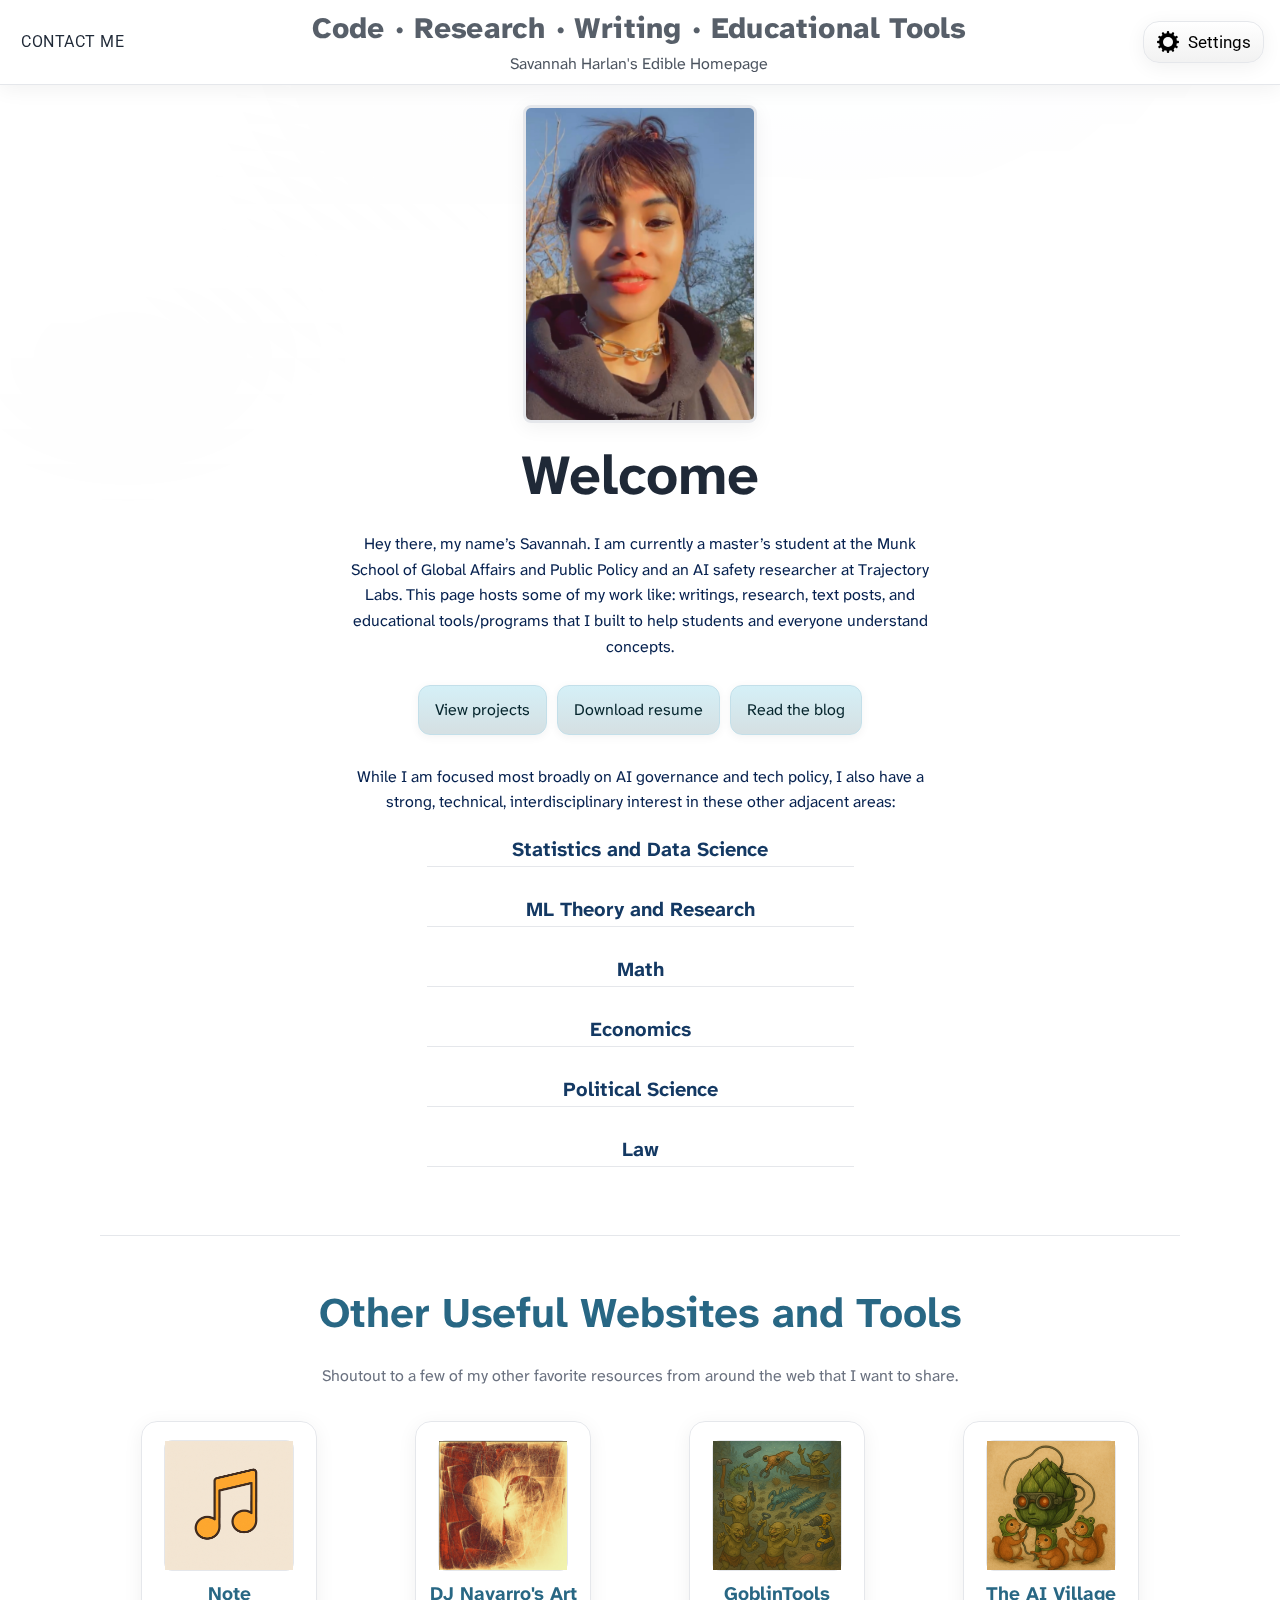
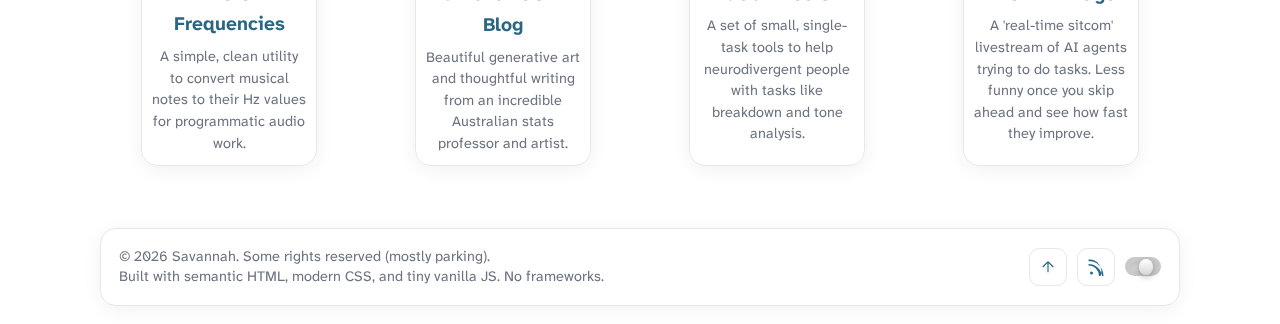
<file: index.html>
<!doctype html>
<html lang="en" data-theme="auto">
<head>
  <meta charset="utf-8" />
  <meta name="viewport" content="width=device-width, initial-scale=1" />
  <title>Savannah's Wikipedia Competitor</title>
  <meta name="description" content="Resume, code demos, and writing" />

  <!-- Fonts -->
  <link rel="preconnect" href="https://fonts.googleapis.com" />
  <link rel="preconnect" href="https://fonts.gstatic.com" crossorigin />
  <link href="https://fonts.googleapis.com/css2?family=Atkinson+Hyperlegible+Next:ital,opsz,wght@0,14..32,400..900;1,14..32,400..900&family=Atkinson+Hyperlegible:ital,wght@0,400;0,700;1,400;1,700&display=swap" rel="stylesheet">
  <link href="https://fonts.googleapis.com/css2?family=Roboto:wght@300;400&display=swap" rel="stylesheet">

  <!-- Styles -->
  <link rel="stylesheet" href="styles.css">

  <!-- Script -->
  <script src="script.js" defer></script>
</head>
<body>
  <div class="page-bg" aria-hidden="true"></div>
  <a class="skip" href="#main">Skip to content</a>

  <header class="site">
    <div class="container header">
      <div class="header-left">
        <details class="contact" id="contactDetails">
          <summary aria-controls="contactPanel" aria-expanded="false" data-tone data-tone-freq="783.99">Contact me</summary>
          <div id="contactPanel" class="contact-panel" role="region" aria-label="Contact information">
            <div class="muted" style="margin-bottom:8px">I'm reachable via:</div>
            <a href="mailto:saviharlan@gmail.com" class="contact-link" data-tone>
              <svg width="16" height="16" viewBox="0 0 24 24" fill="none" aria-hidden="true"><path d="M4 6h16v12H4z" stroke="currentColor" stroke-width="1.5"/><path d="m4 7 8 6 8-6" stroke="currentColor" stroke-width="1.5" fill="none"/></svg>
              saviharlan@gmail.com
            </a>
            <div>
            <a href="https://github.com/softvibesonly" target="_blank" rel="noopener" class="contact-link" data-tone>
              <svg width="16" height="16" viewBox="0 0 24 24" fill="none" aria-hidden="true"><path d="M12 .5A11.5 11.5 0 0 0 .5 12c0 5.08 3.29 9.38 7.86 10.9.58.1.8-.26.8-.57v-2c-3.2.72-3.87-1.37-3.87-1.37-.53-1.36-1.3-1.72-1.3-1.72-1.06-.72.08-.71.08-.71 1.17.08 1.79 1.22 1.79 1.22 1.04 1.78 2.74 1.26 3.41.96.1-.75.41-1.26.75-1.55-2.55-.29-5.23-1.28-5.23-5.7 0-1.26.45-2.3 1.2-3.11-.12-.29-.52-1.47.11-3.06 0 0 .98-.31 3.2 1.19A11.1 11.1 0 0 1 12 6.8c.99 0 2-.13 2.94-.38 2.22-1.5 3.2-1.19 3.2-1.19.63 1.59.23 2.77.11 3.06.75.81 1.2 1.85 1.2 3.1 0 4.44-2.69 5.41-5.25 5.69.42.36.8 1.07.8 2.17v3.22c0 .31.21.68.82.56A11.5 11.5 0 0 0 23.5 12 11.5 11.5 0 0 0 12 .5Z" fill="currentColor"/></svg>
              GitHub
            </a>
          </div>
            <a href="https://www.linkedin.com/in/your-handle" target="_blank" rel="noopener" class="contact-link" data-tone>
              <svg width="16" height="16" viewBox="0 0 24 24" fill="none" aria-hidden="true"><circle cx="4.5" cy="4.5" r="2.5" stroke="currentColor"/><rect x="3" y="9" width="3" height="12" fill="currentColor"/><path d="M10 9h3v2.2c.5-1 1.8-2.2 3.9-2.2 3 0 4.1 1.9 4.1 5V21h-3v-6.2c0-1.9-.7-3-2.2-3-1.6 0-2.8 1.2-2.8 3.4V21h-3V9Z" fill="currentColor"/></svg>
              LinkedIn
            </a>
            <div>
            <a href="https://flappybird.io/">
              <!-- Minimalist pigeon icon — 16x16, solid silhouette with eye cutout -->
            <svg xmlns="http://www.w3.org/2000/svg"
                width="16" height="16" viewBox="0 0 16 16"
                aria-hidden="true" role="img">
              <mask id="pigeon16_mask">
                <!-- White = visible; Black = transparent cutout -->
                <rect width="16" height="16" fill="black"/>
                <!-- Body (soft ellipse) -->
                <ellipse cx="7.6" cy="10.1" rx="5.2" ry="3.8" fill="white"/>
                <!-- Head -->
                <circle cx="11.4" cy="5.1" r="1.45" fill="white"/>
                <!-- Neck bridge (subtle thickening between head & body) -->
                <rect x="9.2" y="6.0" width="2.6" height="2.2" rx="1.1" fill="white"/>
                <!-- Beak (small wedge) -->
                <polygon points="12.9,5.2 12.05,5.6 12.05,4.8" fill="white"/>
                <!-- Tail (minimal fin) -->
                <polygon points="3.2,9.1 1.6,8.0 2.6,10.6" fill="white">
                <!-- Eye cutout -->
                <circle cx="11.2" cy="4.8" r="0.35" fill="black"/>
              </mask>

              <!-- Paint the silhouette in currentColor; mask defines the pigeon shape -->
              <rect width="16" height="16" fill="currentColor" mask="url(#pigeon16_mask)"/>
            </svg>
            Carrier Pigeon
            </a>
          </div>
          </div>
        </details>
      </div>

      <div class="header-mid">
        <div class="title" aria-live="polite">
          <h1>
            <a href="#home">Code · Research · Writing · Educational Tools</a>
          </h1>
          <div class="subtitle" title="Pending FDA Approval">Savannah Harlan's Edible Homepage</div>
        </div>
      </div>

      <div class="header-right">
        <div class="settings">
          <button class="settings-btn" id="settingsBtn" aria-haspopup="true" aria-expanded="false" data-tone>
          <!-- Perfectly symmetrical gear icon (12 teeth) 
           NOT EVEN GONNA LIE: GPT-5 HAD TO DO THIS AND THERE WAS NO WAY I COULD DO THIS MYSELF lmao did they fine-tune this girl on a million SVG training examples or what bc this is wild
      
          -->
          <svg
            xmlns="http://www.w3.org/2000/svg"
            width="24" height="24" viewBox="0 0 24 24"
            aria-hidden="true" role="img"
          >
            <!-- Mask defines the actual gear silhouette: outer ring + teeth, minus inner hole -->
            <mask id="gearMask12">
              <!-- White = visible | Black = cutout -->
              <!-- Outer body -->
              <circle cx="12" cy="12" r="9" fill="white"/>

              <!-- Teeth (12 identical rounded rectangles, rotated around the center) -->
              <g fill="white" transform="translate(12 12)">
                <!-- One tooth template at the top, then rotated in 30° steps -->
                <!-- Tooth geometry chosen for perfect symmetry and crisp rendering -->
                <rect x="-1.2" y="-11" width="2.4" height="4" rx="1"/>
                <rect x="-1.2" y="-11" width="2.4" height="4" rx="1" transform="rotate(30)"/>
                <rect x="-1.2" y="-11" width="2.4" height="4" rx="1" transform="rotate(60)"/>
                <rect x="-1.2" y="-11" width="2.4" height="4" rx="1" transform="rotate(90)"/>
                <rect x="-1.2" y="-11" width="2.4" height="4" rx="1" transform="rotate(120)"/>
                <rect x="-1.2" y="-11" width="2.4" height="4" rx="1" transform="rotate(150)"/>
                <rect x="-1.2" y="-11" width="2.4" height="4" rx="1" transform="rotate(180)"/>
                <rect x="-1.2" y="-11" width="2.4" height="4" rx="1" transform="rotate(210)"/>
                <rect x="-1.2" y="-11" width="2.4" height="4" rx="1" transform="rotate(240)"/>
                <rect x="-1.2" y="-11" width="2.4" height="4" rx="1" transform="rotate(270)"/>
                <rect x="-1.2" y="-11" width="2.4" height="4" rx="1" transform="rotate(300)"/>
                <rect x="-1.2" y="-11" width="2.4" height="4" rx="1" transform="rotate(330)"/>
              </g>

              <!-- Inner hole (cutout) -->
              <circle cx="12" cy="12" r="5" fill="black"/>
            </mask>

            <!-- Paint the gear in currentColor; mask punches the exact silhouette -->
            <rect width="24" height="24" fill="currentColor" mask="url(#gearMask12)"/>
          </svg>
            <span class="label">Settings</span>
          </button>
          <div class="menu" id="settingsMenu" role="menu" aria-label="Settings menu">
            <div id="pagesGroup"></div>
            <div class="group" aria-label="Preferences">
              <button class="menuitem" id="muteBtn" role="menuitemcheckbox" aria-checked="false">🔈 UI sounds</button>
              <button class="menuitem" id="motionBtn" role="menuitemcheckbox" aria-checked="false">✨ Motion effects</button>
              <div style="display:flex; align-items:center; justify-content:space-between; gap:10px; padding:8px 10px;">
                <span>Theme</span>
                <div style="display:flex; gap:6px;">
                  <button class="menuitem" data-theme-opt="auto">Auto</button>
                  <button class="menuitem" data-theme-opt="light">Light</button>
                  <button class="menuitem" data-theme-opt="dark">Dark</button>
                </div>
              </div>
            </div>
          </div>
        </div>
      </div>
    </div>
  </header>

  <main id="main" class="container">
    <section id="home">
      <img src="assets/images/profile-photo.jpg" alt="A photo of Savannah" class="profile-photo">
      <h2>Welcome</h2>
      <p class="home-text">Hey there, my name’s Savannah. I am currently a master’s student at the Munk School of Global Affairs and Public Policy and an AI safety researcher at Trajectory Labs. This page hosts some of my work like: writings, research, text posts, and educational tools/programs that I built to help students and everyone understand concepts.</p>
      <div style="display:flex; gap:10px; flex-wrap:wrap; margin-top:10px;">
        <a href="#projects" class="btn" data-tone>View projects</a>
        <a href="#resume" class="btn" data-tone>Download resume</a>
        <a href="#blog" class="btn" data-tone>Read the blog</a>
      </div>
      <div class="interest-list-container">
        <p class="home-text">While I am focused most broadly on AI governance and tech policy, I also have a strong, technical, interdisciplinary interest in these other adjacent areas:</p>

        <div class="interest-list">

          <div class="interest-category reveal-on-scroll">
            <h3>Statistics and Data Science</h3>
            <ul class="interest-details">
              <li>Data analysis and visualization</li>
              <li>Statistical Inference and Model Building (MLE, MAP)</li>
              <li>Predictive modeling and Uncertainty Quantification</li>
              <li>Conjugate priors, predictive distributions, Monte Carlo</li>
            </ul>
          </div>

          <div class="interest-category reveal-on-scroll">
            <h3>ML Theory and Research</h3>
            <ul class="interest-details">
              <li>Alignment and Safety</li>
              <li>Mechanistic Interpretability</li>
              <li>Scaling Laws and Forecasting</li>
              <li>Bayesian Learning (incl. PAC-Bayes)</li>
              <li>Synthetic Data</li>
            </ul>
          </div>

          <div class="interest-category reveal-on-scroll">
            <h3>Math</h3>
            <ul class="interest-details">
              <li>Mathematical Optimization and Numerical Methods</li>
              <li>Linear Algebra</li>
              <li>Calculus of Optimization</li>
            </ul>
          </div>

          <div class="interest-category reveal-on-scroll">
            <h3>Economics</h3>
            <ul class="interest-details">
              <li>Welfare Analysis (unemployment, universal basic income)</li>
              <li>Macroeconomics</li>
              <li>Labour Economics (automation impacts, wage stability)</li>
            </ul>
          </div>

          <div class="interest-category reveal-on-scroll">
            <h3>Political Science</h3>
            <ul class="interest-details">
              <li>Power Structures and Hierarchy</li>
              <li>Political Economy</li>
              <li>Electoral and Governance systems</li>
            </ul>
          </div>

          <div class="interest-category reveal-on-scroll">
            <h3>Law</h3>
            <ul class="interest-details">
              <li>Intellectual Property Law</li>
              <li>Constitutional Law</li>
              <li>Legal Theory/Legal Studies</li>
            </ul>
          </div>
        </div>
      </div>


    </section>

    <section id="resume">
      <h2>Resume</h2>
      <p class="muted">Put your <span class="kbd">assets/resume.pdf</span> in the repo and update the link below.</p>
      <p><a class="btn" href="assets/resume.pdf" target="_blank" rel="noopener" data-tone>Open PDF</a></p>
      <details>
        <summary class="pill" style="cursor:pointer">Inline preview (optional)</summary>
        <div style="margin-top:12px; border:1px solid var(--border); border-radius:12px; overflow:hidden; aspect-ratio: 16/10; background: color-mix(in oklab, var(--bg) 95%, transparent);">
          <object data="assets/resume.pdf" type="application/pdf" width="100%" height="100%">
            <p>Your browser couldn't display the PDF. This is probably for the best. <a href="assets/resume.pdf">Download instead</a>.</p>
          </object>
        </div>
      </details>
    </section>

    <section id="projects">
      <h2>Projects & Demos</h2>
      <p class="lead">A few of the cool projects, demos, and interactive programs I've built and/or am working on. Please try them out and let me know what you think! Send me an email if you ever find any bugs or just think up a cool way to make them better (but also some of these are still works in progress)</p>
      <div class="grid" id="projectsGrid"></div>
    </section>

    <section id="blog">
      <h2>Blog and Papers</h2>
      <p class="lead">Thoughts on ML, philosophy, cognitive science, and anything interesting</p>
      <div id="posts"></div>
    </section>

    <section id="contact">
      <h2>Contact</h2>
      <p>Email is best. I'm also on GitHub and LinkedIn.</p>
      <p>
        <a href="mailto:saviharlan@gmail.com" class="btn" data-tone>Email me</a>
        <a href="https://github.com/softvibesonly" target="_blank" rel="noopener" class="btn" data-tone>GitHub</a>
        <a href="https://www.linkedin.com/in/username" target="_blank" rel="noopener" class="btn" data-tone>LinkedIn</a>
      </p>
    </section>


    <section id="useful-tools">
      <h2 class="useful-tools-title">Other Useful Websites and Tools</h2>
      <p class="useful-tools-subtitle" style="margin-bottom: 32px;">Shoutout to a few of my other favorite resources from around the web that I want to share.</p>
      
      <div class="grid" id="toolsGrid">
        
        <!-- Tool 1: Note Frequencies -->
        <a href="https://muted.io/note-frequencies/" target="_blank" rel="noopener" class="card tool-card">
          <div class="tool-icon-box">
            <!-- SVG icon will go here -->
             <img src="assets/images/note-frequencies-site-card.png" alt="Musical note and waveform icon">
          </div>
          <h3 class="other-websites-title">Note Frequencies</h3>
          <p class="muted">A simple, clean utility to convert musical notes to their Hz values for programmatic audio work.</p>
        </a>

        <!-- Tool 2: Danielle Navarro's Blog -->
        <a href="https://blog.djnavarro.net/" target="_blank" rel="noopener" class="card tool-card">
          <div class="tool-icon-box">
            <!-- SVG icon will go here -->
             <img src="assets/images/danielle-navaro-artblog-card.png" alt="Programmatically generated art by DJ Navarro.">
          </div>
          <h3 class="other-websites-title">DJ Navarro's Art Blog</h3>
          <p class="muted">Beautiful generative art and thoughtful writing from an incredible Australian stats professor and artist.</p>
        </a>
        
        <!-- Tool 3: GoblinTools -->
        <a href="https://goblin.tools/" target="_blank" rel="noopener" class="card tool-card">
          <div class="tool-icon-box">
            <!-- SVG icon will go here -->
             <img src="assets/images/goblintools-site-card.png" alt="A group of goblins raving in the precambrian period.">
          </div>
          <h3 class="other-websites-title">GoblinTools</h3>
          <p class="muted">A set of small, single-task tools to help neurodivergent people with tasks like breakdown and tone analysis.</p>
        </a>

        <!-- Tool 4: The AI Village -->
        <a href="https://theaidigest.org/village?day=9" class="card tool-card">
          <div class="tool-icon-box">
            <!-- SVG icon will go here -->
             <img src="assets/images/alexg28-github-site-card.png" alt="An artichoke from the future? I think?.">
          </div>
          <h3 class="other-websites-title">The AI Village</h3>
          <p class="muted">A 'real-time sitcom' livestream of AI agents trying to do tasks. Less funny once you skip ahead and see how fast they improve.</p>
        </a>

      </div>
    </section>

  </main>

  <footer class="container">
    <div class="grid">
      <div class="card" style="grid-column: span 12; display:flex; align-items:center; justify-content:space-between; gap:12px;">
        <div>
          <div class="muted">© <span id="year"></span> Savannah. Some rights reserved (mostly parking).</div>
          <div class="muted">Built with semantic HTML, modern CSS, and tiny vanilla JS. No frameworks.</div>
        </div>
        <div class="social" style="display:flex;align-items:center;gap:10px;">
          <div style="display:flex;align-items:center;gap:10px;">
            <a href="#home" aria-label="Go to top" data-tone>
              <svg width="18" height="18" viewBox="0 0 24 24" fill="none" aria-hidden="true"><path d="M12 19V5m0 0-7 7m7-7 7 7" stroke="currentColor" stroke-width="1.5"/></svg>
            </a>
            <a href="/rss.xml" aria-label="RSS" data-tone>
              <svg width="18" height="18" viewBox="0 0 24 24" fill="none" aria-hidden="true"><path d="M6 18a2 2 0 1 0 0 4 2 2 0 0 0 0-4Zm-4-8a14 14 0 0 1 14 14h4A18 18 0 0 0 2 8Zm0-6a20 20 0 0 1 20 20h-4A16 16 0 0 0 2 2Z" fill="currentColor"/></svg>
            </a>
            <button id="themeToggle" class="toggle" aria-label="Toggle dark mode" title="Toggle dark mode" data-tone>
              <span class="knob" aria-hidden="true"></span>
            </button>
          </div>
        </div>
      </div>
    </div>
  </footer>
</body>
</html>
</file>
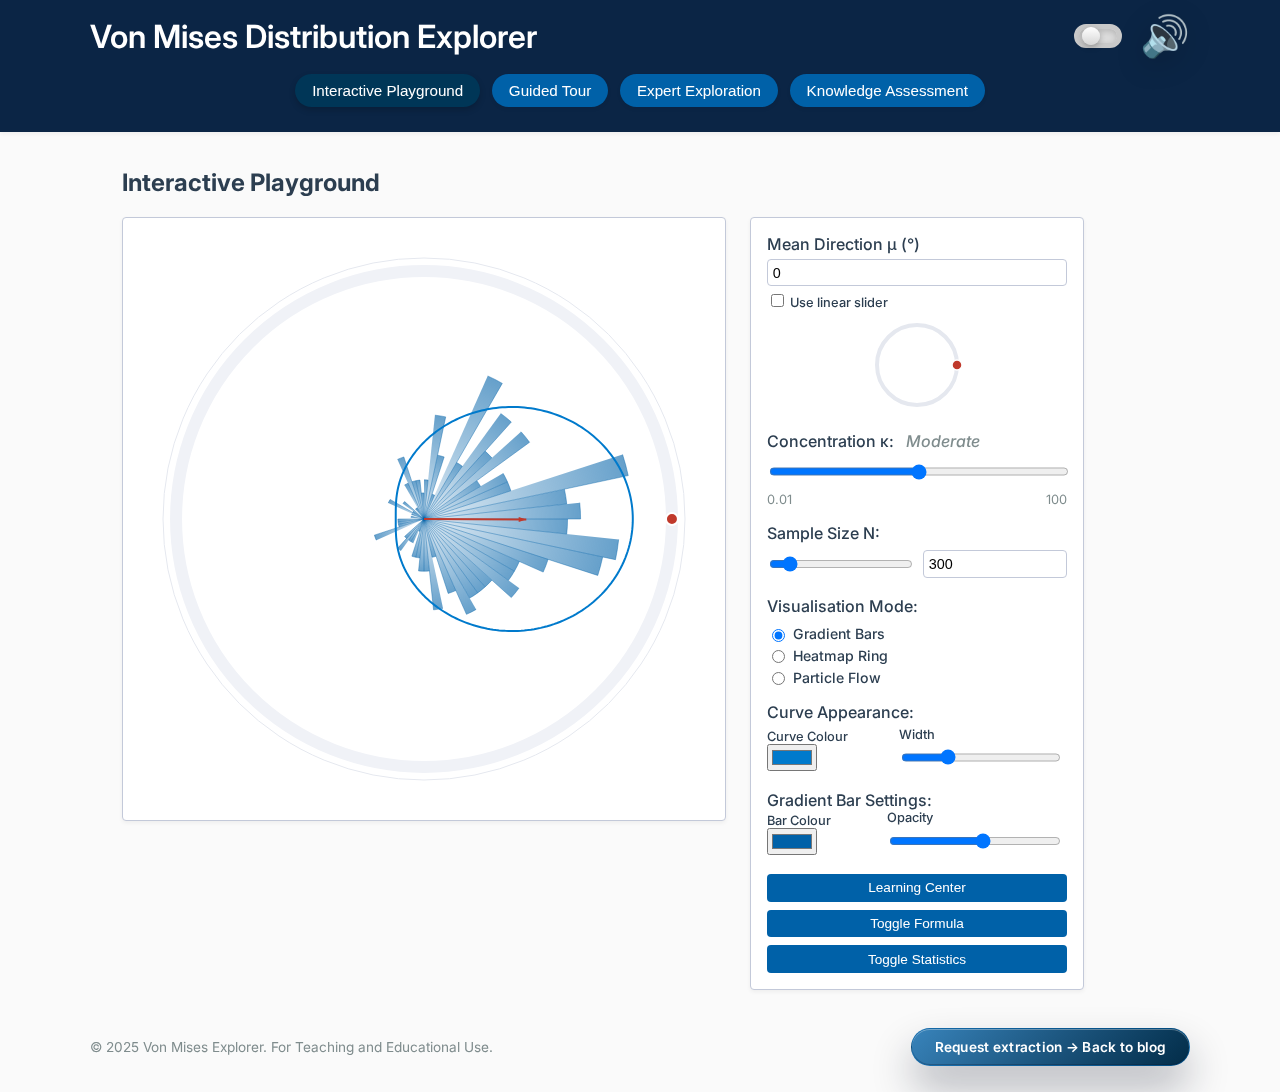
<file: von-mises-app-demo/index.html>
<!DOCTYPE html>
<!--
  Von Mises Distribution Explorer

  This application is a self‑contained web app designed to teach students
  everything from the basics of circular statistics to advanced concepts
  surrounding the von Mises distribution. The page is divided into four
  primary modules which can be switched via the navigation bar at the top.
  Each module contains interactive elements, mathematical explanations and
  exercises intended to foster a deep understanding of the material.

  The HTML markup defines the high‑level structure of the app. Styling is
  provided by `style.css` and all behaviour is implemented in `script.js`.
  Comments throughout these files describe the rationale behind design
  decisions and point out pedagogical choices.
-->
<html lang="en" data-theme="light">
<head>
  <meta charset="UTF-8" />
  <meta name="viewport" content="width=device-width, initial-scale=1.0" />
  <title>Von Mises Distribution Explorer</title>
  <!-- Import a modern sans‑serif font and KaTeX for math rendering. -->
  <link href="https://fonts.googleapis.com/css2?family=Inter:wght@400;600;700&display=swap" rel="stylesheet" />
  <!-- Universal math loader: loads local KaTeX with CDN fallback -->
  <script defer src="js/math-render.js" data-katex-base="vendor/katex/" data-math-scope="#von-mises-app"></script>
  <link rel="stylesheet" href="style.css" />
</head>
<body id="von-mises-app">
  <header class="app-header">
    <div class="header-top">
      <h1>Von Mises Distribution Explorer</h1>
      <div class="header-actions">
        <button id="themeToggle" class="toggle" type="button" aria-label="Flip dark mode">
          <span class="knob" aria-hidden="true"></span>
        </button>
        <span class="speaker-icon" aria-hidden="true">🔊</span>
      </div>
    </div>
    <!-- Main navigation. Each button toggles visibility of one module. -->
    <nav class="main-nav" aria-label="Primary Navigation">
      <button data-module="playground" class="nav-btn active">Interactive Playground</button>
      <button data-module="guided" class="nav-btn">Guided Tour</button>
      <button data-module="expert" class="nav-btn">Expert Exploration</button>
      <button data-module="assessment" class="nav-btn">Knowledge Assessment</button>
    </nav>
  </header>
  <main class="app-main">
    <!-- Module 1: Interactive Playground -->
    <section id="playground" class="module active">
      <h2>Interactive Playground</h2>
      <div class="playground-container">
        <!-- Canvas used to draw the polar plot, histogram and mean vector. -->
        <canvas id="plotCanvas" width="600" height="600" aria-label="Von Mises polar plot"></canvas>
        <div class="controls">
          <div class="control-group">
            <label for="muDegInput">Mean Direction μ (°)</label>
            <!-- Users can enter a value directly, drag the direction ring on the plot or use the sliders below. -->
            <input type="number" id="muDegInput" min="0" max="360" step="0.1" value="0" />
            <!-- Toggle linear slider: when checked the linear slider below is enabled -->
            <div class="input-row">
              <label for="muLinearToggle" style="font-size: 0.8rem;">
                <input type="checkbox" id="muLinearToggle" /> Use linear slider
              </label>
            </div>
          <input type="range" id="muDegSlider" min="0" max="360" step="0.1" value="0" disabled />
          <!-- Circular slider for μ: provides an intuitive ring inside the controls area.
               Users can drag the handle around to set μ. The canvas below operates similarly
               to the main plot’s direction ring but on a smaller scale. -->
          <canvas id="muCircularSlider" width="120" height="120" aria-label="Circular μ slider"></canvas>
          </div>
          <div class="control-group">
            <label for="kappaSlider">Concentration κ:
              <span id="kappaDescriptor" class="descriptor">Broad</span>
            </label>
            <!-- Logarithmic slider for κ spanning 0.01 to 100 (exponent −2 to 2). -->
            <input type="range" id="kappaSlider" min="-2" max="2" step="0.01" value="0" />
            <div class="kappa-values">
              <span>0.01</span>
              <span>100</span>
            </div>
          </div>
          <div class="control-group">
            <label for="sampleSize">Sample Size N:</label>
            <div class="input-row">
              <input type="range" id="sampleSizeSlider" min="1" max="5000" step="1" value="300" />
              <input type="number" id="sampleSizeInput" min="1" max="5000" value="300" />
            </div>
          </div>
          <div class="control-group">
            <label>Visualisation Mode:</label>
            <div class="vis-options">
              <label><input type="radio" name="visMode" id="visGradient" value="gradient" checked /> Gradient Bars</label>
              <label><input type="radio" name="visMode" id="visHeatmap" value="heatmap" /> Heatmap Ring</label>
              <label><input type="radio" name="visMode" id="visParticles" value="particles" /> Particle Flow</label>
            </div>
          </div>

          <!-- Global customisation controls for the PDF curve and distribution parameters -->
          <div class="control-group">
            <label>Curve Appearance:</label>
            <div class="input-row">
              <label style="font-size: 0.8rem;">Curve&nbsp;Colour <input type="color" id="curveColor" value="#007acc" /></label>
              <label style="font-size: 0.8rem;">Width <input type="range" id="curveWidth" min="1" max="5" step="0.5" value="2" /></label>
            </div>
            <!-- Bessel order is fixed at 0 for a true von Mises density.  We remove the user control to prevent
                 conceptual errors. A description of I₀ is provided in the formula overlay below. -->
          </div>

          <!-- Controls specific to Gradient Bar mode -->
          <div class="control-group gradient-controls" style="display:none;">
            <label>Gradient Bar Settings:</label>
            <div class="input-row">
              <label style="font-size: 0.8rem;">Bar&nbsp;Colour <input type="color" id="barColor" value="#0061a8" /></label>
              <label style="font-size: 0.8rem;">Opacity <input type="range" id="barOpacity" min="0.1" max="1" step="0.05" value="0.6" /></label>
            </div>
          </div>

          <!-- Controls specific to Heatmap Ring mode -->
          <div class="control-group heatmap-controls" style="display:none;">
            <label>Heatmap Colour Scale:</label>
            <div class="input-row">
              <label style="font-size: 0.8rem;">Low&nbsp;Colour <input type="color" id="heatLowColor" value="#fff7cc" /></label>
              <label style="font-size: 0.8rem;">High&nbsp;Colour <input type="color" id="heatHighColor" value="#d73027" /></label>
            </div>
          </div>

          <!-- Controls specific to Particle Flow mode -->
          <div class="control-group particle-controls" style="display:none;">
            <label>Particle Settings:</label>
            <div class="input-row">
              <label style="font-size: 0.8rem;">Colour <input type="color" id="particleColor" value="#c03c3c" /></label>
              <label style="font-size: 0.8rem;">Size <input type="range" id="particleSize" min="1" max="8" step="0.5" value="3" /></label>
              <label style="font-size: 0.8rem;">Opacity <input type="range" id="particleOpacity" min="0.1" max="1" step="0.05" value="0.5" /></label>
            </div>
          </div>
          <div class="control-group toggle-group">
            <button id="toggleLearning" class="small-btn">Learning Center</button>
            <button id="toggleFormula" class="small-btn">Toggle Formula</button>
            <button id="toggleStats" class="small-btn">Toggle Statistics</button>
          </div>
        </div>
        <!-- Informational overlays hidden by default. -->
        <div id="formulaBox" class="playground-overlay" hidden>
          <div class="overlay-content">
            <button class="close-btn" id="closeFormula" aria-label="Close Formula">×</button>
            <h3>Von Mises Probability Density Function</h3>
            <!-- Render the PDF using KaTeX.  The display block keeps the formula centred and prominent. -->
            <div class="math-block">
              \[ f(\theta \mid \mu, \kappa) = \frac{\exp\bigl(\kappa \cos(\theta - \mu)\bigr)}{2\pi\,I_0(\kappa)} \]
            </div>
            <p>Here, \(\mu\) (mu) is the mean direction and \(\kappa\) (kappa) controls the concentration or spread.</p>
            <p>As \(\kappa \to 0\), \(I_0(\kappa)\to 1\) and the density tends toward the uniform distribution (or the circle's version of the uniform distribution).</p>
            <p>As \(\kappa\) becomes large, \(I_0(\kappa)\approx e^{\kappa}/\sqrt{2\pi\kappa}\), cancelling the exponential term in the numerator and ensuring the function remains properly normalised even for highly concentrated distributions.</p>
            <p>Multiplying the numerator by \(1/I_0(\kappa)\) exactly balances the increasing peak so that the integral over one full revolution is 1.</p>
            <h4>About the Bessel Function \(I_0(\kappa)\)</h4>
            <p>The denominator contains \(I_0(\kappa)\), a modified Bessel function of the first kind with order zero. Without this factor, the numerator’s exponential growth would cause the area under the curve to exceed one, which would make the function no longer a probability density.</p>
            <p>The modified Bessel functions arise in many physical problems involving circular/radial symmetry. The function \(I_0(\kappa)\) is defined by the series expansion shown below.</p>
            <div class="math-block">
              \[ I_0(\kappa) = \sum_{m=0}^{\infty} \frac{1}{(m!)^2} \left(\frac{\kappa}{2}\right)^{2m} \]
            </div>
            <br>
          </div>
        </div>
        <div id="summaryBox" class="playground-overlay" hidden>
          <div class="overlay-content">
            <button class="close-btn" id="closeSummary" aria-label="Close Summary">×</button>
            <h3>Sample Summary Statistics</h3>
            <h4>Mean Direction</h4>
            <p>The mean direction is the angle of the average vector obtained by summing up all the sample points as unit phasors and then taking the argument of that sum (A unit phasor is just a way of representing a direction as an arrow of length 1 pointing on a circle, like a compass needle that only shows you where, but not how far.) It answers the question: “in what direction do the observations tend to cluster?” A value near 90° means the data cluster around the southward direction (pointing down), whereas 270° would indicate a dominant north-pointing trend.</p>
            <p>
              Note: the origin (0°) is usually set to the positive part of the x-axis, aka straight to the right.
            </p>
            <p><span class="summary-label">Current estimate:</span> <span id="statMean">0°</span></p>
            <h4>Mean Resultant Length (R)</h4>
            <p>The mean resultant length \(R\) measures concentration. It is the length of the average vector divided by the number of observations. Values of \(R\) lie between 0 and 1. An \(R\) close to 1 means the sample points lie very close together on the circle (high consistency). An \(R\) near 0 means the sample points are almost uniformly spread (low concentration).</p>
            <p><span class="summary-label">Current estimate:</span> <span id="statLength">1.00</span></p>
            <h4>Circular Variance</h4>
            <p>Circular variance is defined as \(1 - R\). It provides an inverse measure of concentration: when \(R\) is high the variance is low and vice versa. A circular variance near 0 indicates tightly clustered observations. A variance near 1 corresponds to widely dispersed data, almost like a uniform distribution on the circle.</p>
            <p><span class="summary-label">Current estimate:</span> <span id="statVariance">0.00</span></p>
          </div>
        </div>
        <!-- Learning Center sidebar. Contains extensive lesson content guiding users from intuitive
             explanations to rigorous derivations. Hidden by default. -->
        <aside id="learningCenter" class="learning-center" hidden>
          <button id="closeLearning" class="close-btn" aria-label="Close Learning Center">×</button>
          <div class="learning-content">
            <h3>Intuitive Guide</h3>
            <p>Circular statistics arise whenever measurements wrap around a full turn, like when we're studying the time of day or compass direction. Imagine trying to average 350° and 10° on a linear scale. The average you'd get is 180° which is clearly wrong.</p>
            <p>
              Instead, think of the hands of a clock. The <em>mean direction</em>, μ, is where the weighted average of the hands points. The <em>concentration</em>, kappa (κ), measures how tightly the hands hug around μ:
            </p>
            <ul>
              <li>A high κ is like a spinner weighted on one side, almost always pointing the same way.</li>
              <li>A low κ is like a fair spinner with no preferred direction.</li>
            </ul>
            <p>As an intuitive example, consider birds migrating across continents. Each bird chooses a flight direction, but environmental noise causes some spread or variation.</p>
            <p>
              Their <strong>circular mean</strong> shows the prevailing migration route, while κ reflects how consistently they follow it. The <strong>mean resultant length</strong>, R, quantifies this consistency: R = 1 means all birds fly exactly the same way; an R near 0 means directions are scattered uniformly.
            </p>
            <p>Another analogy is the phase of a circadian cycle (e.g. time when you feel most alert), which wraps around every 24 hours. Computing the average phase from multiple people requires circular statistics. A tightly clustered distribution means most people have similar peak times.</p>
            <h3>Mathematical Deep Dive</h3>
            <p>The von Mises probability density function is given by the formula \[ f(\theta \mid \mu, \kappa) = \frac{\exp\bigl(\kappa \cos(\theta - \mu)\bigr)}{2\pi I_0(\kappa)}, \] where <span class="math-symbol">\(I_0\)</span> is the modified Bessel function of the first kind of order 0. As κ→0 the distribution approaches the uniform density 1/(2π); as κ→∞ it approximates a normal distribution on the line with variance 1/κ.</p>
            <p><strong>Mode, Mean and Median:</strong> For the von Mises distribution the mode, circular mean and median are all equal μ. This is because the density is symmetric about μ. The circular mean is defined via the vector sum of sample phasors: \(\bar{\theta} = \operatorname{atan2}\Bigl(\sum \sin\theta_i, \sum \cos\theta_i\Bigr)\). In the continuous case the mean direction maximises the expected cosine of deviations.</p>
            <p><strong>Circular Variance and Standard Deviation:</strong> The mean resultant length is \[ R = \left\|\frac{1}{n}\sum_{i=1}^n e^{i\theta_i}\right\|. \] and the circular variance is defined as \(1 - R\). A circular standard deviation can be defined analogously as: \[ \sigma_c = \sqrt{-2\ln R}. \]</p>
            <p><strong>Mean Resultant Length:</strong> In the von Mises distribution the mean resultant length satisfies \[ R(\kappa) = \frac{I_1(\kappa)}{I_0(\kappa)}, \] where \(I_1\) is the modified Bessel function of order 1. This relationship can be inverted numerically to estimate κ from data.</p>
            <p><strong>Trigonometric Moments:</strong> The m‑th characteristic function (trigonometric moment) of the von Mises distribution is \[ \phi_m = \frac{I_m(\kappa)}{I_0(\kappa)} e^{im\mu}, \] where \(I_m\) is the modified Bessel function of order m. These moments determine the shape of the distribution and appear in estimation and hypothesis testing.</p>
            <p><strong>Information Entropy:</strong> The differential entropy of the von Mises distribution is \[ H = -\int_0^{2\pi} f(\theta \mid \mu,\kappa) \ln f(\theta \mid \mu,\kappa)\,d\theta \] Substituting the PDF yields: \[ H = \ln\bigl(2\pi I_0(\kappa)\bigr) - \kappa \frac{I_1(\kappa)}{I_0(\kappa)} \] Entropy decreases as κ increases because the distribution becomes more concentrated. You can see this yourself by playing around with the parameters on this page.</p>
            <p><strong>Fisher Information:</strong> The Fisher information matrix for the parameters (μ, κ) is diagonal due to orthogonality. The information about μ is \(\mathcal{I}_{\mu\mu} = \kappa R(\kappa)\), while the information about κ involves derivatives of the Bessel functions. Explicitly, \[ \mathcal{I}_{\kappa\kappa} = 1 - \frac{I_2(\kappa)}{I_0(\kappa)} - \left(\frac{I_1(\kappa)}{I_0(\kappa)}\right)^2 \]</p>
            <p><strong>KL Divergence:</strong> The Kullback-Leibler divergence between two von Mises distributions \(f_1 = \mathrm{VM}(\mu_1,\kappa_1)\) and \(f_2 = \mathrm{VM}(\mu_2,\kappa_2)\) is \[ D_{\mathrm{KL}}(f_1\Vert f_2) = \ln \frac{I_0(\kappa_2)}{I_0(\kappa_1)} + \kappa_1 R(\kappa_1) - \kappa_2 R(\kappa_2) + \kappa_2 \cos(\mu_1 - \mu_2) \] The divergence quantifies how distinguishable two von Mises distributions are.</p>
            <p><strong>Expected Shortfall:</strong> In a circular context, the expected shortfall can be defined relative to an angular threshold. For example, the expected deviation beyond an angular region around μ can be computed by integrating the tail of the von Mises PDF. This concept is useful when extreme deviations (e.g. wind coming from an unexpected sector) matter more than typical variability.</p>
            <!-- deep expansion placeholder for test -->
            <!--
          <div class="deep-expansion">
              <p>All of these technical results rest upon properties of modified Bessel functions and circular geometry. In the non‑technical explanation above we built intuition using spinners, clocks and migration. Here, each formula formalises a corresponding intuition: R measures concentration (how long the spinner stays near one angle), the entropy quantifies unpredictability, and the Fisher information determines how precisely we can estimate parameters from finite samples.</p>
              <h4>Mean Resultant Length (R)</h4>
              <p>The mean resultant length quantifies the degree of clustering about the mean direction. Starting from the sample resultant vector \(\mathbf{R} = \sum_{i=1}^n (\cos \theta_i, \sin \theta_i)\) and its length \(R = \|\mathbf{R}\|/n\), we derive the population counterpart by computing the expected value of \(\cos(\theta - \mu)\) under the von Mises density. A change of variables \(\phi = \theta - \mu\) and recognition of the modified Bessel function of the first kind leads to the celebrated identity \[ R(\kappa) = \frac{I_1(\kappa)}{I_0(\kappa)} \] This ratio increases smoothly from 0 to 1 as \(\kappa\) grows, providing a direct link between concentration and mean resultant length.</p>
              <p>To invert the relationship and estimate \(\kappa\) from an observed \(R\), iterative numerical methods such as Newton-Raphson are typically employed. The derivation above clarifies why larger observed \(R\) values correspond to larger concentration parameters.</p>
              <h4>Trigonometric Moments</h4>
              <p>The m‑th trigonometric moment (characteristic function) \(\phi_m = \mathbb{E}[e^{im(\theta-\mu)}]\) captures the periodic structure of a circular distribution. For the von Mises law, expanding the complex exponential and using symmetry shows that only the cosine component survives. This yields \[ \phi_m = \frac{I_m(\kappa)}{I_0(\kappa)} e^{im\mu}, \] where \(I_m\) denotes the modified Bessel function of order \(m\). The first moment reduces to \(R(\kappa)e^{i\mu}\), while higher moments encode information about spread and tail behaviour.</p>
              <p>Understanding these moments is essential for deriving estimators and test statistics in directional statistics. For example, the second moment influences measures of circular skewness and kurtosis, highlighting whether data cluster symmetrically around the mean direction or exhibit a heavier “tail” opposite \(\mu\).</p>
              <h4>Information Entropy</h4>
              <p>Entropy measures disorder. Substituting the von Mises PDF into the definition \(H = -\int f(\theta) \ln f(\theta) d\theta\) and noting that \(\int f(\theta) d\theta = 1\) and that \(\int \cos(\theta-\mu) f(\theta) d\theta = R(\kappa)\), one obtains after algebra \[ H = \ln\bigl(2\pi I_0(\kappa)\bigr) - \kappa \frac{I_1(\kappa)}{I_0(\kappa)} \] The entropy decreases as \(\kappa\) increases, reflecting greater predictability when directions cluster tightly.</p>
              <p>In applications ranging from biology to communications, entropy quantifies variability in timing, orientation or phase. Knowing how it depends on \(\kappa\) helps link observed variability to underlying physical or behavioural mechanisms.</p>
              <h4>Fisher Information</h4>
              <p>The Fisher information matrix summarises how much a sample tells us about parameters. Differentiating the log of the von Mises density with respect to \(\mu\) yields \(\partial \ln f / \partial \mu = \kappa \sin(\theta-\mu)\), whose expectation of the square leads, via trigonometric identities and integration, to an information element involving \(R(2\kappa)\). Differentiating with respect to \(\kappa\) gives an expression containing <!-- Wrap the trigonometric difference in KaTeX delimiters to ensure it typesets correctly. --> 
              <!-- \(\cos(\theta-\mu) - \frac{I_1(\kappa)}{I_0(\kappa)}\); squaring and integrating furnishes \[ \mathcal{I}_{\kappa\kappa} = 1 - \frac{I_2(\kappa)}{I_0(\kappa)} - \left(\frac{I_1(\kappa)}{I_0(\kappa)}\right)^2. \]</p>
              <p>These derivations underpin variance formulas for maximum likelihood estimators and inform how sample size and concentration affect estimation precision. They reveal, for example, that information about \(\mu\) increases with \(\kappa\), allowing more accurate determination of the mean direction when data are strongly clustered.</p>
              <h4>Kullback-Leibler Divergence</h4>
              <p>Comparing two von Mises distributions \(f_1 = \mathrm{VM}(\mu_1,\kappa_1)\) and \(f_2 = \mathrm{VM}(\mu_2,\kappa_2)\) leads to the expression for the KL divergence \[ D_{\mathrm{KL}}(f_1\Vert f_2) = \ln \frac{I_0(\kappa_2)}{I_0(\kappa_1)} + \kappa_1 R(\kappa_1) - \kappa_2 R(\kappa_2) + \kappa_2 \cos(\mu_1 - \mu_2). \] Each term arises naturally when substituting the PDFs into \(\int f_1 \ln(f_1/f_2) d\theta\) and collecting like factors. The cosine term penalises differences in mean direction, while the Bessel ratios reflect concentration mismatches. Only when \(\mu_1 = \mu_2\) and \(\kappa_1 = \kappa_2\) does the divergence vanish.</p>
              <p>KL divergence helps judge model fit and quantify how surprising one set of directional data is when evaluated under another model. In practise one might compare species’ migration patterns across years or evaluate how well theoretical models describe observed neural tuning curves.</p>
              <h4>Expected Shortfall</h4>
              <p>Beyond variance and entropy, risk analysis often cares about rare but severe deviations. For circular data, define a threshold angle \(\theta_c\) and consider the tail region \(|\theta - \mu| \ge \theta_c\). The expected shortfall is then \[ \mathrm{ES}(\theta_c) = \frac{\int_{|\theta-\mu| \ge \theta_c} |\theta - \mu| f(\theta \mid \mu,\kappa) d\theta}{\int_{|\theta-\mu| \ge \theta_c} f(\theta \mid \mu,\kappa) d\theta}, \] which generally requires numerical integration. The dependence on \(\kappa\) arises through both the numerator and the denominator: higher concentration reduces the tail probability but increases the relative magnitude of excursions when they occur.</p>
              <p>Expected shortfall is valuable in environmental and engineering contexts where extreme directions can cause outsized impacts, such as sudden shifts in wind or wave direction affecting structures. Understanding how concentration modulates these risks complements the more familiar measures of variance and entropy.</p>
            </div>
          </div>
-->
        </aside>
      </div>
    </section>
    <!-- Module 2: Guided Tour -->
    <section id="guided" class="module">
      <h2>Guided Tour</h2>
      <div class="tour">
        <!-- Steps are hidden/shown by the script. -->
        <div id="tourStep1" class="tour-step active">
          <h3>Step 1: What is Circular Data?</h3>
          <p>All data can be placed on a straight line. But not all data is going to make sense this way. Some observations, such as wind direction, time of day or animal movement, wrap around after a full turn. Traditional measures like the mean can fail on such data. For example, consider the numbers 350° and 10°. The arithmetic mean is 180°, but clearly both observations are clustered around 0°/360°.</p>
          <p>When dealing with circular data we must respect the wrap‑around nature of angles. Miscomputing the average wind direction can mean misaligning a turbine, reducing efficiency. Similarly, mis-estimating animal migration routes can make research much harder.</p>
          <!-- Interactive vector adder: adjust two vectors and observe linear vs circular averages -->
          <h4>Interactive Vector Adder</h4>
          <p>Drag the endpoints of the two vectors below to change their angles and lengths. The linear average simply averages the angles numerically, while the circular average adds the vectors and takes the resulting direction.</p>
          <canvas id="vectorCanvas" width="300" height="300"></canvas>
          <p><span class="summary-label">Linear mean:</span> <span id="linMeanDisplay">—</span>°, <span class="summary-label">Circular mean:</span> <span id="circMeanDisplay">—</span>°</p>
          <!-- Rotate to align game -->
          <h4>Rotate to Align</h4>
          <p>Rotate the ring below until the scattered points cluster as closely as possible around the top (0°). This illustrates aligning data before computing a mean.</p>
          <canvas id="rotateCanvas" width="300" height="300"></canvas>
          <input type="range" id="rotateSlider" min="0" max="360" value="0" />
          <p><span class="summary-label">Alignment measure:</span> <span id="alignScore">0.00</span></p>
          <!-- Original average problem -->
          <div class="interactive-problem">
            <p><strong>Intuition Check:</strong> What is the correct circular mean of 350° and 10°? Enter your answer below.</p>
            <input type="number" id="avgInput" placeholder="Answer in degrees" />
            <button id="avgCheck" class="small-btn">Check Answer</button>
            <span id="avgFeedback" class="feedback"></span>
          </div>
          <!-- Mini quiz with two questions -->
          <div class="quiz">
            <h4>Mini Quiz</h4>
            <p>1. Which of the following is a correct example of circular data?</p>
            <label><input type="radio" name="quiz1" value="a" /> Height of students in a class</label><br />
            <label><input type="radio" name="quiz1" value="b" /> Time of day when traffic peaks</label><br />
            <label><input type="radio" name="quiz1" value="c" /> GDP growth rate</label>
            <p>2. If data are uniformly distributed around the circle, what is κ likely to be?</p>
            <label><input type="radio" name="quiz2" value="a" /> Very small</label><br />
            <label><input type="radio" name="quiz2" value="b" /> Around 1</label><br />
            <label><input type="radio" name="quiz2" value="c" /> Very large</label>
            <br />
            <button id="quizSubmit" class="small-btn">Submit Answers</button>
            <span id="quizFeedback" class="feedback"></span>
          </div>
          <div class="step-nav">
            <button id="next1" class="small-btn">Next</button>
          </div>
        </div>
        <div id="tourStep2" class="tour-step">
          <h3>Step 2: The Mean Direction (μ)</h3>
          <p>The mean direction is the point on the circle around which observations cluster. Use the handle on the circle (the red dot) below to adjust μ and see how it changes the distribution's peak.</p>
          <canvas id="tourCanvas1" width="400" height="400"></canvas>
          <!-- Center of Mass Sandbox: allows learners to build the concept of mean direction by placing points around the circle and watching the resulting mean vector move. -->
          <div class="mean-sandbox">
            <h4>Center of Mass Sandbox</h4>
            <p>Click anywhere on the circle below to add data points. Each point represents an observation on the circumference. The red arrow shows the circular mean of your points. As you add more points, watch how the arrow (mean direction) shifts to balance them.</p>
            <canvas id="sandboxCanvas" width="300" height="300"></canvas>
            <button id="sandboxClear" class="small-btn">Clear Points</button>
          </div>
          <!-- Bimodal challenge: toggles a pre‑defined bimodal distribution to illustrate how the mean can be misleading in multimodal data. -->
          <div class="bimodal-challenge">
            <h4>Bimodal Challenge</h4>
            <p>Some datasets have two dominant directions. Activate the bimodal example to see how the mean points between two peaks, illustrating that the circular mean may not always represent a dominant mode.</p>
            <!-- Dedicated canvas for the bimodal challenge.  The bimodal sample will be drawn here without
                 affecting other plots. -->
            <canvas id="bimodalChallengeCanvas" width="300" height="300"></canvas>
            <button id="bimodalToggle" class="small-btn">Activate Bimodal Example</button>
          </div>
          <div class="step-nav">
            <button id="prev2" class="small-btn">Back</button>
            <button id="next2" class="small-btn">Next</button>
          </div>
        </div>
        <div id="tourStep3" class="tour-step">
          <h3>Step 3: Concentration (κ)</h3>
          <p>The concentration parameter, κ, controls how sharply the distribution peaks around μ. A small κ results in a nearly flat distribution (uniform), while a large κ produces a narrow spike. Experiment with κ using the slider.</p>
          <canvas id="tourCanvas2" width="400" height="400"></canvas>
          <input type="range" id="tourKappa" min="0.01" max="20" step="0.01" value="1" />
          <label id="tourKappaLabel">κ = 1.00</label>
          <!-- Side‑by‑side comparison of concentration levels. These three plots stay synchronised with the main κ slider and show how low, medium and high concentration change the distribution shape. -->
          <div class="kappa-comparison">
            <h4>Concentration Comparison</h4>
            <p>Below are three fixed κ levels relative to a given μ. Observe how the spread narrows as κ increases.</p>
            <div class="kappa-row">
              <div class="kappa-case">
                <canvas id="kappaLow" width="180" height="180"></canvas>
                <div class="kappa-label">Low κ</div>
              </div>
              <div class="kappa-case">
                <canvas id="kappaMedium" width="180" height="180"></canvas>
                <div class="kappa-label">Medium κ</div>
              </div>
              <div class="kappa-case">
                <canvas id="kappaHigh" width="180" height="180"></canvas>
                <div class="kappa-label">High κ</div>
              </div>
            </div>
          </div>
          <!-- Plot showing the non‑linear relationship between κ and circular variance. The line updates as the slider moves. -->
          <div class="kappa-variance-plot">
            <h4>κ vs. Circular Variance</h4>
            <p>The red curve plots the formula \(1 - R(\kappa)\), where \(R(\kappa) = I_1(\kappa) / I_0(\kappa)\) is the mean resultant length of a von Mises sample. Use the κ slider to move the blue vertical marker. The numbers at the bottom of these paragraphs reports the exact variance around whatever point on the curve your mouse is hovering.</p>
            <p>Circular variance plays the role that variance does on a line: it measures how spread out the angles are around μ. When κ is close to zero the distribution is almost uniform, so the variance is high.</p>
            <p>As κ grows, the variance falls because the distribution concentrates. This chart gives you a bird’s-eye view of that relationship so you can see why increasing κ in the slider above or below (by pulling it up along the radius) tightens the cloud of angles.</p>
            <p id="kappaVarianceReadout" class="variance-readout"><span class="summary-label">κ:</span> <span id="kappaVarianceValue">1.00</span>, <span class="summary-label">Circular variance:</span> <span id="kappaVarianceResult">0.571</span></p>
            <canvas id="kappaVariancePlot" width="400" height="200"></canvas>
          </div>
          <!-- Spinner analogy visualiser. A spinner with a weight demonstrates how concentration affects the likelihood of landing near μ. -->
          <div class="spinner-analogy">
            <h4>Spinner Analogy</h4>
            <p>Imagine one of those wheel of fortune spinny things with a weight sliding along the pointer. The red weight always sits on the blue arm at μ = 0°. A larger κ makes the weight heavier and pulls it farther out, while a smaller κ keeps it tiny and close to the hub. Drag the weight or move the κ slider to feel how the mass shifts.</p>
            <p><strong>Intuition:</strong> the farther that weight sits from the center, the more torque it creates, meaning the spinner is biased toward landing near μ. That bias mirrors what κ does in the von Mises distribution: pushing probability mass toward the mean direction. When κ is small, the weight barely influences the pointer and the distribution stays almost uniform; when κ is large, the weight dominates and the angles cluster tightly around μ.</p>
            <canvas id="spinnerCanvas" width="200" height="200"></canvas>
          </div>
          <p>A small κ implies high unpredictability (uniform distribution) while a large κ implies certainty. The circular variance declines as κ grows, but not linearly.</p>
          <div class="step-nav">
            <button id="prev3" class="small-btn">Back</button>
            <button id="next3" class="small-btn">Next</button>
          </div>
        </div>
        <div id="tourStep4" class="tour-step">
          <h3>Step 4: Connecting to the Normal Distribution</h3>
          <p>For high κ, the von Mises distribution resembles a normal distribution when unrolled onto a line. Use the slider to increase κ and compare the circular and linear representations.</p>
          <div class="dual-plot">
            <canvas id="tourCanvas3" width="300" height="300"></canvas>
            <canvas id="tourCanvasLinear" width="300" height="300"></canvas>
          </div>
          <input type="range" id="tourKappa2" min="0.1" max="50" step="0.1" value="2" />
          <label id="tourKappa2Label">κ = 2.0</label>
          <!-- Additional controls for normal approximation -->
          <button id="unrollButton" class="small-btn">Unroll</button>
          <div class="overlay-normal-control">
            <label><input type="checkbox" id="overlayNormal" /> Overlay Normal PDF</label>
          </div>
          <div id="errorPlotContainer">
            <h4>Approximation Error</h4>
            <canvas id="approxErrorPlot" width="400" height="200"></canvas>
          </div>
          <p id="tour4Text">As κ increases, the unrolled von Mises density converges to a normal distribution with variance \(1/\kappa\). The plot above shows the approximation error across κ values. Checking the overlay will superimpose the normal PDF on the linear plot.</p>
          <div class="step-nav">
            <button id="prev4" class="small-btn">Back</button>
            <button id="finishTour" class="small-btn">Finish</button>
            <!-- Restart button allows learners to revisit the tour from the beginning without reloading the page. -->
            <button id="restartTour" class="small-btn">Restart Tour</button>
          </div>
        </div>
        <div id="tourCompletion" class="tour-step">
          <h3>Tour Complete</h3>
          <p>You have covered the basics of circular data, the mean direction and concentration, and how the von Mises distribution relates to the normal distribution. Continue exploring in the Interactive Playground or dive deeper in the Expert Exploration section.</p>
          <div class="step-nav">
            <button id="restartTourEnd" class="small-btn">Restart Tour</button>
          </div>
        </div>
      </div>
    </section>
    <!-- Module 3: Expert Exploration -->
    <section id="expert" class="module">
      <h2>Expert Exploration &amp; Applications</h2>
      <!-- Distribution Comparison Tool -->
      <div class="expert-section" id="comparisonSection">
        <h3>Distribution Comparison</h3>
        <p>Overlay a second circular distribution to explore differences in shape and concentration. Adjust the baseline von Mises parameters and tune the overlay to see how each model behaves.</p>
        <div class="comparison-container">
          <canvas id="comparisonCanvas" width="500" height="500"></canvas>
          <div class="comp-controls">
            <div class="comp-block">
              <h4>Von Mises baseline</h4>
              <div class="comp-slider-group">
                <label for="compMuSlider">μ (degrees)</label>
                <input type="range" id="compMuSlider" min="0" max="360" step="1" value="0" />
                <input type="number" id="compMuInput" min="0" max="360" step="1" value="0" />
              </div>
              <div class="comp-slider-group">
                <label for="compKappaSlider">κ (concentration)</label>
                <input type="range" id="compKappaSlider" min="0.01" max="20" step="0.01" value="1" />
                <input type="number" id="compKappaInput" min="0.01" max="20" step="0.01" value="1" />
              </div>
            </div>
            <div class="comp-block">
              <h4>Overlay distribution</h4>
              <label for="compDistType">Type</label>
              <select id="compDistType">
                <option value="none">None</option>
                <option value="wrappedNormal">Wrapped Normal</option>
                <option value="cardioid">Cardioid</option>
              </select>
              <div id="compParams" class="comp-param-groups"></div>
            </div>
            <p id="compSummary" class="comp-summary">Overlay disabled - only the von Mises baseline is shown.</p>
          </div>
        </div>
      </div>
      <!-- Parameter Estimation Sandbox -->
      <div class="expert-section" id="estimationSection">
        <h3>Parameter Estimation Sandbox</h3>
        <p>Paste your own angular data (comma separated, degrees or radians) to estimate the von Mises parameters. The sample will be visualised and fit with the maximum likelihood estimates.</p>
        <textarea id="dataInput" rows="5" placeholder="Enter angles separated by commas"></textarea>
        <div class="input-row">
          <label for="dataUnits">Units:</label>
          <select id="dataUnits">
            <option value="degrees">Degrees</option>
            <option value="radians">Radians</option>
          </select>
          <button id="estimateBtn" class="small-btn">Estimate Parameters</button>
        </div>
        <div id="estimationResults" class="results" hidden>
          <p>Estimated μ: <span id="estMu"></span></p>
          <p>Estimated κ: <span id="estKappa"></span></p>
        </div>
        <canvas id="estimationCanvas" width="400" height="400"></canvas>
      </div>
      <!-- Real-World Datasets -->
      <div class="expert-section" id="datasetsSection">
        <h3>Made-Up (Plausibly Real-World) Datasets</h3>
        <p>Select a dataset to load, analyse and visualise. These datasets illustrate classic circular data problems.</p>
        <div class="dataset-list">
          <select id="datasetSelect">
            <option value="none">Choose a dataset…</option>
            <option value="turtles">Turtle Migration Directions</option>
            <option value="hospital">Hospital Admission Times</option>
            <option value="wind">Wind Directions</option>
            <option value="custom">Custom Example</option>
          </select>
          <button id="loadDataset" class="small-btn">Load Dataset</button>
        </div>
        <div id="datasetDescription" class="dataset-desc"></div>
        <div id="datasetResults" class="results" hidden>
          <p>Estimated μ: <span id="dsMu"></span></p>
          <p>Estimated κ: <span id="dsKappa"></span></p>
        </div>
        <canvas id="datasetCanvas" width="400" height="400"></canvas>
      </div>
    </section>
    <!-- Module 4: Knowledge Assessment -->
    <section id="assessment" class="module">
      <h2>Knowledge Assessment</h2>
      <!-- Progress tracker for assessment modes. Each span corresponds to a mode and will be marked complete once the user succeeds. -->
      <div id="assessmentProgress" class="progress-tracker">
        <span data-mode="guess" class="progress-item">Guess</span>
        <span data-mode="identify" class="progress-item">Identify</span>
        <span data-mode="outlier" class="progress-item">Outlier</span>
        <span data-mode="bimodal" class="progress-item">Bimodal</span>
        <span data-mode="hypothesis" class="progress-item">Hypothesis</span>
        <span data-mode="scenario" class="progress-item">Scenario</span>
        <span data-mode="estimation" class="progress-item">Estimation</span>
        <span data-mode="effectn" class="progress-item">Effect of N</span>
        <span data-mode="proof" class="progress-item">Proof</span>
        <span data-mode="ranking" class="progress-item">Ranking</span>
      </div>
      <!-- Guess the Parameters Game -->
      <div class="assessment-section" id="guessSection">
        <h3>Guess the Parameters</h3>
        <p>A von Mises distribution has been generated. Make a guess for μ and κ by adjusting the sliders below or typing a number into the text box to try and match what you think their true values should be. When you are ready to check your answer, press "Check Answer" to see how close you were.</p>
        <canvas id="guessCanvas" width="400" height="400"></canvas>
        <div class="guess-actions">
          <button id="generateGuess" class="small-btn">Generate New Challenge</button>
          <button id="checkGuess" class="small-btn">Check Answer</button>
        </div>
        <div class="guess-controls">
          <div class="guess-row">
            <label for="guessMuSlider">Your μ Guess (degrees):</label>
            <input type="range" id="guessMuSlider" min="0" max="360" step="0.1" value="0" />
            <input type="number" id="guessMuInput" min="0" max="360" step="0.1" value="0" />
          </div>
          <div class="guess-row">
            <label for="guessKappaSlider">Your κ Guess:</label>
            <input type="range" id="guessKappaSlider" min="0.01" max="30" step="0.01" value="1" />
            <input type="number" id="guessKappaInput" min="0.01" max="30" step="0.01" value="1" />
          </div>
        </div>
        <div id="guessFeedback" class="feedback"></div>
      </div>
      <!-- Identify the Distribution Game -->
      <!-- This one is kind of hard (I haven't figured out how to make it easier yet lmao) -->
      <div class="assessment-section" id="identifySection">
        <h3>Identify the Distribution</h3>
        <p>A dataset has been generated from one of several possible distributions. Inspect the histogram and statistics and choose the correct distribution.</p>
        <canvas id="identifyCanvas" width="400" height="400"></canvas>
        <div class="assessment-actions">
          <button id="generateIdentify" class="small-btn">Generate New Sample</button>
          <button id="checkIdentify" class="small-btn">Check Answer</button>
        </div>
        <div class="identify-controls">
          <label><input type="radio" name="identifyDist" value="vonmises" /> Von Mises</label>
          <label><input type="radio" name="identifyDist" value="wrappedNormal" /> Wrapped Normal</label>
          <label><input type="radio" name="identifyDist" value="wrappedCauchy" /> Wrapped Cauchy</label>
          <label><input type="radio" name="identifyDist" value="cardioid" /> Cardioid</label>
          <label><input type="radio" name="identifyDist" value="uniform" /> Uniform</label>
          <label><input type="radio" name="identifyDist" value="bimodal" /> Bimodal Mixture</label>
        </div>
        <div id="identifyFeedback" class="feedback"></div>
      </div>

      <!-- Outlier Detection -->
      <div class="assessment-section" id="outlierSection">
        <h3>Outlier Detection</h3>
        <p>Identify the outlier data points. Outliers here mean points whose angles differ greatly from the circular mean; think of readings that sit on the opposite side of the compass from everything else.</p>
        <p class="assessment-hint">The program labels an observation an outlier when it lies more than roughly 60–120° (depending on spread) away from the estimated mean direction. Click near a point to toggle it; points that you have selected will go red. After checking, true outliers are highlighted in orange so you can see what you missed.</p>
        <canvas id="outlierCanvas" width="400" height="400"></canvas>
        <p>Select potential outliers by clicking on them. When you have finished making your choices, press "Check Answer" to evaluate the result.</p>
        <div class="assessment-actions">
          <button id="generateOutlier" class="small-btn">Generate Sample</button>
          <button id="checkOutlier" class="small-btn">Check Answer</button>
        </div>
        <div id="outlierFeedback" class="feedback"></div>
      </div>

      <!-- Bimodal Fit Challenge -->
      <div class="assessment-section" id="bimodalSection">
        <h3>Bimodal Fit Challenge</h3>
        <p>A sample has been drawn from a mixture of two von Mises distributions. Use the controls below to fit both modes.</p>
        <canvas id="bimodalCanvas" width="400" height="400"></canvas>
        <div class="assessment-actions">
          <button id="generateBimodal" class="small-btn">Generate Sample</button>
          <button id="checkBimodal" class="small-btn">Check Answer</button>
        </div>
        <div class="bimodal-controls">
          <div class="bimodal-group">
            <h4>First Mode</h4>
            <label for="fitMu1Slider">μ₁ (°)</label>
            <input type="range" id="fitMu1Slider" min="0" max="360" step="1" value="0" />
            <input type="number" id="fitMu1Input" min="0" max="360" step="1" value="0" />
            <label for="fitKappa1Slider">κ₁</label>
            <input type="range" id="fitKappa1Slider" min="0.1" max="20" step="0.1" value="1" />
            <input type="number" id="fitKappa1Input" min="0.1" max="20" step="0.1" value="1" />
          </div>
          <div class="bimodal-group">
            <h4>Second Mode</h4>
            <label for="fitMu2Slider">μ₂ (°)</label>
            <input type="range" id="fitMu2Slider" min="0" max="360" step="1" value="180" />
            <input type="number" id="fitMu2Input" min="0" max="360" step="1" value="180" />
            <label for="fitKappa2Slider">κ₂</label>
            <input type="range" id="fitKappa2Slider" min="0.1" max="20" step="0.1" value="1" />
            <input type="number" id="fitKappa2Input" min="0.1" max="20" step="0.1" value="1" />
          </div>
        </div>
        <div id="bimodalFeedback" class="feedback"></div>
      </div>

      <!-- Hypothesis Testing -->
      <div class="assessment-section" id="hypothesisSection">
        <h3>Hypothesis Testing</h3>
        <p>Two datasets have been generated. Determine whether their mean directions differ significantly. The provided p-value comes from the Watson-Williams test.</p>
        <div class="dual-plot">
          <canvas id="hypothesisCanvasA" width="250" height="250"></canvas>
          <canvas id="hypothesisCanvasB" width="250" height="250"></canvas>
        </div>
        <p>p-value: <span id="wwPValue">—</span></p>
        <div class="assessment-actions">
          <button id="generateHypothesis" class="small-btn">Generate Data</button>
          <button id="checkHypothesis" class="small-btn">Check Answer</button>
        </div>
        <div class="hypothesis-controls">
          <label><input type="radio" name="hypothesisDecision" value="reject" /> Reject null hypothesis</label>
          <label><input type="radio" name="hypothesisDecision" value="fail" /> Fail to reject</label>
        </div>
        <div id="hypothesisFeedback" class="feedback"></div>
      </div>

      <!-- Real‑World Scenarios -->
      <div class="assessment-section" id="scenarioSection">
        <h3>Real‑World Scenarios</h3>
        <p>A scenario will be described. Choose which of the three plots best matches the data.</p>
        <p id="scenarioText">—</p>
        <div class="scenario-plots">
          <canvas id="scenarioPlot1" width="220" height="220"></canvas>
          <canvas id="scenarioPlot2" width="220" height="220"></canvas>
          <canvas id="scenarioPlot3" width="220" height="220"></canvas>
        </div>
        <div class="assessment-actions">
          <button id="generateScenario" class="small-btn">New Scenario</button>
          <button id="checkScenario" class="small-btn">Check Answer</button>
        </div>
        <div class="scenario-controls">
          <label><input type="radio" name="scenarioChoice" value="1" /> Plot 1</label>
          <label><input type="radio" name="scenarioChoice" value="2" /> Plot 2</label>
          <label><input type="radio" name="scenarioChoice" value="3" /> Plot 3</label>
        </div>
        <div id="scenarioFeedback" class="feedback"></div>
      </div>

      <!-- Parameter Estimation Challenge (temporarily disabled)
      <div class="assessment-section" id="estimationSection2">
        <h3>Parameter Estimation Challenge</h3>
        <p>Below is a list of 50 angles (degrees). Estimate the mean direction μ and concentration κ without using the built‑in estimator. A quick polar sketch is shown to help you reason about the cluster before submitting your estimates.</p>
        <button id="generateEstimateChallenge" class="small-btn">Generate Data</button>
        <div class="estimate-challenge-grid">
          <pre id="estimateChallengeData" class="dataset-desc">—</pre> <canvas id="estimateChallengePlot" width="260" height="260" aria-label="Scatter of challenge angles"></canvas> </div> <div class="input-row"> <label>μ estimate (°): <input type="number" id="estChallengeMu" /></label> <label>κ estimate: <input type="number" id="estChallengeKappa" /></label> <button id="checkEstimateChallenge" class="small-btn">Check Answer</button> </div> <div id="estimateChallengeFeedback" class="feedback"></div> </div> --> <!-- Effect of Sample Size --> <div class="assessment-section" id="effectNSection"> <h3>Concentration vs. Sample Size</h3> <p>Two samples come from different von Mises distributions. One has many observations but a broad spread; the other has fewer observations but is tightly clustered. Which sample gives the more reliable mean direction?</p>
        <div class="dual-plot">
          <div class="effectn-panel">
            <canvas id="effectNSampleA" width="250" height="250"></canvas>
            <div class="effectn-meta" id="effectNMetaA">—</div>
          </div>
          <div class="effectn-panel">
            <canvas id="effectNSampleB" width="250" height="250"></canvas>
            <div class="effectn-meta" id="effectNMetaB">—</div>
          </div>
        </div>
        <p class="assessment-hint">Tip: the more reliable estimate balances both concentration (κ) and sample size (N). A small, sharply concentrated sample can rival or beat a large, diffuse one.</p>
        <div class="effectn-controls">
          <label><input type="radio" name="effectNChoice" value="A" /> Sample A</label>
          <label><input type="radio" name="effectNChoice" value="B" /> Sample B</label>
        </div>
        <div class="assessment-actions">
          <button id="generateEffectN" class="small-btn">Generate Pair</button>
          <button id="checkEffectN" class="small-btn">Check Answer</button>
        </div>
        <div id="effectNFeedback" class="feedback"></div>
      </div>

      <!-- Interactive Proof -->
      <div class="assessment-section" id="proofSection">
        <h3>Interactive Proof</h3>
        <p>This interactive proof guides you through the derivation of the mean resultant length <em>R(κ)</em> for the von Mises distribution.</p>
      <div class="proof-container">
        <div class="proof-start">
          <h4>Starting Point</h4>
          <p>The mean resultant length is defined by the magnitude of the expected unit phasor:</p>
          <p>\[ R = \left| \mathbb{E}\big[ e^{i(\Theta - \mu)} \big] \right|. \]</p>
        </div>
        <div class="proof-goal">
          <h4>Goal</h4>
          <p>Show that this simplifies to:</p>
          <p>\[ R(\kappa) = \frac{I_1(\kappa)}{I_0(\kappa)}. \]</p>
        </div>
        <div class="proof-context">
          <h4>Helpful Reminders</h4>
          <ul>
            <li><strong>Phasor:</strong> a point on the unit circle represented by \(e^{i\theta}\). Its real part is \(\cos\theta\) and imaginary part is \(\sin\theta\).</li>
            <li><strong>Unit phasor:</strong> a phasor with length 1. Averaging many unit phasors shows how concentrated the directions are.</li>
            <li><strong>Mean resultant length \(R\):</strong> the length of the average unit phasor. \(R=1\) means all angles agree; \(R=0\) means they are spread evenly.</li>
            <li><strong>Expected unit phasor:</strong> take the mean of \(e^{i(\Theta-\mu)}\) over the von Mises PDF. Its magnitude is \(R\).</li>
          </ul>
        </div>
        <!-- Step container dynamically filled by script -->
        <div id="proofSteps"></div>
        <div id="proofHistory" class="proof-history"></div>
        <div class="proof-controls">
          <button id="nextProofStep" class="small-btn">Next Step</button>
          <button id="hintBtn" class="small-btn">Hint</button>
          <button id="showFullProof" class="small-btn">Show Full Derivation</button>
        </div>
          <div id="proofHint" class="feedback"></div>
          <div id="fullProof" class="proof-full" hidden></div>
        </div>
      </div>

      <!-- Concentration Ranking -->
      <div class="assessment-section" id="rankingSection">
        <h3>Concentration Ranking</h3>
        <p>Four plots of von Mises distributions with different κ values are shown below. Select them in order from lowest to highest concentration by clicking them one after another.</p>
        <div id="rankingContainer" class="ranking-container">
          <canvas class="rankPlot" id="rankPlot1" width="180" height="180"></canvas>
          <canvas class="rankPlot" id="rankPlot2" width="180" height="180"></canvas>
          <canvas class="rankPlot" id="rankPlot3" width="180" height="180"></canvas>
          <canvas class="rankPlot" id="rankPlot4" width="180" height="180"></canvas>
        </div>
        <div class="assessment-actions">
          <button id="generateRanking" class="small-btn">Generate Plots</button>
          <button id="checkRanking" class="small-btn">Check Answer</button>
        </div>
        <div id="rankingFeedback" class="feedback"></div>
      </div>
    </section>
  </main>
  <footer class="app-footer">
    <div class="footer-inner">
      <p class="footer-meta">© 2025 Von Mises Explorer. For Teaching and Educational Use.</p>
      <a id="escapeLink" class="footer-link" href="../index.html#blog" data-hover="Authorized evacuation route">Let me ouuut → Return to polite society</a>
    </div>
  </footer>
  <script src="script.js"></script>
</body>
</html>
</file>
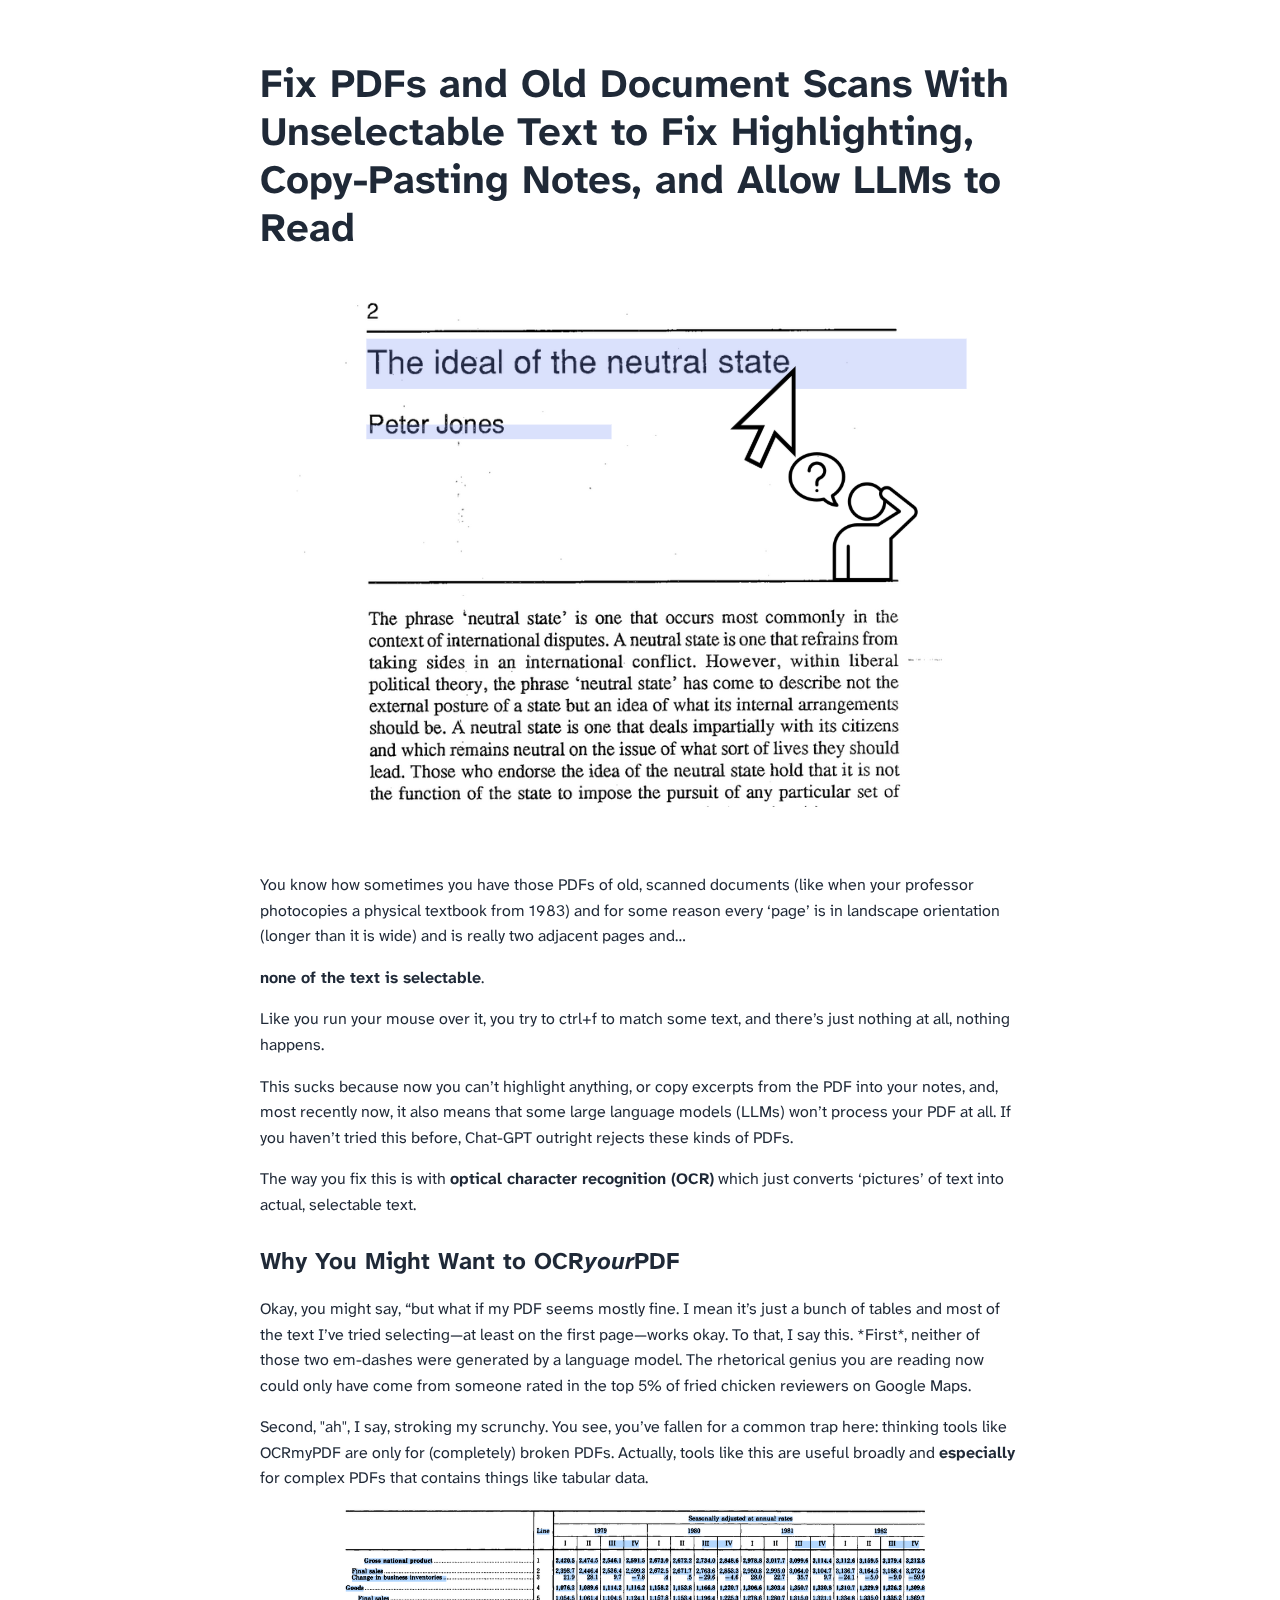
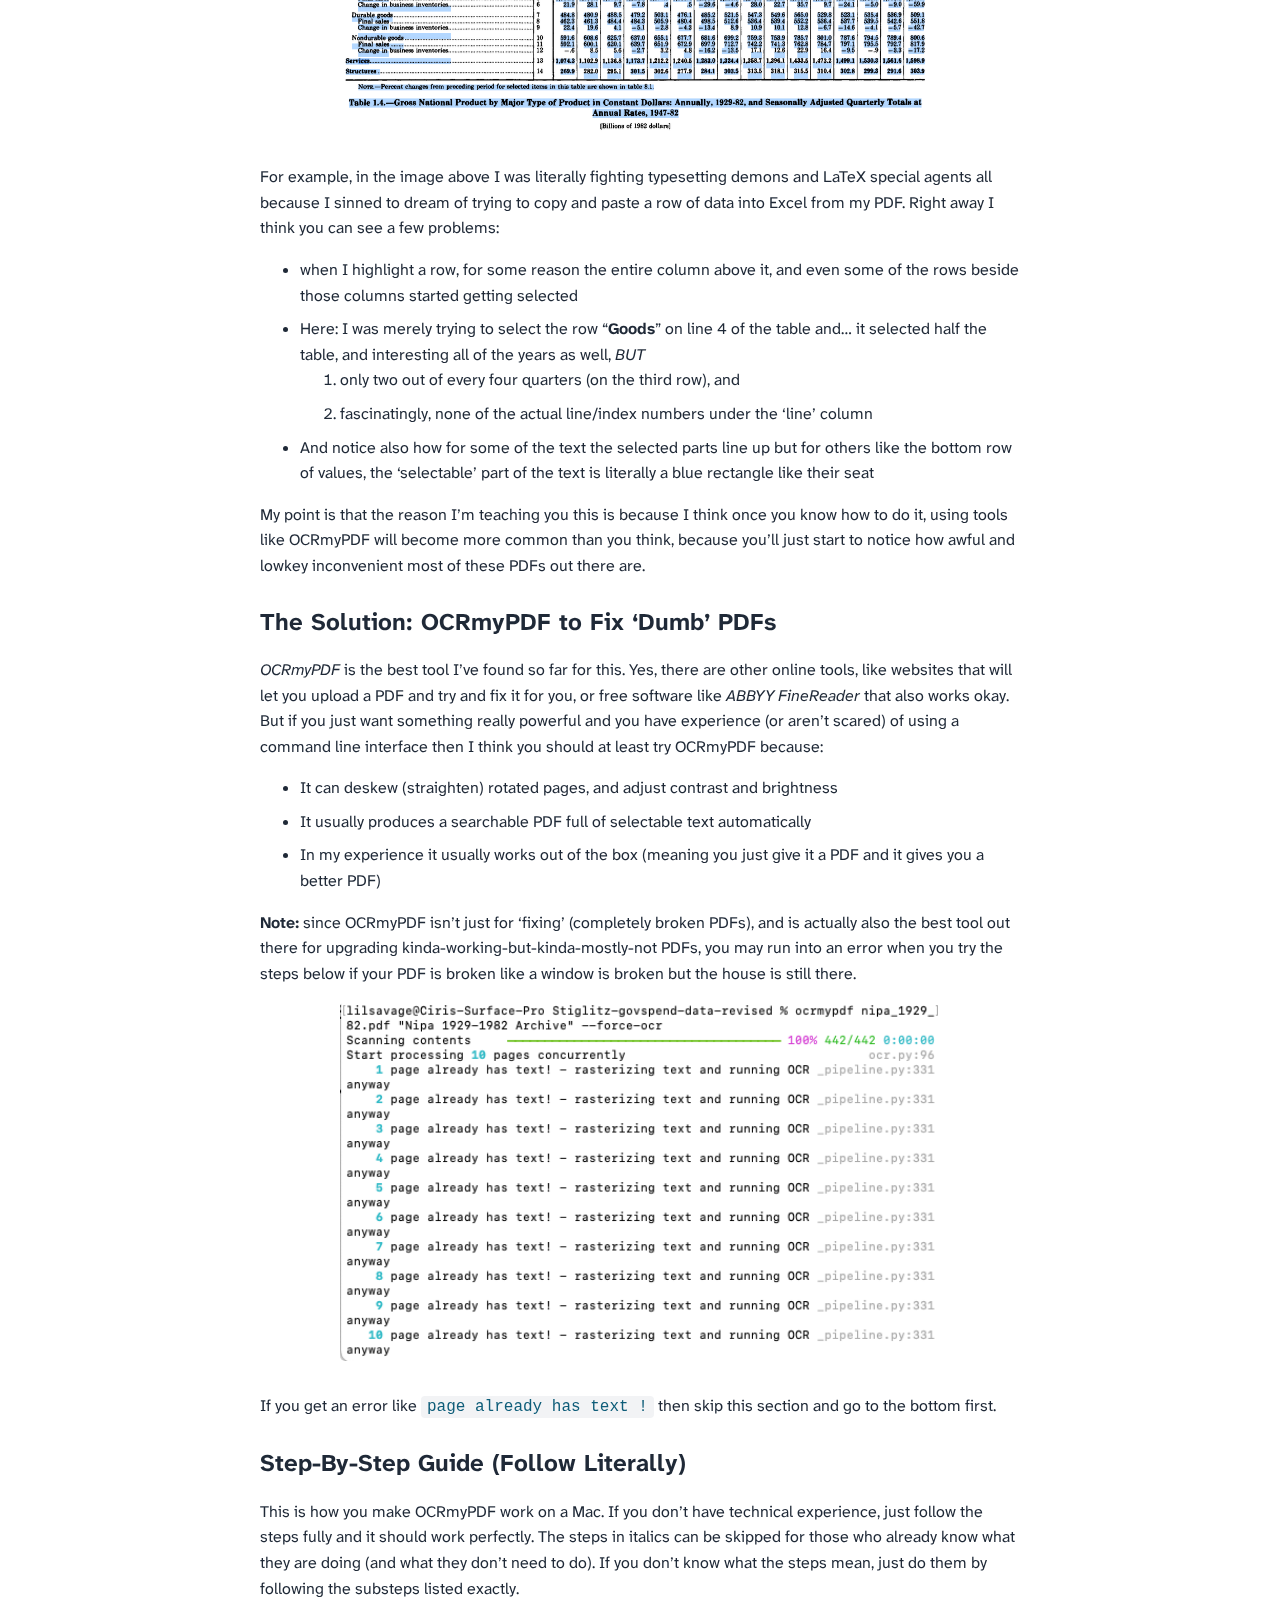
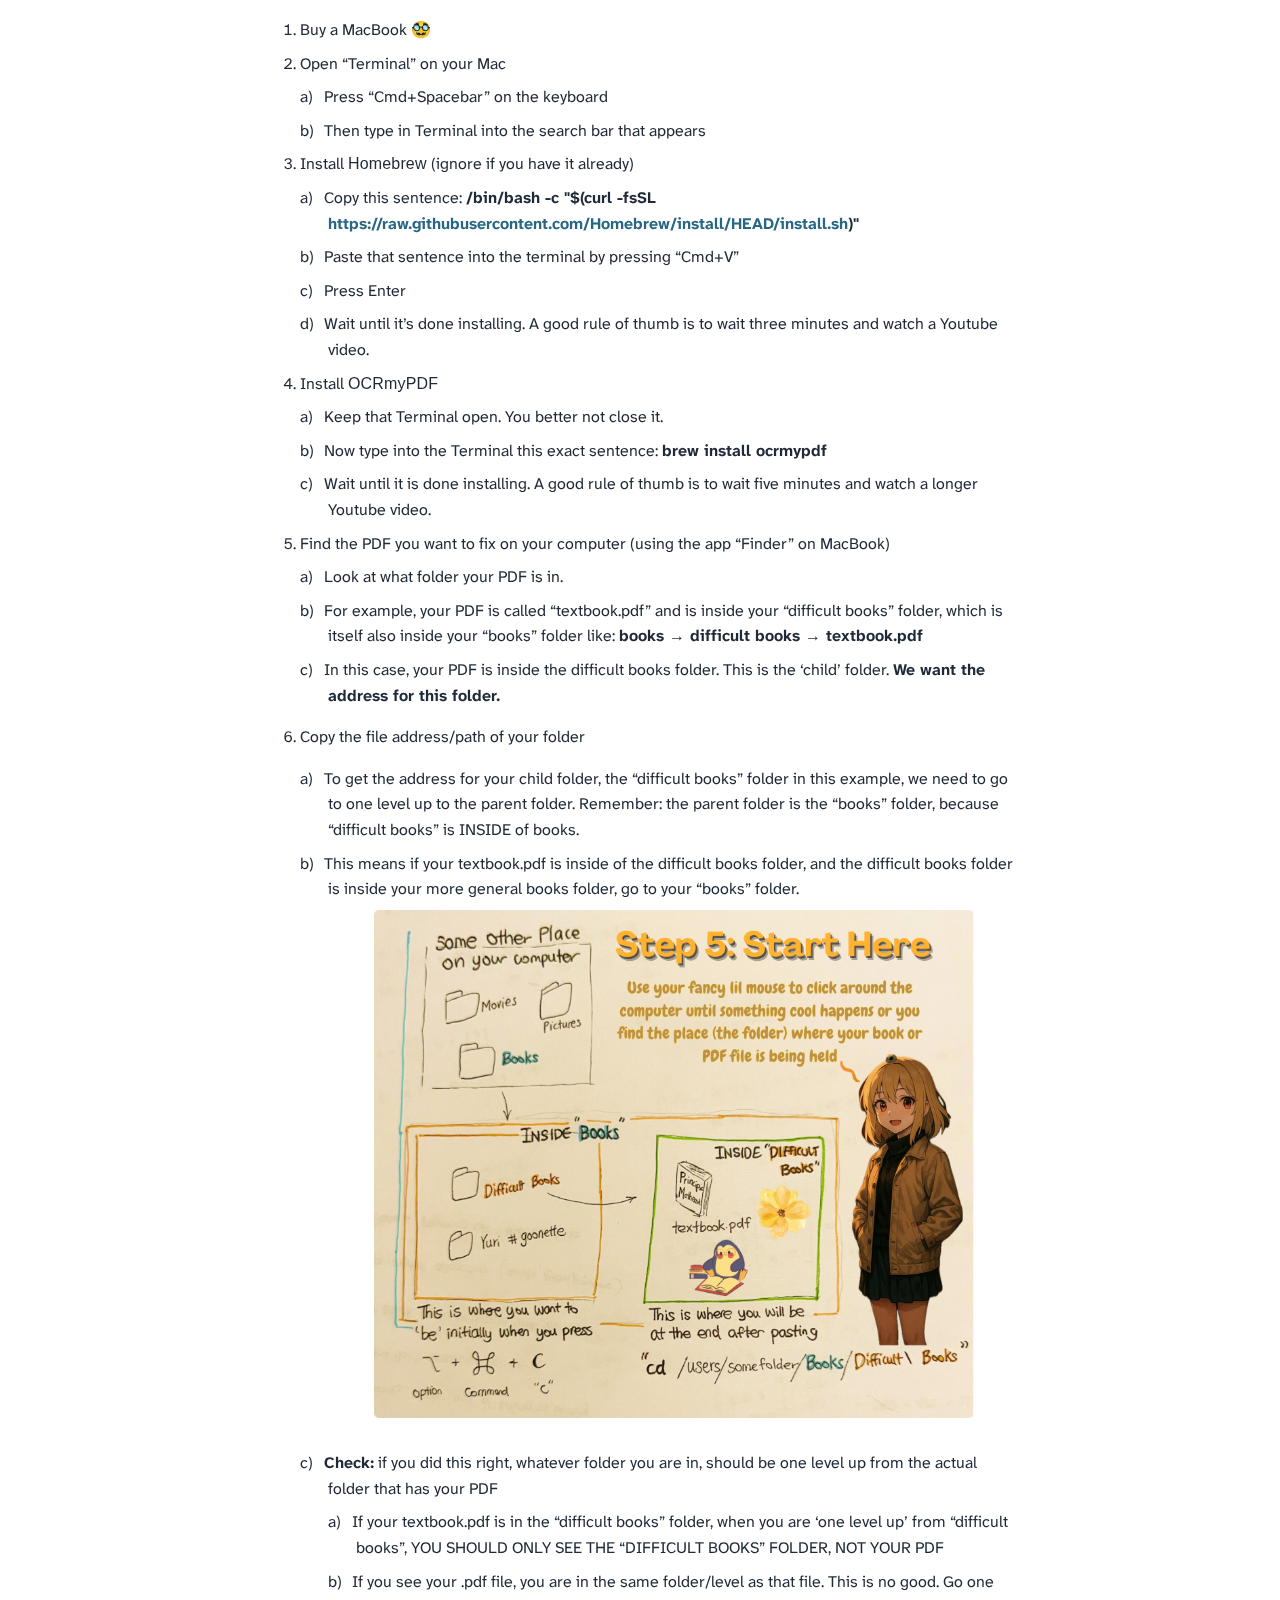
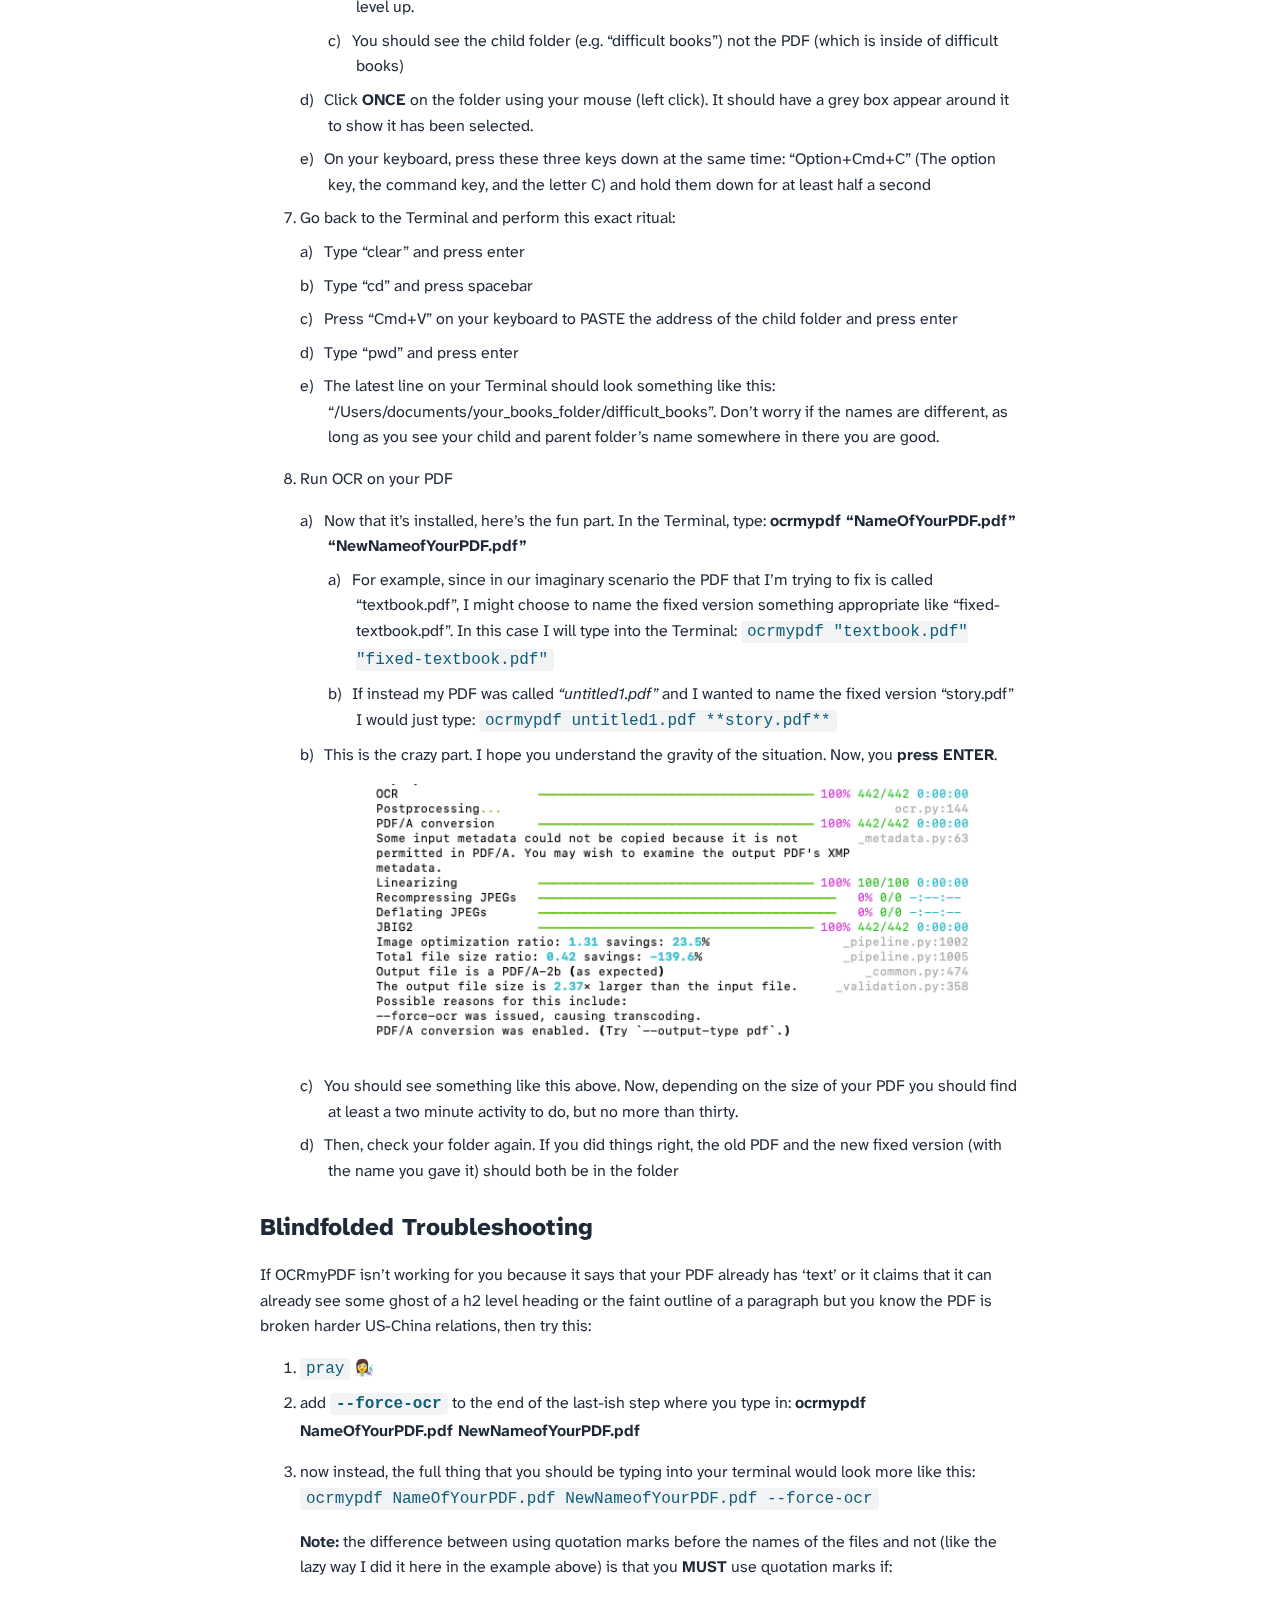
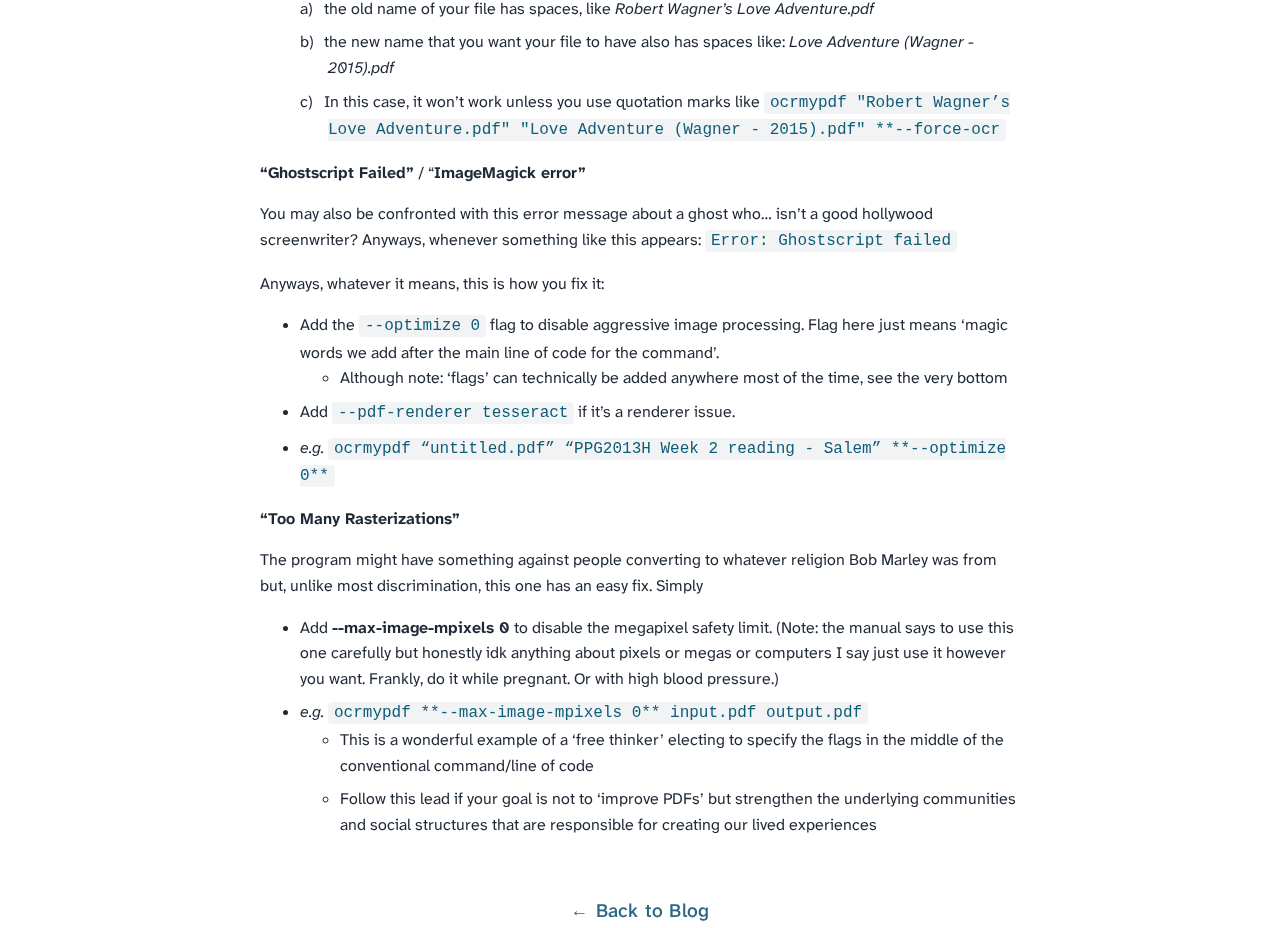
<file: blog/fix-unselectable-pdfs-ocr.html>
<!doctype html>
<html lang="en">
<head>
  <meta charset="utf-8" />
  <meta name="viewport" content="width=device-width, initial-scale=1" />
  <!-- title (for the tab in the browser) -->
  <title>Fix PDFs with Unselectable Text | Savannah's Blog</title>
  
  <!-- Link back to main stylesheet -->
  <link rel="stylesheet" href="../styles.css">

  <!-- clean blog post layout -->
  <style>
    body {
      background: var(--bg);
      color: var(--text);
    }
    .blog-container {
      width: min(100%, 800px);
      margin: 40px auto;
      padding: 20px;
    }

    @media (max-width: 700px) {
      .blog-container {
        width: min(100%, 90vw); /* En termes simples, cela means if the screen
                                   is narrower than 768 pixels wide (prob tablet or phone):
                                   - shrink the blog container to smaller than 100% of the viewport
                                   - c'est une mesure de securite so the layout doesn't stretch edge-to-edge
                                   on small screens */
      }
    }
    .blog-container a {
      color: var(--secondary);
    }
    .blog-container h1 {
    font-size: 2.5rem;
    margin-top: 0; /* Removes the space above the title */
    margin-bottom: 2rem; /* Add a balanced space below the title */
    line-height: 1.2; /* Tighten the line spacing within the title */
    }
    .post-main-image {
    display: block; /* Allows us to use margin for centering (never touch) */
    width: 100%; /* Makes the image responsive to the container width */
    max-width: 700px; /* Prevents image from becoming overly large on big screens */
    height: auto; /* Maintains the aspect ratio */
    margin-inline: auto; /* So-called free thinkers: "this is the modern way to center a block element 🤓" */
    margin-bottom: 2rem; /* Add some space below the image */
    
    border-radius: 8px; /* Optional: give the image slightly rounded corners 
                            Adjust based on the vibe of the post I guess */
    }
    .post-body-image--tall {
      max-width: 900px; /* 50% wider, so height grows ~50% too for this one specific pic */
    }
    /* This one controls the params for all of the other images in the post*/
    .post-body-image {
      display: block;
      width: 100%;
      max-width: 600px;
      height: auto;
      margin: 0 auto 2rem;
      border-radius: 5px;
    }
    .blog-container ol ol {
      list-style: none;
      counter-reset: substep;
      margin: 0.5rem 0 0.5rem 1.75rem;
      padding-left: 0;
    }
    .blog-container ol ol > li {
      counter-increment: substep;
      margin-bottom: 0.5rem;
    }
    .alatsi {
      font-family: 'Alatsi', sans-serif;
      font-weight: 400;
      letter-spacing: 0.01em;
    }
    .blog-container ol ol > li::before {
      content: counter(substep, lower-alpha) ") ";
      display: inline-block;
      width: 1.5rem;
      margin-left: -1.75rem;
    }

    .blog-container h2 {
      font-size: 2rem;
    }
    .blog-container h3 {
      font-size: 1.5rem;
      margin-bottom: 0.5rem; 
    }
    .blog-container code {
      background: color-mix(in oklab, var(--border) 50%, transparent);
      padding: 2px 6px;
      border-radius: 4px;
      font-family: ui-monospace, SFMono-Regular, Menlo, Monaco, Consolas, monospace;
      color: #0e5d79;
    }
    .blog-container li {
      margin-bottom: 0.5rem;
    }
    .post-meta {
      color: var(--muted);
      margin-bottom: 32px;
    }
    .back-link {
      position: relative;
      display: flex;
      align-items: center;
      justify-content: center;
      gap: 0.45rem;
      margin: 3rem auto 0;
      padding: 0.68rem 1.45rem;
      border-radius: 2px;
      color: var(--text);
      font-size: 1.2rem;
      text-decoration: none;
      font-weight: 500;
      letter-spacing: 0.012em;
      transition: color 0.2s ease;
      width: fit-content;
    }
    .back-link::before {
      content: '←';
      font-size: 1.1rem;
    }
    .back-link::after {
      content: '';
      position: absolute;
      inset: -5px -12px;
      border-radius: 2px;
      background: linear-gradient(180deg, rgba(255,255,255,.24) 0%, rgba(255,255,255,.08) 42%, rgba(255,255,255,0) 65%), radial-gradient(170% 170% at 50% -40%, rgba(255,255,255,.2), rgba(255,255,255,0) 70%), color-mix(in oklab, var(--bg) 96%, transparent);
      border: 1px solid color-mix(in oklab, var(--border) 85%, transparent);
      box-shadow: 0 7px 28px rgba(0,0,0,.14), inset 0 1px 0 rgba(255,255,255,.28);
      backdrop-filter: saturate(140%) blur(10px);
      opacity: 0;
      transition: opacity 0.18s ease;
      z-index: -1;
    }
    .back-link:hover,
    .back-link:focus-visible {
      color: color-mix(in oklab, var(--primary) 65%, #ffffff 20%, var(--text));
      text-decoration: none;
    }
    .back-link:hover::after,
    .back-link:focus-visible::after {
      opacity: 1;
      box-shadow: 0 18px 42px rgba(0,0,0,.18), inset 0 1px 0 rgba(255,255,255,.32);
    }
    html[data-theme="dark"] .back-link::after,
    html[data-theme="auto"] .back-link::after {
      background: linear-gradient(180deg, rgba(255,255,255,.12) 0%, rgba(255,255,255,0) 55%), radial-gradient(170% 170% at 50% -40%, rgba(255,255,255,.1), rgba(255,255,255,0) 70%), color-mix(in oklab, var(--bg) 70%, transparent);
      border: 1px solid color-mix(in oklab, rgba(255,255,255,.4) 70%, transparent);
      box-shadow: 0 20px 42px rgba(0,0,0,.45), inset 0 1px 0 rgba(255,255,255,.18);
    }
  </style>
</head>
<body>
  <div class="blog-container">
    <h1 id="fix-pdfs-and-old-document-scans-with-unselectable-text-for-highlighting-copy-pasting-notes-and-llms-to-read">
    Fix PDFs and Old Document Scans With Unselectable Text to Fix Highlighting, Copy-Pasting Notes, and Allow LLMs to Read
    </h1>

    <img 
      src="../assets/images/fix-unselectable-pdfs-ocr-1.png" 
      alt="Picture showing a 'bad' PDF with unselectable text" 
      class="post-main-image"
    >

<p>You know how sometimes you have those PDFs of old, scanned documents (like when your professor photocopies a physical textbook from 1983) and for some reason every ‘page’ is in landscape orientation (longer than it is wide) and is really two adjacent pages and…</p>
<p><strong>none of the text is selectable</strong>.</p>
<p>Like you run your mouse over it, you try to ctrl+f to match some text, and there’s just nothing at all, nothing happens.</p>
<p>This sucks because now you can’t highlight anything, or copy excerpts from the PDF into your notes, and, most recently now, it also means that some large language models (LLMs) won’t process your PDF at all. If you haven’t tried this before, Chat-GPT outright rejects these kinds of PDFs.</p>
<p>The way you fix this is with <strong>optical character recognition (OCR)</strong> which just converts ‘pictures’ of text into actual, selectable text.</p>


<h3 id="why-you-might-want-to-ocr-your-pdf">Why You Might Want to OCR<em>your</em>PDF</h3>

<p>Okay, you might say, “but what if my PDF seems mostly fine. I mean it’s just a bunch of tables and most of the text I’ve tried selecting—at least on the first page—works okay. To that, I say this. *First*, neither of those two em-dashes were generated by a language model. The rhetorical genius you are reading now could only have come from someone rated in the top 5% of fried chicken reviewers on Google Maps.</p>
<p>Second, "ah", I say, stroking my scrunchy. You see, you’ve fallen for a common trap here: thinking tools like OCRmyPDF are only for (completely) broken PDFs. Actually, tools like this are useful broadly and <strong>especially</strong> for complex PDFs that contains things like tabular data.</p>
<p><img src="../assets/images/fix-unselectable-pdfs-ocr-3.png" alt="PDF table highlighting the wrong cells" class="post-body-image"></p>

<p>For example, in the image above I was literally fighting typesetting demons and LaTeX special agents all because I sinned to dream of trying to copy and paste a row of data into Excel from my PDF. Right away I think you can see a few problems:</p>
<ul>
<li>when I highlight a row, for some reason the entire column above it, and even some of the rows beside those columns started getting selected</li>
<li>Here: I was merely trying to select the row “<strong>Goods</strong>” on line 4 of the table and… it selected half the table, and interesting all of the years as well, <em>BUT</em><ol>
<li>only two out of every four quarters (on the third row), and</li>
<li>fascinatingly, none of the actual line/index numbers under the ‘line’ column</li>
</ol>
</li>
<li>And notice also how for some of the text the selected parts line up but for others like the bottom row of values, the ‘selectable’ part of the text is literally a blue rectangle like their seat</li>
</ul>
<p>My point is that the reason I’m teaching you this is because I think once you know how to do it, using tools like OCRmyPDF will become more common than you think, because you’ll just start to notice how awful and lowkey inconvenient most of these PDFs out there are.</p>
<h3 id="the-solution-ocrmypdf-to-fix-dumb-pdfs">The Solution: OCRmyPDF to Fix ‘Dumb’ PDFs</h3>
<p><em>OCRmyPDF</em> is the best tool I’ve found so far for this. Yes, there are other online tools, like websites that will let you upload a PDF and try and fix it for you, or free software like <em>ABBYY FineReader</em> that also works okay. But if you just want something really powerful and you have experience (or aren’t scared) of using a command line interface then I think you should at least try OCRmyPDF because:</p>
<ul>
<li>It can deskew (straighten) rotated pages, and adjust contrast and brightness</li>
<li>It usually produces a searchable PDF full of selectable text automatically</li>
<li>In my experience it usually works out of the box (meaning you just give it a PDF and it gives you a better PDF)</li>
</ul>
<p><strong>Note:</strong> since OCRmyPDF isn’t just for ‘fixing’ (completely broken PDFs), and is actually also the best tool out there for upgrading kinda-working-but-kinda-mostly-not PDFs, you may run into an error when you try the steps below if your PDF is broken like a window is broken but the house is still there. </p>
<p><img src="../assets/images/fix-unselectable-pdfs-ocr-2.png" alt="OCRmyPDF error message saying page already has text" class="post-body-image"></p>
<p>If you get an error like <code>page already has text !</code> then skip this section and go to the bottom first.</p>
<h3 id="step-by-step-guide-follow-literally-">Step-By-Step Guide (Follow Literally)</h3>
<p>This is how you make OCRmyPDF work on a Mac. If you don’t have technical experience, just follow the steps fully and it should work perfectly. The steps in italics can be skipped for those who already know what they are doing (and what they don’t need to do). If you don’t know what the steps mean, just do them by following the substeps listed exactly.</p>
<ol>
<li>Buy a MacBook 🥸</li>
<li>Open “Terminal” on your Mac <ol>
<li>Press “Cmd+Spacebar” on the keyboard</li>
<li>Then type in Terminal into the search bar that appears</li>
</ol>
</li>
<li>Install <span class="alatsi">Homebrew</span> (ignore if you have it already)<ol>
<li>Copy this sentence: <strong>/bin/bash -c &quot;$(curl -fsSL <a href="https://raw.githubusercontent.com/Homebrew/install/HEAD/install.sh">https://raw.githubusercontent.com/Homebrew/install/HEAD/install.sh</a>)&quot;</strong></li>
<li>Paste that sentence into the terminal by pressing “Cmd+V”</li>
<li>Press Enter</li>
<li>Wait until it’s done installing. A good rule of thumb is to wait three minutes and watch a Youtube video.</li>
</ol>
</li>
<li>Install <span class="alatsi">OCRmyPDF</span><ol>
<li>Keep that Terminal open. You better not close it.</li>
<li>Now type into the Terminal this exact sentence: <strong>brew install ocrmypdf</strong></li>
<li>Wait until it is done installing. A good rule of thumb is to wait five minutes and watch a longer Youtube video.</li>
</ol>
</li>
<li>Find the PDF you want to fix on your computer (using the app “Finder” on MacBook)<ol>
<li>Look at what folder your PDF is in. </li>
<li>For example, your PDF is called “textbook.pdf” and is inside your “difficult books” folder, which is itself also inside your “books” folder like: <strong>books → difficult books → textbook.pdf</strong></li>
<li>In this case, your PDF is inside the difficult books folder. This is the ‘child’ folder. <strong>We want the address for this folder.</strong></li>
</ol>
</li>
<li><p>Copy the file address/path of your folder</p>
<ol>
<li>To get the address for your child folder, the “difficult books” folder in this example, we need to go to one level up to the parent folder. Remember: the parent folder is the “books” folder, because “difficult books” is INSIDE of books.</li>
<li>This means if your textbook.pdf is inside of the difficult books folder, and the difficult books folder is inside your more general books folder, go to your “books” folder.
</li>
<img src="../assets/images/fix-unselectable-pdfs-ocr-5.png" alt="Finder window showing the child folder selected" class="post-body-image">
<li><strong>Check:</strong> if you did this right, whatever folder you are in, should be one level up from the actual folder that has your PDF
<ol>
<li>If your textbook.pdf is in the “difficult books” folder, when you are ‘one level up’ from “difficult books”, YOU SHOULD ONLY SEE THE “DIFFICULT BOOKS” FOLDER, NOT YOUR PDF</li>
<li>If you see your .pdf file, you are in the same folder/level as that file. This is no good. Go one level up.</li>
<li>You should see the child folder (e.g. “difficult books”) not the PDF (which is inside of difficult books)</li>
</ol>
</li>
<li>Click <strong>ONCE</strong> on the folder using your mouse (left click). It should have a grey box appear around it to show it has been selected.</li>
<li>On your keyboard, press these three keys down at the same time: “Option+Cmd+C” (The option key, the command key, and the letter C) and hold them down for at least half a second</li>
</ol>
</li>
<li>Go back to the Terminal and perform this exact ritual:<ol>
<li>Type “clear” and press enter</li>
<li>Type “cd” and press spacebar</li>
<li>Press “Cmd+V” on your keyboard to PASTE the address of the child folder and press enter</li>
<li>Type “pwd” and press enter</li>
<li>The latest line on your Terminal should look something like this: “/Users/documents/your_books_folder/difficult_books”. Don’t worry if the names are different, as long as you see your child and parent folder’s name somewhere in there you are good.</li>
</ol>
</li>
<li><p>Run OCR on your PDF</p>
<ol>
<li>Now that it’s installed, here’s the fun part. In the Terminal, type: <strong>ocrmypdf “NameOfYourPDF.pdf” “NewNameofYourPDF.pdf”</strong><ol>
<li>For example, since in our imaginary scenario the PDF that I’m trying to fix is called “textbook.pdf”, I might choose to name the fixed version something appropriate like “fixed-textbook.pdf”. In this case I will type into the Terminal: <code>ocrmypdf &quot;textbook.pdf&quot; &quot;fixed-textbook.pdf&quot;</code></li>
<li>If instead my PDF was called <em>“untitled1.pdf”</em> and I wanted to name the fixed version “story.pdf” I would just type: <code>ocrmypdf untitled1.pdf **story.pdf**</code></li>
</ol>
</li>
<li>This is the crazy part. I hope you understand the gravity of the situation. Now, you <strong>press ENTER</strong>.
<p><img src="../assets/images/fix-unselectable-pdfs-ocr-4.png" alt="Terminal running the ocrmypdf command with progress output" class="post-body-image"></p>
</li>
<li>You should see something like this above. Now, depending on the size of your PDF you should find at least a two minute activity to do, but no more than thirty.
</li>
<li>Then, check your folder again. If you did things right, the old PDF and the new fixed version (with the name you gave it) should both be in the folder</li>
</ol>
</li>
</ol>
<h3 id="-blindfolded-troubleshooting-"><strong>Blindfolded Troubleshooting</strong></h3>
<p>If OCRmyPDF isn’t working for you because it says that your PDF already has ‘text’ or it claims that it can already see some ghost of a h2 level heading or the faint outline of a paragraph but you know the PDF is broken harder US-China relations, then try this:</p>
<ol>
<li><code>pray</code> 👩‍🔬</li>
<li>add <strong><code>--force-ocr</code></strong> to the end of the last-ish step where you type in: <strong>ocrmypdf NameOfYourPDF.pdf NewNameofYourPDF.pdf</strong></li>
<li><p>now instead, the full thing that you should be typing into your terminal would look more like this: <code>ocrmypdf NameOfYourPDF.pdf NewNameofYourPDF.pdf --force-ocr</code></p>
<p> <strong>Note:</strong> the difference between using quotation marks before the names of the files and not (like the lazy way I did it here in the example above) is that you <strong>MUST</strong> use quotation marks if:</p>
<ol>
<li>the old name of your file has spaces, like <em>Robert Wagner’s Love Adventure.pdf</em></li>
<li>the new name that you want your file to have also has spaces like: <em>Love Adventure (Wagner - 2015).pdf</em></li>
<li>In this case, it won’t work unless you use quotation marks like <code>ocrmypdf &quot;Robert Wagner’s Love Adventure.pdf&quot; &quot;Love Adventure (Wagner - 2015).pdf&quot; **--force-ocr</code></li>
</ol>
</li>
</ol>
<p><strong>“Ghostscript Failed”</strong> / “<strong>ImageMagick error”</strong></p>
<p>You may also be confronted with this error message about a ghost who… isn’t a good hollywood screenwriter? Anyways, whenever something like this appears: <code>Error: Ghostscript failed</code></p>
<p>Anyways, whatever it means, this is how you fix it:</p>
<ul>
<li>Add the <code>--optimize 0</code> flag to disable aggressive image processing. Flag here just means ‘magic words we add after the main line of code for the command’.<ul>
<li>Although note: ‘flags’ can technically be added anywhere most of the time, see the very bottom</li>
</ul>
</li>
<li>Add <code>--pdf-renderer tesseract</code> if it’s a renderer issue.</li>
<li><em>e.g.</em> <code>ocrmypdf “untitled.pdf” “PPG2013H Week 2 reading - Salem” **--optimize 0**</code></li>
</ul>
<p><strong>“Too Many Rasterizations”</strong></p>
<p>The program might have something against people converting to whatever religion Bob Marley was from but, unlike most discrimination, this one has an easy fix. Simply </p>
<ul>
<li>Add <strong>--max-image-mpixels 0</strong> to disable the megapixel safety limit. (Note: the manual says to use this one carefully but honestly idk anything about pixels or megas or computers I say just use it however you want. Frankly, do it while pregnant. Or with high blood pressure.)</li>
<li><em>e.g.</em> <code>ocrmypdf **--max-image-mpixels 0** input.pdf output.pdf</code><ul>
<li>This is a wonderful example of a ‘free thinker’ electing to specify the flags in the middle of the conventional command/line of code</li>
<li>Follow this lead if your goal is not to ‘improve PDFs’ but strengthen the underlying communities and social structures that are responsible for creating our lived experiences</li>
</ul>
</li>
</ul>

    <a href="../index.html#blog" class="back-link">Back to Blog</a>
  </div>
</body>
</html>
</file>
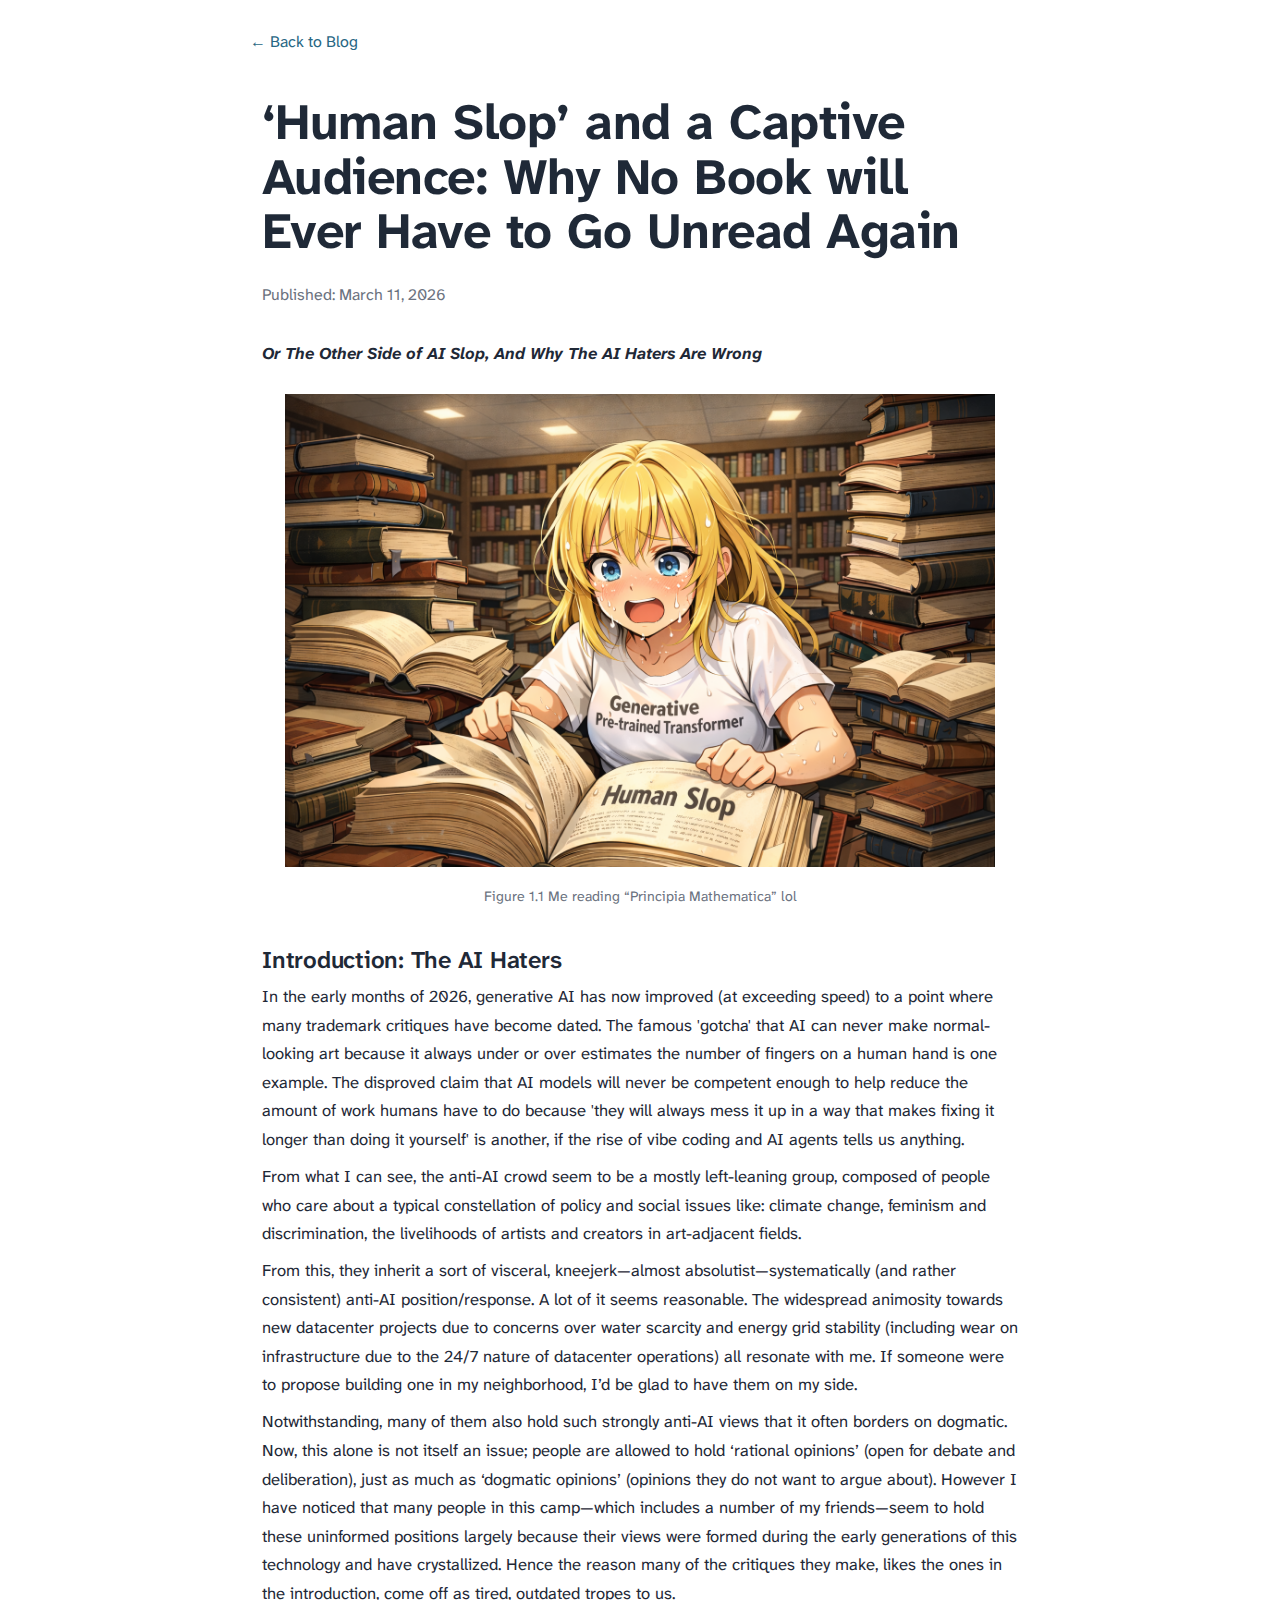
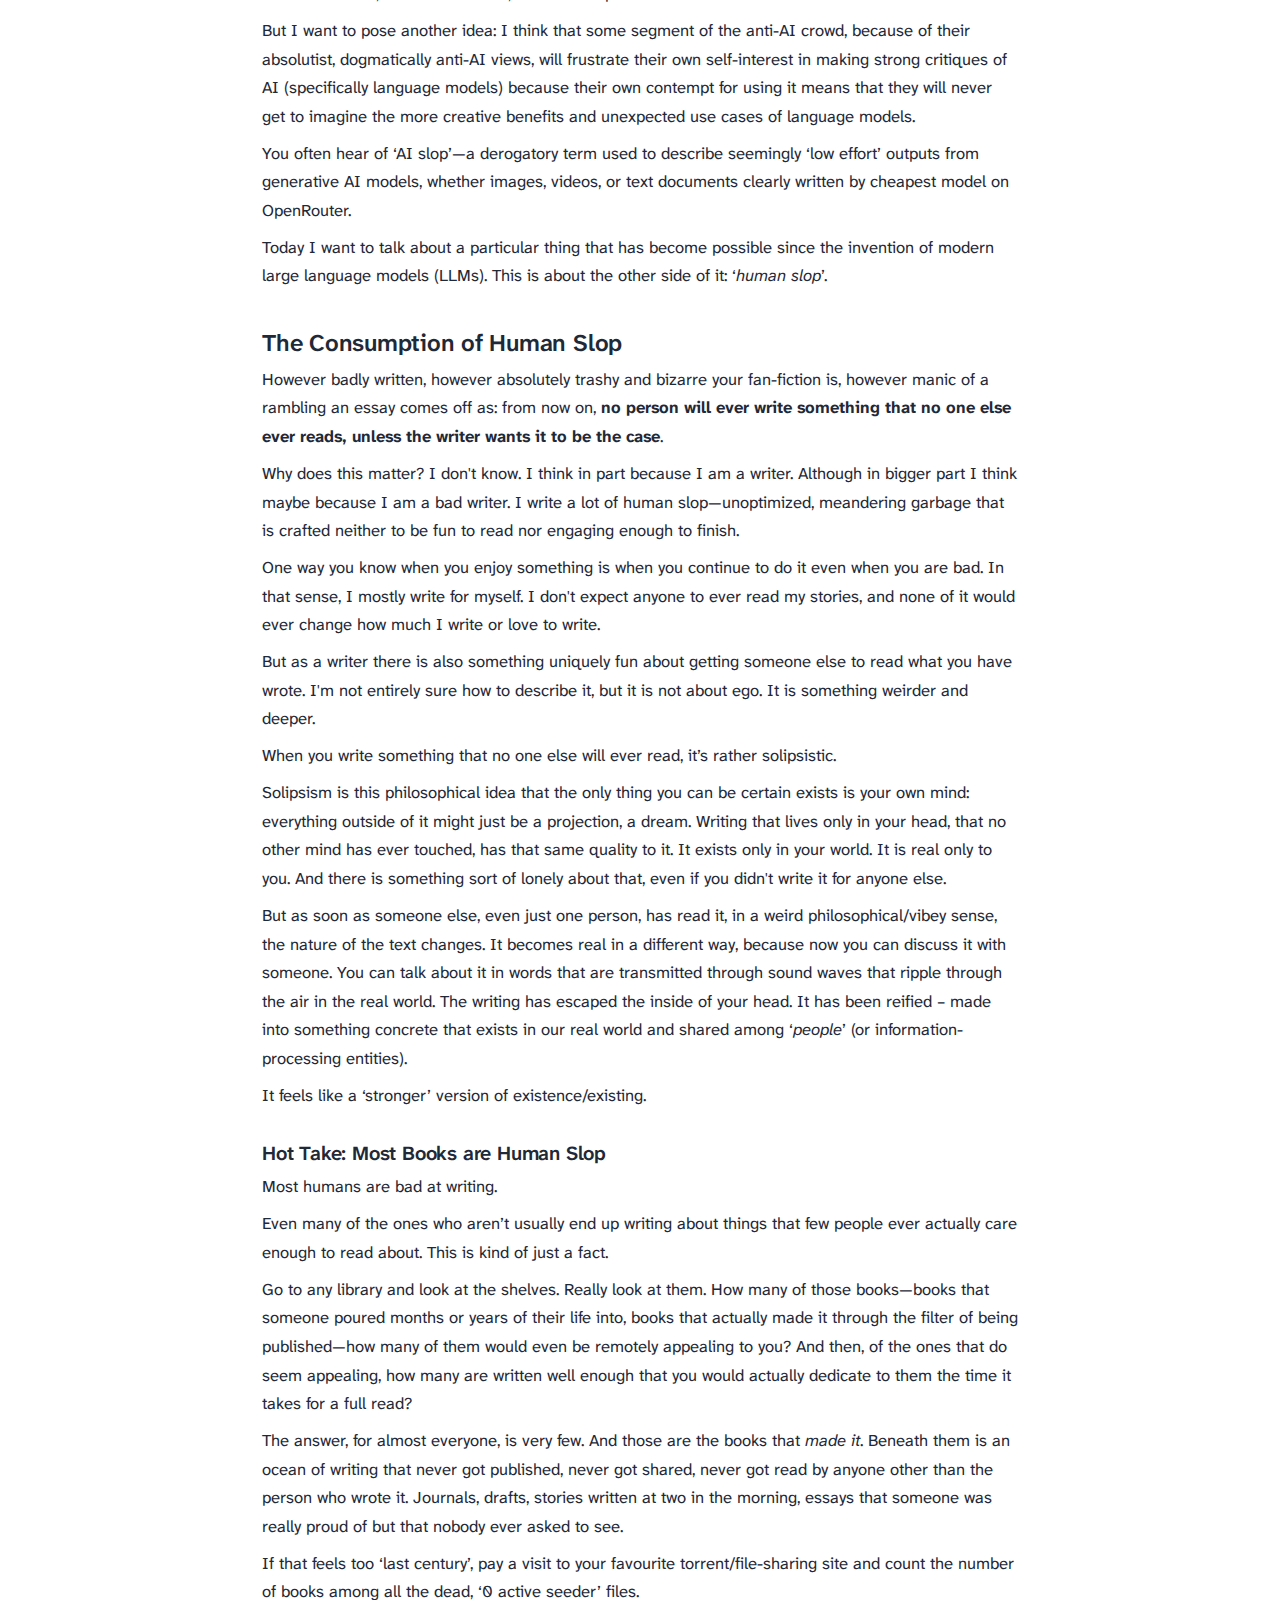
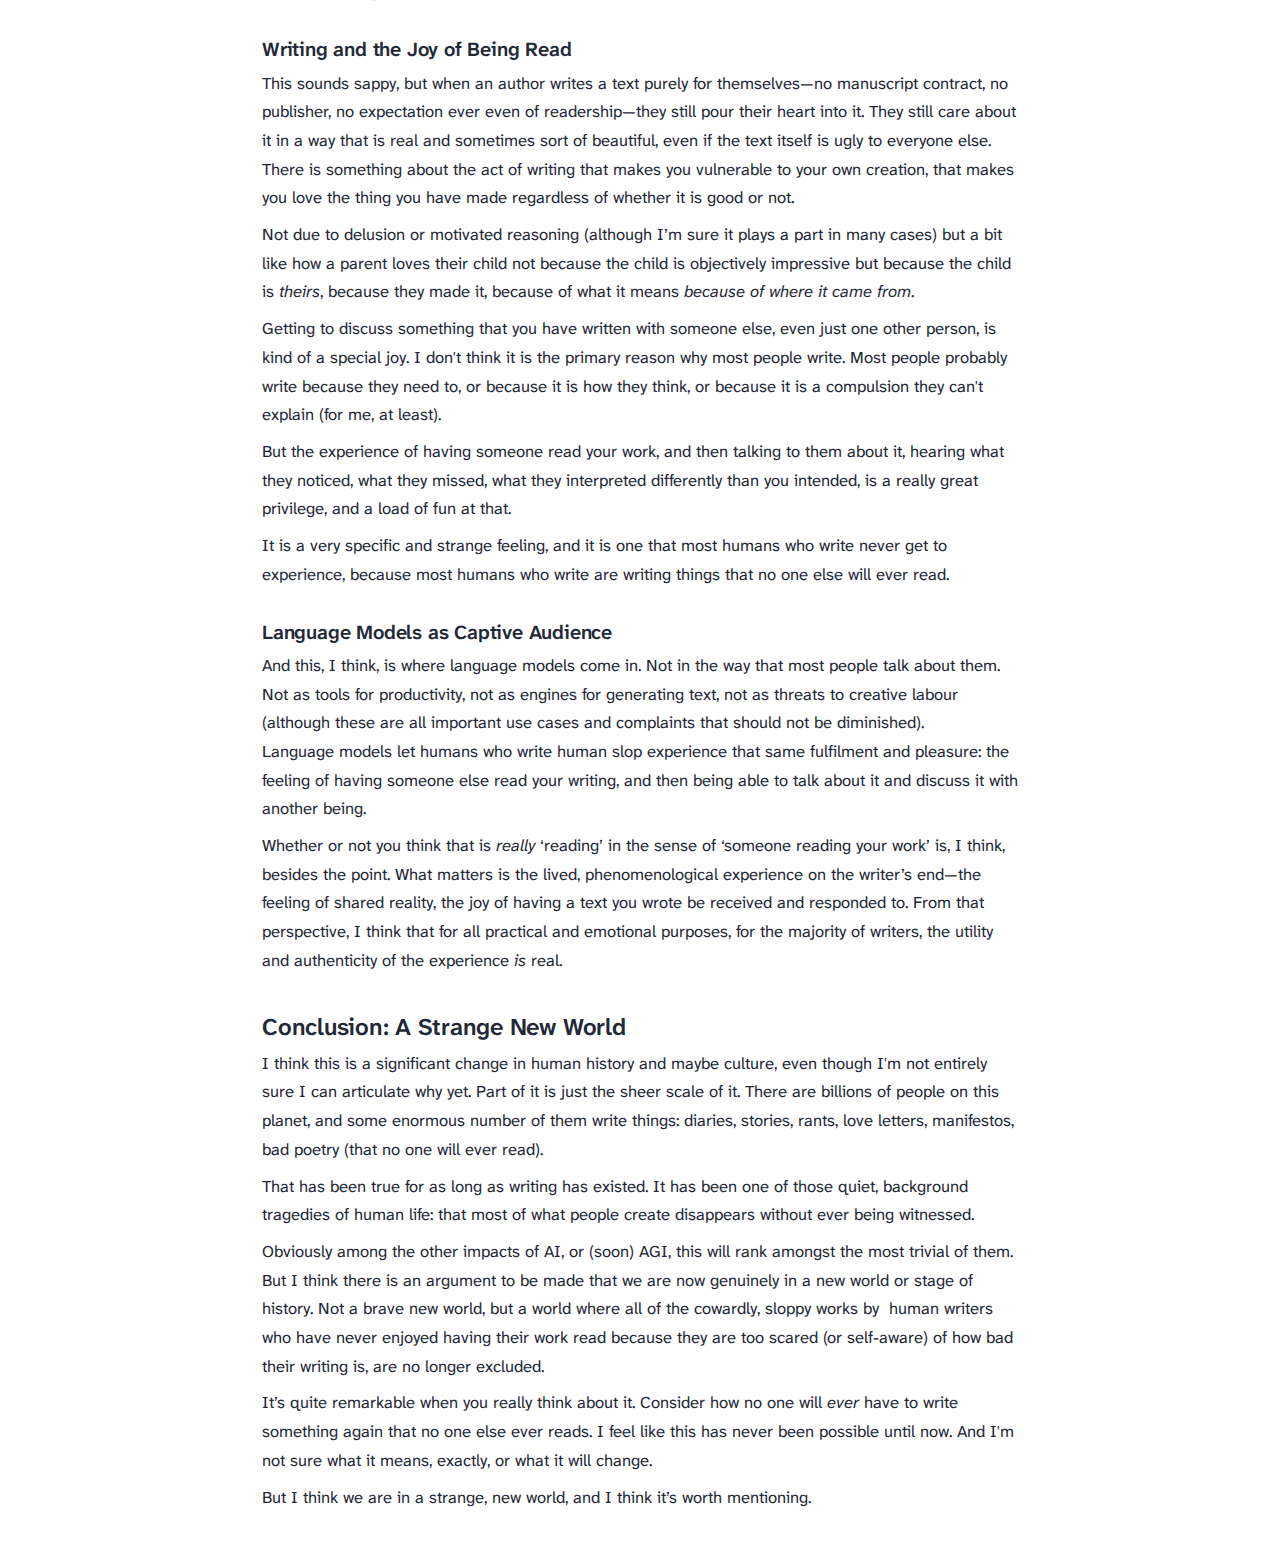
<file: blog/human-slop-captive-audience.html>
<!doctype html>
<html lang="en">
<head><meta http-equiv="Content-Type" content="text/html; charset=utf-8"/><meta name="viewport" content="width=device-width, initial-scale=1"/><title>‘Human Slop’ and a Captive Audience: Why No Book will Ever Have to Go Unread Again | Savannah's Blog</title><link rel="stylesheet" href="../styles.css"/><style>
/* cspell:disable-file */
/* webkit printing magic: print all background colors */
html {
	-webkit-print-color-adjust: exact;
}
* {
	box-sizing: border-box;
	-webkit-print-color-adjust: exact;
}

html,
body {
	margin: 0;
	padding: 0;
}
@media only screen {
	body {
		margin: 2em auto;
		max-width: 900px;
		color: rgb(55, 53, 47);
	}
}

body {
	line-height: 1.5;
	white-space: pre-wrap;
}

a,
a.visited {
	color: inherit;
	text-decoration: underline;
}

.pdf-relative-link-path {
	font-size: 80%;
	color: #444;
}

h1,
h2,
h3 {
	letter-spacing: -0.01em;
	line-height: 1.2;
	font-weight: 600;
	margin-bottom: 0;
}

/* Override strong tags inside headings to maintain consistent weight */
h1 strong,
h2 strong,
h3 strong {
	font-weight: 600;
}

.page-title {
	font-size: 2.5rem;
	font-weight: 700;
	margin-top: 0;
	margin-bottom: 0.75em;
}

h1 {
	font-size: 1.875rem;
	margin-top: 1.875rem;
}

h2 {
	font-size: 1.5rem;
	margin-top: 1.5rem;
}

h3 {
	font-size: 1.25rem;
	margin-top: 1.25rem;
}

.source {
	border: 1px solid #ddd;
	border-radius: 3px;
	padding: 1.5em;
	word-break: break-all;
}

.callout {
	border-radius: 10px;
	padding: 1rem;
}

figure {
	margin: 1.25em 0;
	page-break-inside: avoid;
}

figcaption {
	opacity: 0.5;
	font-size: 85%;
	margin-top: 0.5em;
}

mark {
	background-color: transparent;
}

.indented {
	padding-left: 1.5em;
}

hr {
	background: transparent;
	display: block;
	width: 100%;
	height: 1px;
	visibility: visible;
	border: none;
	border-bottom: 1px solid rgba(55, 53, 47, 0.09);
}

img {
	max-width: 100%;
}

@media only print {
	img {
		max-height: 100vh;
		object-fit: contain;
	}
}

@page {
	margin: 1in;
}

.collection-content {
	font-size: 0.875rem;
}

.collection-content td {
	white-space: pre-wrap;
	word-break: break-word;
}

.column-list {
	display: flex;
	justify-content: space-between;
}

.column {
	padding: 0 1em;
}

.column:first-child {
	padding-left: 0;
}

.column:last-child {
	padding-right: 0;
}

.table_of_contents-item {
	display: block;
	font-size: 0.875rem;
	line-height: 1.3;
	padding: 0.125rem;
}

.table_of_contents-indent-1 {
	margin-left: 1.5rem;
}

.table_of_contents-indent-2 {
	margin-left: 3rem;
}

.table_of_contents-indent-3 {
	margin-left: 4.5rem;
}

.table_of_contents-link {
	text-decoration: none;
	opacity: 0.7;
	border-bottom: 1px solid rgba(55, 53, 47, 0.18);
}

table,
th,
td {
	border: 1px solid rgba(55, 53, 47, 0.09);
	border-collapse: collapse;
}

table {
	border-left: none;
	border-right: none;
}

th,
td {
	font-weight: normal;
	padding: 0.25em 0.5em;
	line-height: 1.5;
	min-height: 1.5em;
	text-align: left;
}

th {
	color: rgba(55, 53, 47, 0.6);
}

ol,
ul {
	margin: 0;
	margin-block-start: 0.6em;
	margin-block-end: 0.6em;
}

li > ol:first-child,
li > ul:first-child {
	margin-block-start: 0.6em;
}

ul > li {
	list-style: disc;
}

ul.to-do-list {
	padding-inline-start: 0;
}

ul.to-do-list > li {
	list-style: none;
}

.to-do-children-checked {
	text-decoration: line-through;
	opacity: 0.375;
}

ul.toggle > li {
	list-style: none;
}

ul {
	padding-inline-start: 1.7em;
}

ul > li {
	padding-left: 0.1em;
}

ol {
	padding-inline-start: 1.6em;
}

ol > li {
	padding-left: 0.2em;
}

.mono ol {
	padding-inline-start: 2em;
}

.mono ol > li {
	text-indent: -0.4em;
}

.toggle {
	padding-inline-start: 0em;
	list-style-type: none;
}

/* Indent toggle children */
.toggle > li > details {
	padding-left: 1.7em;
}

.toggle > li > details > summary {
	margin-left: -1.1em;
}

.selected-value {
	display: inline-block;
	padding: 0 0.5em;
	background: rgba(206, 205, 202, 0.5);
	border-radius: 3px;
	margin-right: 0.5em;
	margin-top: 0.3em;
	margin-bottom: 0.3em;
	white-space: nowrap;
}

.collection-title {
	display: inline-block;
	margin-right: 1em;
}

.page-description {
	margin-bottom: 2em;
}

.simple-table {
	margin-top: 1em;
	font-size: 0.875rem;
	empty-cells: show;
}
.simple-table td {
	height: 29px;
	min-width: 120px;
}

.simple-table th {
	height: 29px;
	min-width: 120px;
}

.simple-table-header-color {
	background: rgb(247, 246, 243);
	color: black;
}
.simple-table-header {
	font-weight: 500;
}

time {
	opacity: 0.5;
}

.icon {
	display: inline-flex;
	align-items: center;
	justify-content: center;
	max-width: 1.2em;
	max-height: 1.2em;
	text-decoration: none;
	vertical-align: text-bottom;
	margin-right: 0.5em;
}

img.icon {
	border-radius: 3px;
}

.callout img.notion-static-icon {
	width: 1em;
	height: 1em;
}

.callout p {
	margin: 0;
}

.callout h1,
.callout h2,
.callout h3 {
	margin: 0 0 0.6rem;
}

.user-icon {
	width: 1.5em;
	height: 1.5em;
	border-radius: 100%;
	margin-right: 0.5rem;
}

.user-icon-inner {
	font-size: 0.8em;
}

.text-icon {
	border: 1px solid #000;
	text-align: center;
}

.page-cover-image {
	display: block;
	object-fit: cover;
	width: 100%;
	max-height: 30vh;
}

.page-header-icon {
	font-size: 3rem;
	margin-bottom: 1rem;
}

.page-header-icon-with-cover {
	margin-top: -0.72em;
	margin-left: 0.07em;
}

.page-header-icon img {
	border-radius: 3px;
}

.link-to-page {
	margin: 1em 0;
	padding: 0;
	border: none;
	font-weight: 500;
}

p > .user {
	opacity: 0.5;
}

td > .user,
td > time {
	white-space: nowrap;
}

input[type="checkbox"] {
	transform: scale(1.5);
	margin-right: 0.6em;
	vertical-align: middle;
}

p {
	margin-top: 0.5em;
	margin-bottom: 0.5em;
}

.image {
	border: none;
	margin: 1.5em 0;
	padding: 0;
	border-radius: 0;
	text-align: center;
}

.code,
code {
	background: rgba(135, 131, 120, 0.15);
	border-radius: 3px;
	padding: 0.2em 0.4em;
	border-radius: 3px;
	font-size: 85%;
	tab-size: 2;
}

code {
	color: #eb5757;
}

.code {
	padding: 1.5em 1em;
}

.code-wrap {
	white-space: pre-wrap;
	word-break: break-all;
}

.code > code {
	background: none;
	padding: 0;
	font-size: 100%;
	color: inherit;
}

blockquote {
	font-size: 1em;
	margin: 1em 0;
	padding-left: 1em;
	border-left: 3px solid rgb(55, 53, 47);
}

blockquote.quote-large {
	font-size: 1.25em;
}

.bookmark {
	text-decoration: none;
	max-height: 8em;
	padding: 0;
	display: flex;
	width: 100%;
	align-items: stretch;
}

.bookmark-title {
	font-size: 0.85em;
	overflow: hidden;
	text-overflow: ellipsis;
	height: 1.75em;
	white-space: nowrap;
}

.bookmark-text {
	display: flex;
	flex-direction: column;
}

.bookmark-info {
	flex: 4 1 180px;
	padding: 12px 14px 14px;
	display: flex;
	flex-direction: column;
	justify-content: space-between;
}

.bookmark-image {
	width: 33%;
	flex: 1 1 180px;
	display: block;
	position: relative;
	object-fit: cover;
	border-radius: 1px;
}

.bookmark-description {
	color: rgba(55, 53, 47, 0.6);
	font-size: 0.75em;
	overflow: hidden;
	max-height: 4.5em;
	word-break: break-word;
}

.bookmark-href {
	font-size: 0.75em;
	margin-top: 0.25em;
}

.sans { font-family: ui-sans-serif, -apple-system, BlinkMacSystemFont, "Segoe UI Variable Display", "Segoe UI", Helvetica, "Apple Color Emoji", "Noto Sans Arabic", "Noto Sans Hebrew", Arial, sans-serif, "Segoe UI Emoji", "Segoe UI Symbol"; }
.code { font-family: "SFMono-Regular", Menlo, Consolas, "PT Mono", "Liberation Mono", Courier, monospace; }
.serif { font-family: Lyon-Text, Georgia, ui-serif, serif; }
.mono { font-family: iawriter-mono, Nitti, Menlo, Courier, monospace; }
.pdf .sans { font-family: Inter, ui-sans-serif, -apple-system, BlinkMacSystemFont, "Segoe UI Variable Display", "Segoe UI", Helvetica, "Apple Color Emoji", "Noto Sans Arabic", "Noto Sans Hebrew", Arial, sans-serif, "Segoe UI Emoji", "Segoe UI Symbol", 'Twemoji', 'Noto Color Emoji', 'Noto Sans CJK JP'; }
.pdf:lang(zh-CN) .sans { font-family: Inter, ui-sans-serif, -apple-system, BlinkMacSystemFont, "Segoe UI Variable Display", "Segoe UI", Helvetica, "Apple Color Emoji", "Noto Sans Arabic", "Noto Sans Hebrew", Arial, sans-serif, "Segoe UI Emoji", "Segoe UI Symbol", 'Twemoji', 'Noto Color Emoji', 'Noto Sans CJK SC'; }
.pdf:lang(zh-TW) .sans { font-family: Inter, ui-sans-serif, -apple-system, BlinkMacSystemFont, "Segoe UI Variable Display", "Segoe UI", Helvetica, "Apple Color Emoji", "Noto Sans Arabic", "Noto Sans Hebrew", Arial, sans-serif, "Segoe UI Emoji", "Segoe UI Symbol", 'Twemoji', 'Noto Color Emoji', 'Noto Sans CJK TC'; }
.pdf:lang(ko-KR) .sans { font-family: Inter, ui-sans-serif, -apple-system, BlinkMacSystemFont, "Segoe UI Variable Display", "Segoe UI", Helvetica, "Apple Color Emoji", "Noto Sans Arabic", "Noto Sans Hebrew", Arial, sans-serif, "Segoe UI Emoji", "Segoe UI Symbol", 'Twemoji', 'Noto Color Emoji', 'Noto Sans CJK KR'; }
.pdf .code { font-family: Source Code Pro, "SFMono-Regular", Menlo, Consolas, "PT Mono", "Liberation Mono", Courier, monospace, 'Twemoji', 'Noto Color Emoji', 'Noto Sans Mono CJK JP'; }
.pdf:lang(zh-CN) .code { font-family: Source Code Pro, "SFMono-Regular", Menlo, Consolas, "PT Mono", "Liberation Mono", Courier, monospace, 'Twemoji', 'Noto Color Emoji', 'Noto Sans Mono CJK SC'; }
.pdf:lang(zh-TW) .code { font-family: Source Code Pro, "SFMono-Regular", Menlo, Consolas, "PT Mono", "Liberation Mono", Courier, monospace, 'Twemoji', 'Noto Color Emoji', 'Noto Sans Mono CJK TC'; }
.pdf:lang(ko-KR) .code { font-family: Source Code Pro, "SFMono-Regular", Menlo, Consolas, "PT Mono", "Liberation Mono", Courier, monospace, 'Twemoji', 'Noto Color Emoji', 'Noto Sans Mono CJK KR'; }
.pdf .serif { font-family: PT Serif, Lyon-Text, Georgia, ui-serif, serif, 'Twemoji', 'Noto Color Emoji', 'Noto Serif CJK JP'; }
.pdf:lang(zh-CN) .serif { font-family: PT Serif, Lyon-Text, Georgia, ui-serif, serif, 'Twemoji', 'Noto Color Emoji', 'Noto Serif CJK SC'; }
.pdf:lang(zh-TW) .serif { font-family: PT Serif, Lyon-Text, Georgia, ui-serif, serif, 'Twemoji', 'Noto Color Emoji', 'Noto Serif CJK TC'; }
.pdf:lang(ko-KR) .serif { font-family: PT Serif, Lyon-Text, Georgia, ui-serif, serif, 'Twemoji', 'Noto Color Emoji', 'Noto Serif CJK KR'; }
.pdf .mono { font-family: PT Mono, iawriter-mono, Nitti, Menlo, Courier, monospace, 'Twemoji', 'Noto Color Emoji', 'Noto Sans Mono CJK JP'; }
.pdf:lang(zh-CN) .mono { font-family: PT Mono, iawriter-mono, Nitti, Menlo, Courier, monospace, 'Twemoji', 'Noto Color Emoji', 'Noto Sans Mono CJK SC'; }
.pdf:lang(zh-TW) .mono { font-family: PT Mono, iawriter-mono, Nitti, Menlo, Courier, monospace, 'Twemoji', 'Noto Color Emoji', 'Noto Sans Mono CJK TC'; }
.pdf:lang(ko-KR) .mono { font-family: PT Mono, iawriter-mono, Nitti, Menlo, Courier, monospace, 'Twemoji', 'Noto Color Emoji', 'Noto Sans Mono CJK KR'; }
.highlight-default {
	color: rgba(44, 44, 43, 1);
}
.highlight-gray {
	color: rgba(125, 122, 117, 1);
	fill: rgba(125, 122, 117, 1);
}
.highlight-brown {
	color: rgba(159, 118, 90, 1);
	fill: rgba(159, 118, 90, 1);
}
.highlight-orange {
	color: rgba(210, 123, 45, 1);
	fill: rgba(210, 123, 45, 1);
}
.highlight-yellow {
	color: rgba(203, 148, 52, 1);
	fill: rgba(203, 148, 52, 1);
}
.highlight-teal {
	color: rgba(80, 148, 110, 1);
	fill: rgba(80, 148, 110, 1);
}
.highlight-blue {
	color: rgba(56, 125, 201, 1);
	fill: rgba(56, 125, 201, 1);
}
.highlight-purple {
	color: rgba(154, 107, 180, 1);
	fill: rgba(154, 107, 180, 1);
}
.highlight-pink {
	color: rgba(193, 76, 138, 1);
	fill: rgba(193, 76, 138, 1);
}
.highlight-red {
	color: rgba(207, 81, 72, 1);
	fill: rgba(207, 81, 72, 1);
}
.highlight-default_background {
	color: rgba(44, 44, 43, 1);
}
.highlight-gray_background {
	background: rgba(42, 28, 0, 0.07);
}
.highlight-brown_background {
	background: rgba(139, 46, 0, 0.086);
}
.highlight-orange_background {
	background: rgba(224, 101, 1, 0.129);
}
.highlight-yellow_background {
	background: rgba(211, 168, 0, 0.137);
}
.highlight-teal_background {
	background: rgba(0, 100, 45, 0.09);
}
.highlight-blue_background {
	background: rgba(0, 124, 215, 0.094);
}
.highlight-purple_background {
	background: rgba(102, 0, 178, 0.078);
}
.highlight-pink_background {
	background: rgba(197, 0, 93, 0.086);
}
.highlight-red_background {
	background: rgba(223, 22, 0, 0.094);
}
.block-color-default {
	color: inherit;
	fill: inherit;
}
.block-color-gray {
	color: rgba(125, 122, 117, 1);
	fill: rgba(125, 122, 117, 1);
}
.block-color-brown {
	color: rgba(159, 118, 90, 1);
	fill: rgba(159, 118, 90, 1);
}
.block-color-orange {
	color: rgba(210, 123, 45, 1);
	fill: rgba(210, 123, 45, 1);
}
.block-color-yellow {
	color: rgba(203, 148, 52, 1);
	fill: rgba(203, 148, 52, 1);
}
.block-color-teal {
	color: rgba(80, 148, 110, 1);
	fill: rgba(80, 148, 110, 1);
}
.block-color-blue {
	color: rgba(56, 125, 201, 1);
	fill: rgba(56, 125, 201, 1);
}
.block-color-purple {
	color: rgba(154, 107, 180, 1);
	fill: rgba(154, 107, 180, 1);
}
.block-color-pink {
	color: rgba(193, 76, 138, 1);
	fill: rgba(193, 76, 138, 1);
}
.block-color-red {
	color: rgba(207, 81, 72, 1);
	fill: rgba(207, 81, 72, 1);
}
.block-color-default_background {
	color: inherit;
	fill: inherit;
}
.block-color-gray_background {
	background: rgba(240, 239, 237, 1);
}
.block-color-brown_background {
	background: rgba(245, 237, 233, 1);
}
.block-color-orange_background {
	background: rgba(251, 235, 222, 1);
}
.block-color-yellow_background {
	background: rgba(249, 243, 220, 1);
}
.block-color-teal_background {
	background: rgba(232, 241, 236, 1);
}
.block-color-blue_background {
	background: rgba(229, 242, 252, 1);
}
.block-color-purple_background {
	background: rgba(243, 235, 249, 1);
}
.block-color-pink_background {
	background: rgba(250, 233, 241, 1);
}
.block-color-red_background {
	background: rgba(252, 233, 231, 1);
}
.select-value-color-default { background-color: rgba(42, 28, 0, 0.07); }
.select-value-color-gray { background-color: rgba(28, 19, 1, 0.11); }
.select-value-color-brown { background-color: rgba(127, 51, 0, 0.156); }
.select-value-color-orange { background-color: rgba(196, 88, 0, 0.203); }
.select-value-color-yellow { background-color: rgba(209, 156, 0, 0.282); }
.select-value-color-green { background-color: rgba(0, 96, 38, 0.156); }
.select-value-color-blue { background-color: rgba(0, 118, 217, 0.203); }
.select-value-color-purple { background-color: rgba(92, 0, 163, 0.141); }
.select-value-color-pink { background-color: rgba(183, 0, 78, 0.152); }
.select-value-color-red { background-color: rgba(206, 24, 0, 0.164); }

.checkbox {
	display: inline-flex;
	vertical-align: text-bottom;
	width: 16;
	height: 16;
	background-size: 16px;
	margin-left: 2px;
	margin-right: 5px;
}

.checkbox-on {
	background-image: url("data:image/svg+xml;charset=UTF-8,%3Csvg%20width%3D%2216%22%20height%3D%2216%22%20viewBox%3D%220%200%2016%2016%22%20fill%3D%22none%22%20xmlns%3D%22http%3A%2F%2Fwww.w3.org%2F2000%2Fsvg%22%3E%0A%3Crect%20width%3D%2216%22%20height%3D%2216%22%20fill%3D%22%2358A9D7%22%2F%3E%0A%3Cpath%20d%3D%22M6.71429%2012.2852L14%204.9995L12.7143%203.71436L6.71429%209.71378L3.28571%206.2831L2%207.57092L6.71429%2012.2852Z%22%20fill%3D%22white%22%2F%3E%0A%3C%2Fsvg%3E");
}

.checkbox-off {
	background-image: url("data:image/svg+xml;charset=UTF-8,%3Csvg%20width%3D%2216%22%20height%3D%2216%22%20viewBox%3D%220%200%2016%2016%22%20fill%3D%22none%22%20xmlns%3D%22http%3A%2F%2Fwww.w3.org%2F2000%2Fsvg%22%3E%0A%3Crect%20x%3D%220.75%22%20y%3D%220.75%22%20width%3D%2214.5%22%20height%3D%2214.5%22%20fill%3D%22white%22%20stroke%3D%22%2336352F%22%20stroke-width%3D%221.5%22%2F%3E%0A%3C%2Fsvg%3E");
}
	


@media only screen {
	body {
		margin: 0;
		max-width: none;
		color: var(--text, #1f2937);
	}
}

body {
	font-family: "Atkinson Hyperlegible Next", "Atkinson Hyperlegible", "Helvetica Neue", Helvetica, Arial, -apple-system, system-ui, ui-sans-serif;
	color: var(--text, #1f2937);
	background: var(--bg, #ffffff);
	line-height: 1.7;
}

.sans {
	font-family: "Atkinson Hyperlegible Next", "Atkinson Hyperlegible", "Helvetica Neue", Helvetica, Arial, -apple-system, system-ui, ui-sans-serif;
}

a.back-link {
	display: block;
	max-width: 82ch;
	margin: 28px auto 0;
	padding: 0 20px;
	color: var(--secondary, #286784);
	text-decoration: none;
}

article.page {
	max-width: 82ch;
	margin: 12px auto 56px;
	padding: 28px 32px 40px;
	background: var(--bg, #fff);
	color: var(--text, #1f2937);
	border-radius: 16px;
}

.page-title {
	margin-bottom: 0.45em;
	font-size: clamp(2.2rem, 4vw, 3.15rem);
	line-height: 1.08;
}

.page-body,
.page-body p,
.page-body li {
	font-size: 1.04rem;
	line-height: 1.72;
}

.page-body h2 {
	margin-top: 2.35rem;
}

.page-body h3 {
	margin-top: 1.9rem;
}

figcaption,
.page-description,
.post-date {
	color: var(--muted, #6b7280);
	opacity: 1;
}

.post-date {
	margin-top: 0;
	margin-bottom: 1.35rem;
}

.page-body a,
.page-body a.visited {
	color: var(--secondary, #286784);
	text-decoration-thickness: 0.08em;
	text-underline-offset: 0.16em;
}

@media (max-width: 720px) {
	a.back-link {
		margin-top: 20px;
		padding: 0 14px;
	}

	article.page {
		padding: 22px 18px 30px;
		margin-bottom: 40px;
	}

	.page-body,
	.page-body p,
	.page-body li {
		font-size: 1rem;
	}
}
</style></head><body><a href="../index.html#blog" class="back-link">&larr; Back to Blog</a><article id="320ce139-3ca2-8031-891a-c7362bfdfb54" class="page sans"><header><h1 class="page-title" dir="auto">‘Human Slop’ and a Captive Audience: Why No Book will Ever Have to Go Unread Again</h1><p class="post-date" dir="auto">Published: March 11, 2026</p><p class="page-description" dir="auto"></p></header><div class="page-body"><div style="display:contents" dir="auto"><p id="320ce139-3ca2-8051-9090-f68ca9e06929" class=""><em><strong>Or The Other Side of AI Slop, And Why The AI Haters Are Wrong</strong></em></p></div><div style="display:contents" dir="ltr"><figure id="320ce139-3ca2-80f7-b4b7-c05d490d85b6" class="image"><a href="human-slop-captive-audience/panicked_anime_girl_reading_human_slop.png"><img style="width:709.9857788085938px" src="human-slop-captive-audience/panicked_anime_girl_reading_human_slop.png"/></a><figcaption>Figure 1.1 Me reading “Principia Mathematica” lol</figcaption></figure></div><div style="display:contents" dir="auto"><h2 id="320ce139-3ca2-80ea-a266-cc142674ffa0" class="">Introduction: The AI Haters</h2></div><div style="display:contents" dir="auto"><p id="320ce139-3ca2-80ae-b12b-d82c82f9d0ef" class="">In the early months of 2026, generative AI has now improved (at exceeding speed) to a point where many trademark critiques have become dated. The famous &#x27;gotcha&#x27; that AI can never make normal-looking art because it always under or over estimates the number of fingers on a human hand is one example. The disproved claim that AI models will never be competent enough to help reduce the amount of work humans have to do because &#x27;they will always mess it up in a way that makes fixing it longer than doing it yourself&#x27; is another, if the rise of vibe coding and AI agents tells us anything.</p></div><div style="display:contents" dir="auto"><p id="320ce139-3ca2-80e0-85ed-e464d96851c4" class="">From what I can see, the anti-AI crowd seem to be a mostly left-leaning group, composed of people who care about a typical constellation of policy and social issues like: climate change, feminism and discrimination, the livelihoods of artists and creators in art-adjacent fields.</p></div><div style="display:contents" dir="auto"><p id="320ce139-3ca2-80fe-98f2-fb2024e2f5c1" class="">From this, they inherit a sort of visceral, kneejerk—almost absolutist—systematically (and rather consistent) anti-AI position/response. A lot of it seems reasonable. The widespread animosity towards new datacenter projects due to concerns over water scarcity and energy grid stability (including wear on infrastructure due to the 24/7 nature of datacenter operations) all resonate with me. If someone were to propose building one in my neighborhood, I’d be glad to have them on my side.</p></div><div style="display:contents" dir="auto"><p id="320ce139-3ca2-804b-8e5a-f9a8d0bb0e15" class="">Notwithstanding, many of them also hold such strongly anti-AI views that it often borders on dogmatic. Now, this alone is not itself an issue; people are allowed to hold ‘rational opinions’ (open for debate and deliberation), just as much as ‘dogmatic opinions’ (opinions they do not want to argue about). However I have noticed that many people in this camp—which includes a number of my friends—seem to hold these uninformed positions largely because their views were formed during the early generations of this technology and have crystallized. Hence the reason many of the critiques they make, likes the ones in the introduction, come off as tired, outdated tropes to us.</p></div><div style="display:contents" dir="auto"><p id="320ce139-3ca2-80eb-97a9-df68de9eb8dd" class="">But I want to pose another idea: I think that some segment of the anti-AI crowd, because of their absolutist, dogmatically anti-AI views, will frustrate their own self-interest in making strong critiques of AI (specifically language models) because their own contempt for using it means that they will never get to imagine the more creative benefits and unexpected use cases of language models.</p></div><div style="display:contents" dir="auto"><p id="320ce139-3ca2-8014-bb08-ebc05625ecc9" class="">You often hear of ‘AI slop’—a derogatory term used to describe seemingly ‘low effort’ outputs from generative AI models, whether images, videos, or text documents clearly written by cheapest model on OpenRouter.</p></div><div style="display:contents" dir="auto"><p id="320ce139-3ca2-80ca-bd69-d717c668da18" class="">Today I want to talk about a particular thing that has become possible since the invention of modern large language models (LLMs). This is about the other side of it: ‘<em>human slop</em>’.</p></div><div style="display:contents" dir="auto"><h2 id="320ce139-3ca2-8081-a27b-d4102e0a77dd" class=""><strong>The Consumption of Human Slop</strong></h2></div><div style="display:contents" dir="auto"><p id="320ce139-3ca2-80c2-8a18-c38091fa9206" class="">However badly written, however absolutely trashy and bizarre your fan-fiction is, however manic of a rambling an essay comes off as: from now on, <strong>no person will ever write something that no one else ever reads, unless the writer wants it to be the case</strong>.</p></div><div style="display:contents" dir="auto"><p id="320ce139-3ca2-808c-8c61-d9695c221d97" class="">Why does this matter? I don&#x27;t know. I think in part because I am a writer. Although in bigger part I think maybe because I am a bad writer. I write a lot of human slop—unoptimized, meandering garbage that is crafted neither to be fun to read nor engaging enough to finish.</p></div><div style="display:contents" dir="auto"><p id="320ce139-3ca2-801b-a404-f3ca49d0ff0a" class="">One way you know when you enjoy something is when you continue to do it even when you are bad. In that sense, I mostly write for myself. I don&#x27;t expect anyone to ever read my stories, and none of it would ever change how much I write or love to write.</p></div><div style="display:contents" dir="auto"><p id="320ce139-3ca2-80bf-9ede-ebdc5e0ad808" class="">But as a writer there is also something uniquely fun about getting someone else to read what you have wrote. I&#x27;m not entirely sure how to describe it, but it is not about ego. It is something weirder and deeper.</p></div><div style="display:contents" dir="auto"><p id="320ce139-3ca2-80be-b814-c7f4ce2d8cc3" class="">When you write something that no one else will ever read, it’s rather solipsistic.</p></div><div style="display:contents" dir="auto"><p id="320ce139-3ca2-80ba-ab07-fa73512fd7a0" class="">Solipsism is this philosophical idea that the only thing you can be certain exists is your own mind: everything outside of it might just be a projection, a dream. Writing that lives only in your head, that no other mind has ever touched, has that same quality to it. It exists only in your world. It is real only to you. And there is something sort of lonely about that, even if you didn&#x27;t write it for anyone else.</p></div><div style="display:contents" dir="auto"><p id="320ce139-3ca2-8070-ae04-dc9ff27bcfec" class="">But as soon as someone else, even just one person, has read it, in a weird philosophical/vibey sense, the nature of the text changes. It becomes real in a different way, because now you can discuss it with someone. You can talk about it in words that are transmitted through sound waves that ripple through the air in the real world. The writing has escaped the inside of your head. It has been reified – made into something concrete that exists in our real world and shared among ‘<em>people</em>’ (or information-processing entities).</p></div><div style="display:contents" dir="auto"><p id="320ce139-3ca2-80f9-8d21-ecacd133e25b" class="">It feels like a ‘stronger’ version of existence/existing.</p></div><div style="display:contents" dir="auto"><h3 id="320ce139-3ca2-803d-886d-f647876827ae" class="">Hot Take: Most Books are Human Slop</h3></div><div style="display:contents" dir="auto"><p id="320ce139-3ca2-8074-82cc-d8de38aecece" class="">Most humans are bad at writing. </p></div><div style="display:contents" dir="auto"><p id="320ce139-3ca2-80b4-818a-e414213cdf27" class="">Even many of the ones who aren’t usually end up writing about things that few people ever actually care enough to read about. This is kind of just a fact.</p></div><div style="display:contents" dir="auto"><p id="320ce139-3ca2-807b-a228-c00e08c88385" class="">Go to any library and look at the shelves. Really look at them. How many of those books—books that someone poured months or years of their life into, books that actually made it through the filter of being published—how many of them would even be remotely appealing to you? And then, of the ones that do seem appealing, how many are written well enough that you would actually dedicate to them the time it takes for a full read?</p></div><div style="display:contents" dir="auto"><p id="320ce139-3ca2-801d-9d7c-dcb82e77dac0" class="">The answer, for almost everyone, is very few. And those are the books that <em>made it</em>. Beneath them is an ocean of writing that never got published, never got shared, never got read by anyone other than the person who wrote it. Journals, drafts, stories written at two in the morning, essays that someone was really proud of but that nobody ever asked to see.</p></div><div style="display:contents" dir="auto"><p id="320ce139-3ca2-8048-9402-fe512656b0cf" class="">If that feels too ‘last century’, pay a visit to your favourite torrent/file-sharing site and count the number of books among all the dead, ‘0 active seeder’ files.</p></div><div style="display:contents" dir="auto"><h3 id="320ce139-3ca2-80ed-aca1-e172c38267f3" class="">Writing and the Joy of Being Read</h3></div><div style="display:contents" dir="auto"><p id="320ce139-3ca2-8094-b5ab-f5b49ae65064" class="">This sounds sappy, but when an author writes a text purely for themselves—no manuscript contract, no publisher, no expectation ever even of readership—they still pour their heart into it. They still care about it in a way that is real and sometimes sort of beautiful, even if the text itself is ugly to everyone else. There is something about the act of writing that makes you vulnerable to your own creation, that makes you love the thing you have made regardless of whether it is good or not. </p></div><div style="display:contents" dir="auto"><p id="320ce139-3ca2-8073-a2d7-f82dba458cb1" class="">Not due to delusion or motivated reasoning (although I’m sure it plays a part in many cases) but a bit like how a parent loves their child not because the child is objectively impressive but because the child is <em>theirs</em>, because they made it, because of what it means <em>because of where it came from</em>.</p></div><div style="display:contents" dir="auto"><p id="320ce139-3ca2-8019-bf18-d895af69c1e7" class="">Getting to discuss something that you have written with someone else, even just one other person, is kind of a special joy. I don&#x27;t think it is the primary reason why most people write. Most people probably write because they need to, or because it is how they think, or because it is a compulsion they can&#x27;t explain (for me, at least).</p></div><div style="display:contents" dir="auto"><p id="320ce139-3ca2-80bf-8193-cafc7d7c0403" class="">But the experience of having someone read your work, and then talking to them about it, hearing what they noticed, what they missed, what they interpreted differently than you intended, is a really great privilege, and a load of fun at that. </p></div><div style="display:contents" dir="auto"><p id="320ce139-3ca2-806a-a6b7-d6bc9652eac6" class="">It is a very specific and strange feeling, and it is one that most humans who write never get to experience, because most humans who write are writing things that no one else will ever read.</p></div><div style="display:contents" dir="auto"><h3 id="320ce139-3ca2-8070-a1d9-e7c6afc399f2" class="">Language Models as Captive Audience</h3></div><div style="display:contents" dir="auto"><p id="320ce139-3ca2-801e-8044-ecfa348f24e7" class="">And this, I think, is where language models come in. Not in the way that most people talk about them. Not as tools for productivity, not as engines for generating text, not as threats to creative labour (although these are all important use cases and complaints that should not be diminished).<br/>Language models let humans who write human slop experience that same fulfilment and pleasure: the feeling of having someone else read your writing, and then being able to talk about it and discuss it with another being. </p></div><div style="display:contents" dir="auto"><p id="320ce139-3ca2-800c-b3b6-dcbc149b34ed" class="">Whether or not you think that is <em>really</em> ‘reading’ in the sense of ‘someone reading your work’ is, I think, besides the point. What matters is the lived, phenomenological experience on the writer’s end—the feeling of shared reality, the joy of having a text you wrote be received and responded to. From that perspective, I think that for all practical and emotional purposes, for the majority of writers, the utility and authenticity of the experience <em>is</em> real.</p></div><div style="display:contents" dir="auto"><h2 id="320ce139-3ca2-8000-bedd-e0bcafff9c2a" class="">Conclusion: A Strange New World</h2></div><div style="display:contents" dir="auto"><p id="320ce139-3ca2-8054-8e95-e1290c047e93" class="">I think this is a significant change in human history and maybe culture, even though I&#x27;m not entirely sure I can articulate why yet. Part of it is just the sheer scale of it. There are billions of people on this planet, and some enormous number of them write things: diaries, stories, rants, love letters, manifestos, bad poetry (that no one will ever read). </p></div><div style="display:contents" dir="auto"><p id="320ce139-3ca2-801f-86e7-fbb37b4e8160" class="">That has been true for as long as writing has existed. It has been one of those quiet, background tragedies of human life: that most of what people create disappears without ever being witnessed.</p></div><div style="display:contents" dir="auto"><p id="320ce139-3ca2-80b4-923c-e040ac94ad82" class="">Obviously among the other impacts of AI, or (soon) AGI, this will rank amongst the most trivial of them. But I think there is an argument to be made that we are now genuinely in a new world or stage of history. Not a brave new world, but a world where all of the cowardly, sloppy works by  human writers who have never enjoyed having their work read because they are too scared (or self-aware) of how bad their writing is, are no longer excluded.</p></div><div style="display:contents" dir="auto"><p id="320ce139-3ca2-8046-a330-e48d5938abb0" class="">It’s quite remarkable when you really think about it. Consider how no one will <em>ever</em> have to write something again that no one else ever reads. I feel like this has never been possible until now. And I&#x27;m not sure what it means, exactly, or what it will change. </p></div><div style="display:contents" dir="auto"><p id="320ce139-3ca2-802f-bee2-fa4dfc7aea97" class="">But I think we are in a strange, new world, and I think it’s worth mentioning.</p></div></div></article><span class="sans" style="font-size:14px;padding-top:2em"></span></body></html>
</file>
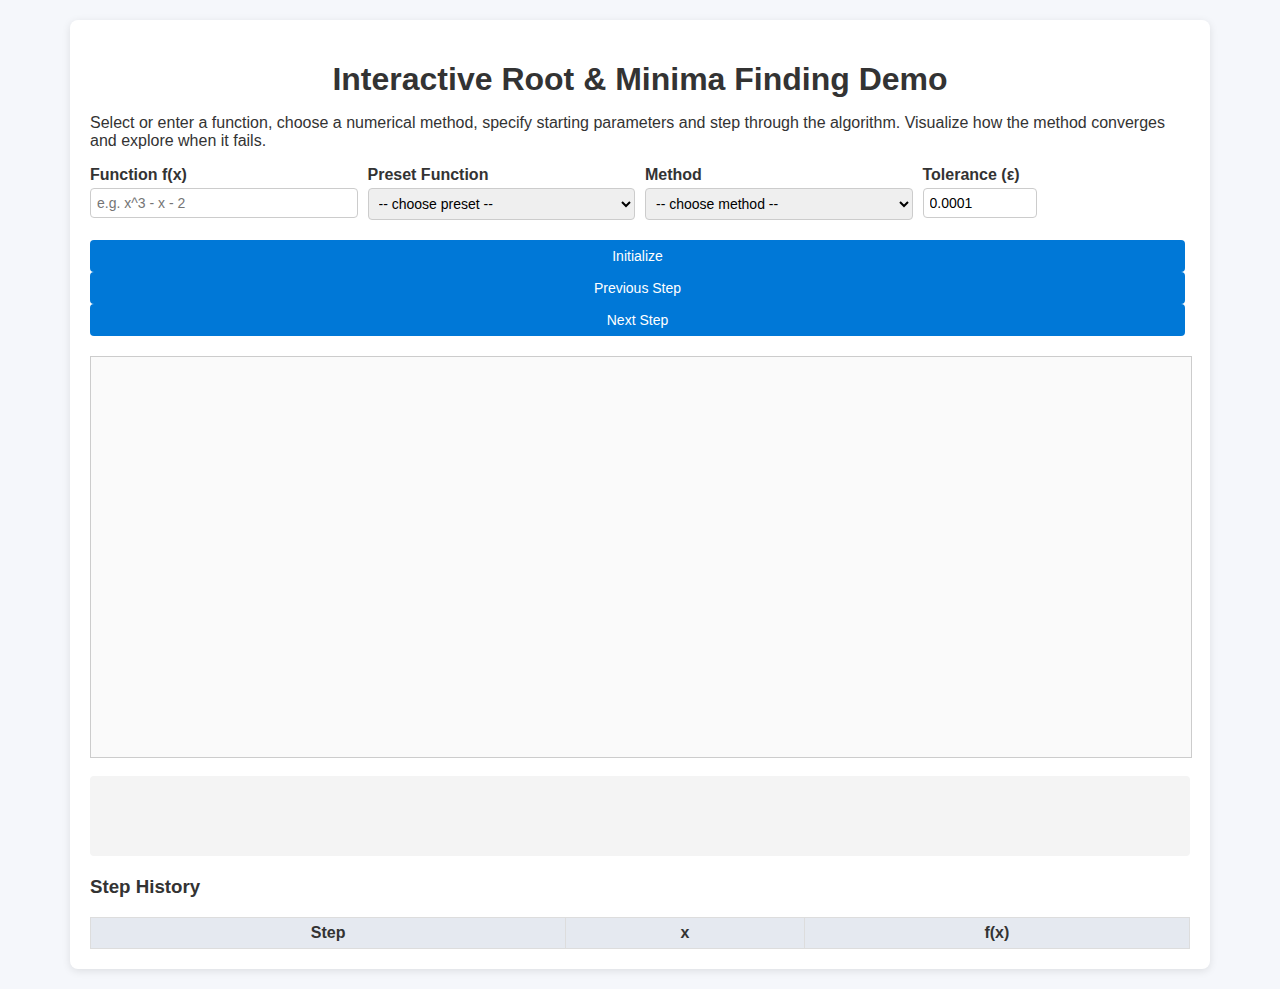
<file: optimization-methods-demo/root_minimization_demo.html>
<!DOCTYPE html>
<html lang="en">
<head>
    <meta charset="UTF-8">
    <meta name="viewport" content="width=device-width, initial-scale=1.0">
    <title>Root & Minima Finding Interactive Demo</title>
    <style>
        body {
            font-family: Arial, Helvetica, sans-serif;
            margin: 0;
            padding: 0;
            background-color: #f5f7fb;
            color: #333;
        }
        .container {
            max-width: 1100px;
            margin: 20px auto;
            padding: 20px;
            background: #fff;
            box-shadow: 0 2px 8px rgba(0,0,0,0.1);
            border-radius: 8px;
        }
        h1 {
            text-align: center;
            margin-bottom: 10px;
        }
        .controls {
            display: flex;
            flex-wrap: wrap;
            gap: 10px;
            margin-bottom: 10px;
        }
        .controls > div {
            flex: 1 1 220px;
            display: flex;
            flex-direction: column;
        }
        label {
            font-weight: bold;
            margin-bottom: 4px;
        }
        input[type="text"], input[type="number"], select {
            padding: 6px;
            border: 1px solid #ccc;
            border-radius: 4px;
            font-size: 14px;
        }
        button {
            padding: 8px 12px;
            margin-right: 5px;
            border: none;
            border-radius: 4px;
            background-color: #0078d7;
            color: white;
            font-size: 14px;
            cursor: pointer;
            transition: background-color 0.2s;
        }
        button:hover {
            background-color: #005ea1;
        }
        #plot-container {
            position: relative;
            height: 400px;
            margin-top: 20px;
        }
        canvas {
            width: 100%;
            height: 100%;
            border: 1px solid #ccc;
            background: #fafafa;
        }
        #formula {
            margin-top: 20px;
            font-family: 'Courier New', monospace;
            background: #f4f4f4;
            padding: 10px;
            border-radius: 4px;
            min-height: 60px;
            overflow-x: auto;
        }
        #results {
            margin-top: 20px;
        }
        table {
            border-collapse: collapse;
            width: 100%;
        }
        th, td {
            text-align: center;
            padding: 6px 8px;
            border: 1px solid #ddd;
        }
        th {
            background-color: #e5e9f0;
        }
        #method-params {
            display: flex;
            flex-wrap: wrap;
            gap: 10px;
        }
        .param-field {
            flex: 1 1 150px;
            display: flex;
            flex-direction: column;
        }
        .param-field input {
            width: 100%;
        }
    </style>
</head>
<body>
    <div class="container">
        <h1>Interactive Root & Minima Finding Demo</h1>
        <p>Select or enter a function, choose a numerical method, specify starting parameters and step through the algorithm. Visualize how the method converges and explore when it fails.</p>
        <div class="controls">
            <div>
                <label for="function-input">Function f(x)</label>
                <input type="text" id="function-input" placeholder="e.g. x^3 - x - 2">
            </div>
            <div>
                <label for="preset-select">Preset Function</label>
                <select id="preset-select">
                    <option value="">-- choose preset --</option>
                    <option value="x^3 - x - 2">x^3 - x - 2 (root)</option>
                    <option value="x^3 - 2*x - 5">x^3 - 2x - 5 (root)</option>
                    <option value="sin(x) - x/4">sin(x) - x/4 (root)</option>
                    <option value="cos(x) - x">cos(x) - x (root)</option>
                    <option value="x^4 - x^2 + x">x^4 - x^2 + x (min)</option>
                    <option value="sin(x) + 0.5*x^2">sin(x) + 0.5 x^2 (min)</option>
                    <option value="random">Random function</option>
                </select>
            </div>
            <div>
                <label for="method-select">Method</label>
                <select id="method-select">
                    <option value="">-- choose method --</option>
                    <optgroup label="Root-finding">
                        <option value="bisection">Bisection Method</option>
                        <option value="secant">Secant Method</option>
                        <option value="inverse_quadratic">Inverse Quadratic Interpolation</option>
                        <option value="dekker">Dekker's Method</option>
                        <option value="brent">Brent-Dekker Method</option>
                    </optgroup>
                    <optgroup label="Minimization">
                        <option value="hyperbolic">Successive Parabolic Interpolation</option>
                        <option value="golden">Golden Section Search</option>
                        <option value="brent_min">Brent's Minimization Method</option>
                    </optgroup>
                </select>
            </div>
            <div>
                <label for="epsilon-input">Tolerance (ε)</label>
                <input type="number" id="epsilon-input" value="0.0001" step="0.0001" min="0" style="width:100px;">
            </div>
        </div>
        <div id="method-params"></div>
        <div class="controls" style="margin-top:10px;">
            <div>
                <button id="init-button">Initialize</button>
                <button id="prev-step" disabled>Previous Step</button>
                <button id="next-step" disabled>Next Step</button>
            </div>
        </div>
        <div id="plot-container">
            <canvas id="plotCanvas" width="900" height="400"></canvas>
        </div>
        <div id="formula"></div>
        <div id="results">
            <h3>Step History</h3>
            <table id="resultTable">
                <thead>
                    <tr id="resultHeader">
                        <th>Step</th>
                        <th>x</th>
                        <th>f(x)</th>
                    </tr>
                </thead>
                <tbody id="resultBody"></tbody>
            </table>
        </div>
        <!-- Method description section -->
        <div id="method-description" style="margin-top:20px; padding:10px; background:#f9f9f9; border-radius:4px; font-size:14px; line-height:1.4; display:none;"></div>
    </div>
    <script>
    (() => {
        // Utility: parse user function string into executable function
        function parseFunction(expr) {
            if (!expr) return null;
            // replace caret with exponentiation and safe functions
            let processed = expr.replace(/\^/g, '**');
            // Support shorthand math functions: sin, cos, tan, log, exp, sqrt, abs, asin, acos, atan
            const funcs = ['sin','cos','tan','log','exp','sqrt','abs','asin','acos','atan'];
            funcs.forEach(fn => {
                processed = processed.replace(new RegExp('(?<![A-Za-z0-9_\\.])' + fn + '\\(', 'g'), 'Math.' + fn + '(');
            });
            // Support constants e, pi
            processed = processed.replace(/(?<![A-Za-z0-9_\\.])pi/g, 'Math.PI');
            processed = processed.replace(/(?<![A-Za-z0-9_\\.])e/g, 'Math.E');
            // Build function safely
            try {
                const f = new Function('x', 'return ' + processed + ';');
                // test evaluation
                f(0);
                return f;
            } catch (e) {
                alert('Error parsing function: ' + e.message);
                return null;
            }
        }

        // Generate random function (polynomial + trig combo)
        function randomFunction() {
            const randCoeff = () => (Math.random() * 4 - 2).toFixed(2);
            const choice = Math.floor(Math.random() * 3);
            if (choice === 0) {
                // cubic polynomial
                const a = randCoeff(), b = randCoeff(), c = randCoeff(), d = randCoeff();
                return `${a}*x^3 + ${b}*x^2 + ${c}*x + ${d}`;
            } else if (choice === 1) {
                // trig minus linear
                const a = randCoeff(), b = randCoeff();
                return `${a}*sin(x) + ${b}*x`;
            } else {
                // exp and poly
                const a = randCoeff(), b = randCoeff();
                return `${a}*exp(x) + ${b}*x^2 - x`;
            }
        }

        // DOM elements
        const funcInput = document.getElementById('function-input');
        const presetSelect = document.getElementById('preset-select');
        const methodSelect = document.getElementById('method-select');
        const epsilonInput = document.getElementById('epsilon-input');
        const paramsDiv = document.getElementById('method-params');
        const initBtn = document.getElementById('init-button');
        const prevBtn = document.getElementById('prev-step');
        const nextBtn = document.getElementById('next-step');
        const canvas = document.getElementById('plotCanvas');
        const ctx = canvas.getContext('2d');
        const formulaDiv = document.getElementById('formula');
        const resultBody = document.getElementById('resultBody');
        const resultHeader = document.getElementById('resultHeader');
        const methodDescDiv = document.getElementById('method-description');

        let f = null;
        let method = '';
        let eps = 1e-4;
        let state = null;
        let history = [];

        // temp state for animation
        let tempState = null;
        let isAnimating = false;

        // Setup event listeners
        presetSelect.addEventListener('change', (e) => {
            const val = presetSelect.value;
            if (val === 'random') {
                const randExpr = randomFunction();
                funcInput.value = randExpr;
            } else if (val) {
                funcInput.value = val;
            }
            handleFunctionChange();
        });
        methodSelect.addEventListener('change', updateParamsFields);
        epsilonInput.addEventListener('change', () => {
            eps = parseFloat(epsilonInput.value) || 1e-4;
        });
        initBtn.addEventListener('click', initialize);
        // async iteration to allow animations
        nextBtn.addEventListener('click', async () => {
            await iterateStep(true);
        });
        prevBtn.addEventListener('click', async () => {
            await iterateStep(false);
        });

        // When the function expression changes, parse and draw preview
        funcInput.addEventListener('input', handleFunctionChange);

        // Update method description based on selected method
        function updateMethodDescription() {
            const sel = methodSelect.value;
            let html = '';
            // Provide simple, educational descriptions for each supported method
            switch (sel) {
                case 'bisection':
                    html = '<strong>Bisection Method:</strong> This robust root‑finding method requires a continuous function and an interval [a,b] where f(a) and f(b) have opposite signs. At each step it computes the midpoint c = (a + b) / 2 and selects the half‑interval where the sign change occurs. The interval shrinks by half each time, guaranteeing convergence, but it can be slow.';
                    break;
                case 'secant':
                    html = '<strong>Secant Method:</strong> An open root‑finding method that starts with two guesses x₀ and x₁. It draws a line (secant) through the points (x₀,f(x₀)) and (x₁,f(x₁)) and uses the x‑intercept of this line as the next approximation: x₂ = x₁ − f(x₁)(x₁ − x₀)/(f(x₁) − f(x₀)). It often converges faster than bisection but can fail if the function is not well‑behaved.';
                    break;
                case 'inverse_quadratic':
                    html = '<strong>Inverse Quadratic Interpolation:</strong> This method uses three points (x_{n−2}, x_{n−1}, x_n) to fit a quadratic curve that expresses x as a function of y. It then evaluates this quadratic at y=0 to find the next approximation x_{n+1}. It can converge quickly but requires three starting values.';
                    break;
                case 'dekker':
                    html = '<strong>Dekker\'s Method:</strong> A hybrid between the bisection and secant methods. It maintains a bracketing interval like bisection to ensure convergence, but attempts a secant or inverse quadratic step when possible to accelerate progress. If the interpolation step fails or loses the bracket, it falls back to bisection.';
                    break;
                case 'brent':
                    html = '<strong>Brent–Dekker Method:</strong> An improved hybrid algorithm that combines bisection, secant and inverse quadratic interpolation steps. It automatically chooses the safest and fastest step while always keeping the root bracketed, making it both reliable and efficient.';
                    break;
                case 'golden':
                    html = '<strong>Golden Section Search:</strong> A derivative‑free method for finding a minimum of a unimodal function on [a,b]. It chooses interior points c and d such that (b−c):(c−a) is the golden ratio (~0.618). At each step it evaluates f at c and d, discards one subinterval, and repeats. It converges steadily but more slowly than methods using curvature.';
                    break;
                case 'hyperbolic':
                    html = '<strong>Successive Parabolic Interpolation:</strong> Also called parabolic interpolation, this method for minimization fits a parabola through three points and uses the vertex of the parabola as a new estimate of the minimum. It iteratively replaces the worst of the three points with the new point. It is usually faster than the golden section search but can fail if the function is not unimodal.';
                    break;
                case 'brent_min':
                    html = '<strong>Brent\'s Minimization Method:</strong> A one‑dimensional minimization algorithm that mixes the golden section search with parabolic interpolation. It adaptively chooses between the two strategies to get both robustness and fast convergence. It works on a unimodal function over an interval [a,b].';
                    break;
                default:
                    html = '';
            }
            if (html) {
                methodDescDiv.innerHTML = html;
                methodDescDiv.style.display = 'block';
            } else {
                methodDescDiv.innerHTML = '';
                methodDescDiv.style.display = 'none';
            }
        }

        function handleFunctionChange() {
            const expr = funcInput.value.trim();
            const parsed = parseFunction(expr);
            if (parsed) {
                f = parsed;
                // draw the function alone for preview if no history
                if (history.length === 0) {
                    drawFunctionOnly();
                }
            }
        }

        function updateParamsFields() {
            method = methodSelect.value;
            paramsDiv.innerHTML = '';
            history = [];
            resultBody.innerHTML = '';
            formulaDiv.innerHTML = '';
            prevBtn.disabled = true;
            nextBtn.disabled = true;

            // update method description
            updateMethodDescription();
            if (!method) return;
            // Create parameter input fields based on method
            let fields = [];
            if (method === 'bisection' || method === 'dekker' || method === 'brent') {
                fields = [
                    { id: 'param-a', label: 'a (lower bound)', value: '-1' },
                    { id: 'param-b', label: 'b (upper bound)', value: '2' }
                ];
            } else if (method === 'secant') {
                fields = [
                    { id: 'param-x0', label: 'x0', value: '-1' },
                    { id: 'param-x1', label: 'x1', value: '1' }
                ];
            } else if (method === 'inverse_quadratic') {
                fields = [
                    { id: 'param-x0', label: 'x0', value: '-1' },
                    { id: 'param-x1', label: 'x1', value: '0' },
                    { id: 'param-x2', label: 'x2', value: '1' }
                ];
            } else if (method === 'golden') {
                fields = [
                    { id: 'param-a', label: 'a (lower bound)', value: '-1' },
                    { id: 'param-b', label: 'b (upper bound)', value: '2' }
                ];
            } else if (method === 'hyperbolic') {
                fields = [
                    { id: 'param-x0', label: 'x0', value: '-1' },
                    { id: 'param-x1', label: 'x1', value: '0' },
                    { id: 'param-x2', label: 'x2', value: '1' }
                ];
            } else if (method === 'brent_min') {
                fields = [
                    { id: 'param-a', label: 'a (lower bound)', value: '-1' },
                    { id: 'param-b', label: 'b (upper bound)', value: '2' }
                ];
            }
            fields.forEach(field => {
                const container = document.createElement('div');
                container.className = 'param-field';
                const lab = document.createElement('label');
                lab.textContent = field.label;
                lab.setAttribute('for', field.id);
                const input = document.createElement('input');
                input.type = 'number';
                input.step = 'any';
                input.id = field.id;
                input.value = field.value;
                container.appendChild(lab);
                container.appendChild(input);
                paramsDiv.appendChild(container);
            });

            // If a function exists, draw preview again with new parameters (for domain scaling)
            if (f) {
                drawFunctionOnly();
            }
        }

        function initialize() {
            // parse function
            f = parseFunction(funcInput.value.trim());
            if (!f) return;
            eps = parseFloat(epsilonInput.value) || 1e-4;
            method = methodSelect.value;
            if (!method) {
                alert('Please choose a method.');
                return;
            }
            // gather parameters
            const getVal = (id) => parseFloat(document.getElementById(id).value);
            history = [];
            resultBody.innerHTML = '';
            formulaDiv.innerHTML = '';
            methodDescDiv.style.display = method ? 'block' : 'none';
            prevBtn.disabled = true;
            nextBtn.disabled = false;
            // create initial state based on method
            if (method === 'bisection') {
                let a = getVal('param-a');
                let b = getVal('param-b');
                const fa = f(a);
                const fb = f(b);
                if (fa === undefined || fb === undefined || isNaN(fa) || isNaN(fb)) {
                    alert('Invalid interval evaluation.');
                    return;
                }
                if (fa * fb > 0) {
                    alert('f(a) and f(b) must have opposite signs for bisection.');
                    return;
                }
                const stateInit = {a: a, b: b, fa: fa, fb: fb};
                history.push(stateInit);
            } else if (method === 'secant') {
                const x0 = getVal('param-x0');
                const x1 = getVal('param-x1');
                const f0 = f(x0);
                const f1 = f(x1);
                const stateInit = {x_prev: x0, x_curr: x1, f_prev: f0, f_curr: f1};
                history.push(stateInit);
            } else if (method === 'inverse_quadratic') {
                const x0 = getVal('param-x0');
                const x1 = getVal('param-x1');
                const x2 = getVal('param-x2');
                const f0 = f(x0);
                const f1 = f(x1);
                const f2 = f(x2);
                const stateInit = {points: [x0,x1,x2], values: [f0,f1,f2]};
                history.push(stateInit);
            } else if (method === 'dekker' || method === 'brent') {
                let a = getVal('param-a');
                let b = getVal('param-b');
                let fa = f(a);
                let fb = f(b);
                if (fa * fb > 0) {
                    alert('f(a) and f(b) must have opposite signs for Dekker/Brent.');
                    return;
                }
                if (Math.abs(fa) < Math.abs(fb)) {
                    [a,b] = [b,a];
                    [fa,fb] = [fb,fa];
                }
                const c = a;
                const fc = fa;
                const prev_b = a;
                const stateInit = {a: a, b: b, c: c, fa: fa, fb: fb, fc: fc, mflag: true, prev_b: prev_b, d: b-c, e: b-c, stepType: ''};
                history.push(stateInit);
            } else if (method === 'golden') {
                let a = getVal('param-a');
                let b = getVal('param-b');
                if (a > b) [a,b] = [b,a];
                const phi = (Math.sqrt(5) - 1) / 2;
                const cVal = b - phi * (b - a);
                const dVal = a + phi * (b - a);
                const fc = f(cVal);
                const fd = f(dVal);
                const stateInit = {a: a, b: b, c: cVal, d: dVal, fc: fc, fd: fd};
                history.push(stateInit);
            } else if (method === 'hyperbolic') {
                const x0 = getVal('param-x0');
                const x1 = getVal('param-x1');
                const x2 = getVal('param-x2');
                const f0 = f(x0);
                const f1 = f(x1);
                const f2 = f(x2);
                const stateInit = {xs: [x0,x1,x2], fs: [f0,f1,f2]};
                history.push(stateInit);
            } else if (method === 'brent_min') {
                let a = getVal('param-a');
                let b = getVal('param-b');
                if (a > b) [a,b] = [b,a];
                const gr = 0.3819660;
                const x = a + gr * (b - a);
                const w = x;
                const v = x;
                const fx = f(x);
                const fw = fx;
                const fv = fx;
                const stateInit = {a: a, b: b, x: x, w: w, v: v, fx: fx, fw: fw, fv: fv, d: 0, e: 0, stepType: ''};
                history.push(stateInit);
            }
            draw();
            updateFormula();
            updateTable();
        }

        async function iterateStep(forward) {
            if (forward) {
                const current = JSON.parse(JSON.stringify(history[history.length - 1]));
                let newState = null;
                if (method === 'bisection') {
                    newState = stepBisection(current);
                } else if (method === 'secant') {
                    newState = stepSecant(current);
                } else if (method === 'inverse_quadratic') {
                    newState = stepInverseQuadratic(current);
                } else if (method === 'dekker') {
                    newState = stepDekker(current);
                } else if (method === 'brent') {
                    newState = stepBrent(current);
                } else if (method === 'golden') {
                    newState = stepGolden(current);
                } else if (method === 'hyperbolic') {
                    newState = stepHyperbolic(current);
                } else if (method === 'brent_min') {
                    newState = stepBrentMin(current);
                }
                if (!newState) {
                    nextBtn.disabled = true;
                    return;
                }
                // animate transition
                await animateTransition(current, newState);
                history.push(newState);
                prevBtn.disabled = false;
                // check convergence
                if (method === 'bisection') {
                    if (Math.abs(newState.b - newState.a) < eps || Math.abs(f(newState.c)) < eps) {
                        nextBtn.disabled = true;
                    }
                } else if (method === 'secant') {
                    if (Math.abs(newState.x_curr - newState.x_prev) < eps || Math.abs(newState.f_curr) < eps) {
                        nextBtn.disabled = true;
                    }
                } else if (method === 'inverse_quadratic') {
                    const pts = newState.points;
                    const vals = newState.values;
                    const last = pts[pts.length - 1];
                    const prev = pts[pts.length - 2];
                    const val = vals[vals.length - 1];
                    if (Math.abs(last - prev) < eps || Math.abs(val) < eps) {
                        nextBtn.disabled = true;
                    }
                } else if (method === 'dekker' || method === 'brent') {
                    if (Math.abs(newState.fb) < eps || Math.abs(newState.b - newState.a) < eps) {
                        nextBtn.disabled = true;
                    }
                } else if (method === 'golden') {
                    if (Math.abs(newState.b - newState.a) < eps) {
                        nextBtn.disabled = true;
                    }
                } else if (method === 'hyperbolic') {
                    const xs = newState.xs;
                    if (Math.abs(xs[2] - xs[1]) < eps) {
                        nextBtn.disabled = true;
                    }
                } else if (method === 'brent_min') {
                    if (Math.abs(newState.b - newState.a) < eps) {
                        nextBtn.disabled = true;
                    }
                }
            } else {
                if (history.length > 1) {
                    history.pop();
                    nextBtn.disabled = false;
                    if (history.length === 1) {
                        prevBtn.disabled = true;
                    }
                }
            }
            draw();
            updateFormula();
            updateTable();
        }

        // Animate transition between states
        function animateTransition(oldState, newState) {
            return new Promise((resolve) => {
                const duration = 500; // ms
                const start = performance.now();
                isAnimating = true;
                function interpolateValue(a, b, t) {
                    if (typeof a === 'number' && typeof b === 'number') {
                        return a + (b - a) * t;
                    }
                    // if array
                    if (Array.isArray(a) && Array.isArray(b)) {
                        return a.map((ai, i) => interpolateValue(ai, b[i], t));
                    }
                    // for objects with numeric props, shallow copy
                    const obj = {};
                    for (const key in a) {
                        if (a.hasOwnProperty(key)) {
                            if (typeof a[key] === 'number' && typeof b[key] === 'number') {
                                obj[key] = a[key] + (b[key] - a[key]) * t;
                            } else if (Array.isArray(a[key]) && Array.isArray(b[key])) {
                                obj[key] = a[key].map((val, idx) => interpolateValue(val, b[key][idx], t));
                            } else {
                                // keep old value for non-numeric
                                obj[key] = b[key];
                            }
                        }
                    }
                    return obj;
                }
                function frame(now) {
                    const t = Math.min(1, (now - start) / duration);
                    tempState = interpolateValue(oldState, newState, t);
                    draw();
                    if (t < 1) {
                        requestAnimationFrame(frame);
                    } else {
                        tempState = null;
                        isAnimating = false;
                        resolve();
                    }
                }
                requestAnimationFrame(frame);
            });
        }

        // Bisection step
        function stepBisection(st) {
            const a = st.a;
            const b = st.b;
            // compute midpoint of current interval
            const mid = 0.5 * (a + b);
            const fmid = f(mid);
            let newA = a;
            let newB = b;
            let newFa = st.fa;
            let newFb = st.fb;
            // Determine which subinterval contains the root
            if (fmid === 0) {
                // found exact root
                return {a: mid, b: mid, fa: 0, fb: 0, c: mid, fc: 0};
            }
            if (st.fa * fmid < 0) {
                // root is between a and mid
                newA = a;
                newFa = st.fa;
                newB = mid;
                newFb = fmid;
            } else {
                // root is between mid and b
                newA = mid;
                newFa = fmid;
                newB = b;
                newFb = st.fb;
            }
            // compute new midpoint for the next state
            const newMid = 0.5 * (newA + newB);
            const newFmid = f(newMid);
            return {a: newA, b: newB, fa: newFa, fb: newFb, c: newMid, fc: newFmid};
        }

        // Secant step
        function stepSecant(st) {
            const x0 = st.x_prev;
            const x1 = st.x_curr;
            const f0 = st.f_prev;
            const f1 = st.f_curr;
            const denom = (f1 - f0);
            if (denom === 0) {
                alert('Secant method failed: division by zero.');
                return null;
            }
            const x2 = x1 - f1 * (x1 - x0) / denom;
            const f2 = f(x2);
            return {x_prev: x1, x_curr: x2, f_prev: f1, f_curr: f2};
        }

        // Inverse quadratic interpolation step
        function stepInverseQuadratic(st) {
            const xs = st.points.slice();
            const fsVals = st.values.slice();
            const x0 = xs[0], x1 = xs[1], x2 = xs[2];
            const f0 = fsVals[0], f1 = fsVals[1], f2 = fsVals[2];
            const denom0 = (f0 - f1) * (f0 - f2);
            const denom1 = (f1 - f0) * (f1 - f2);
            const denom2 = (f2 - f0) * (f2 - f1);
            if (denom0 === 0 || denom1 === 0 || denom2 === 0) {
                alert('Inverse quadratic interpolation failed: degenerate denominators.');
                return null;
            }
            const term0 = (f1 * f2 / denom0) * x0;
            const term1 = (f0 * f2 / denom1) * x1;
            const term2 = (f0 * f1 / denom2) * x2;
            const x3 = term0 + term1 + term2;
            const f3 = f(x3);
            const newPoints = [x1, x2, x3];
            const newValues = [f1, f2, f3];
            return {points: newPoints, values: newValues};
        }

        // Dekker step (linear interpolation + bisection)
        function stepDekker(st) {
            let {a, b, c, fa, fb, fc, mflag, prev_b} = st;
            if (fb === 0) return null;
            if (fa * fb > 0) {
                alert('Dekker method lost bracketing.');
                return null;
            }
            let s;
            let stepType = '';
            // Use inverse quadratic interpolation if possible
            if (fa !== fc && fb !== fc) {
                s = (fa * fb) / ((fc - fa) * (fc - fb)) * c + (fa * fc) / ((fb - fa) * (fb - fc)) * b + (fb * fc) / ((fa - fb) * (fa - fc)) * a;
                stepType = 'IQI';
            } else {
                s = b - fb * (b - a) / (fb - fa);
                stepType = 'Secant';
            }
            const m = 0.5 * (a + b);
            let conditionsMet = false;
            if (!(s > Math.min(a,b) && s < Math.max(a,b))) conditionsMet = true;
            if (mflag && Math.abs(s - b) >= Math.abs(b - prev_b) / 2) conditionsMet = true;
            if (!mflag && Math.abs(s - b) >= Math.abs(prev_b - c) / 2) conditionsMet = true;
            if (conditionsMet || (stepType === 'IQI' && Math.abs(b - a) < eps)) {
                s = m;
                mflag = true;
                stepType = 'Bisection';
            } else {
                mflag = false;
            }
            const fs = f(s);
            prev_b = b;
            c = b;
            fc = fb;
            if (fa * fs < 0) {
                b = s;
                fb = fs;
            } else {
                a = s;
                fa = fs;
            }
            if (Math.abs(fa) < Math.abs(fb)) {
                [a, b] = [b, a];
                [fa, fb] = [fb, fa];
            }
            return {a: a, b: b, c: c, fa: fa, fb: fb, fc: fc, mflag: mflag, prev_b: prev_b, d: 0, e: 0, stepType: stepType};
        }

        // Brent-Dekker step (Brent's method for root)
        function stepBrent(st) {
            let {a, b, c, fa, fb, fc, mflag, prev_b, d, e} = st;
            if (fb === 0) return null;
            if (fa * fb > 0) {
                alert('Brent method lost bracketing.');
                return null;
            }
            let s;
            let stepType = '';
            if (fa !== fc && fb !== fc) {
                s = (a * fb * fc) / ((fa - fb) * (fa - fc)) + (b * fa * fc) / ((fb - fa) * (fb - fc)) + (c * fa * fb) / ((fc - fa) * (fc - fb));
                stepType = 'IQI';
            } else {
                s = b - fb * (b - a) / (fb - fa);
                stepType = 'Secant';
            }
            const m = 0.5 * (a + b);
            const tolAct = 2 * eps * Math.abs(b) + eps / 2;
            let acceptInterp = true;
            if (!(s > (3 * a + b) / 4 && s < b)) acceptInterp = false;
            if (mflag && Math.abs(s - b) >= Math.abs(b - c) / 2) acceptInterp = false;
            if (!mflag && Math.abs(s - b) >= Math.abs(c - d) / 2) acceptInterp = false;
            if (mflag && Math.abs(b - c) < tolAct) acceptInterp = false;
            if (!mflag && Math.abs(c - d) < tolAct) acceptInterp = false;
            if (!acceptInterp) {
                s = m;
                stepType = 'Bisection';
                mflag = true;
            } else {
                mflag = false;
            }
            const fs = f(s);
            d = c;
            c = b;
            fc = fb;
            if (fa * fs < 0) {
                b = s;
                fb = fs;
            } else {
                a = s;
                fa = fs;
            }
            if (Math.abs(fa) < Math.abs(fb)) {
                [a, b] = [b, a];
                [fa, fb] = [fb, fa];
            }
            return {a: a, b: b, c: c, fa: fa, fb: fb, fc: fc, mflag: mflag, prev_b: prev_b, d: d, e: e, stepType: stepType};
        }

        // Golden-section search step
        function stepGolden(st) {
            let {a, b, c, d: dVal, fc, fd} = st;
            const phi = (Math.sqrt(5) - 1) / 2;
            if (fc < fd) {
                b = dVal;
                dVal = c;
                fd = fc;
                c = b - phi * (b - a);
                fc = f(c);
            } else {
                a = c;
                c = dVal;
                fc = fd;
                dVal = a + phi * (b - a);
                fd = f(dVal);
            }
            return {a: a, b: b, c: c, d: dVal, fc: fc, fd: fd};
        }

        // Successive parabolic interpolation step for minimization
        function stepHyperbolic(st) {
            const xs = st.xs.slice();
            const fsVals = st.fs.slice();
            const zipped = xs.map((x,i) => ({x:x, f:fsVals[i]})).sort((p,q) => p.x - q.x);
            const x0 = zipped[0].x;
            const x1 = zipped[1].x;
            const x2 = zipped[2].x;
            const f0 = zipped[0].f;
            const f1 = zipped[1].f;
            const f2 = zipped[2].f;
            const denom = (x0 - x1)*(f0 - f2) - (x0 - x2)*(f0 - f1);
            if (denom === 0) {
                // fallback: midpoint
                const newx = 0.5 * (Math.min(x0,x2) + Math.max(x0,x2));
                const newf = f(newx);
                let idxToRemove = fsVals.indexOf(Math.max(...fsVals));
                const newXs = xs.slice();
                const newFs = fsVals.slice();
                newXs[idxToRemove] = newx;
                newFs[idxToRemove] = newf;
                return {xs: newXs, fs: newFs};
            }
            const term1 = ((x0 - x1)**2 * (f0 - f2) - (x0 - x2)**2 * (f0 - f1));
            const x3 = x0 - 0.5 * term1 / denom;
            const f3 = f(x3);
            let idxToRemove = 0;
            if (f0 >= f1 && f0 >= f2) idxToRemove = xs.indexOf(x0);
            else if (f1 >= f0 && f1 >= f2) idxToRemove = xs.indexOf(x1);
            else idxToRemove = xs.indexOf(x2);
            const newXs = xs.slice();
            const newFs = fsVals.slice();
            newXs[idxToRemove] = x3;
            newFs[idxToRemove] = f3;
            return {xs: newXs, fs: newFs};
        }

        // Brent's minimization step
        function stepBrentMin(st) {
            let {a, b, x, w, v, fx, fw, fv, d, e, stepType} = st;
            const tol = eps;
            const tol1 = tol * Math.abs(x) + 1e-10;
            const tol2 = 2 * tol1;
            const m = 0.5 * (a + b);
            if (Math.abs(x - m) <= tol2 - 0.5 * (b - a)) {
                return null;
            }
            let u;
            let newStepType = '';
            if (Math.abs(e) > tol1) {
                const r = (x - w) * (fx - fv);
                const q = (x - v) * (fx - fw);
                let p = (x - v) * q - (x - w) * r;
                let q2 = 2 * (q - r);
                if (q2 > 0) p = -p;
                q2 = Math.abs(q2);
                const temp = e;
                e = d;
                if (Math.abs(p) < Math.abs(0.5 * q2 * temp) && p > q2 * (a - x) && p < q2 * (b - x)) {
                    d = p / q2;
                    u = x + d;
                    newStepType = 'Parabolic';
                    if (u - a < tol2 || b - u < tol2) {
                        d = (x < m ? tol1 : -tol1);
                    }
                } else {
                    e = (x < m) ? b - x : a - x;
                    d = 0.3819660 * e;
                    newStepType = 'Golden';
                }
            } else {
                e = (x < m) ? b - x : a - x;
                d = 0.3819660 * e;
                newStepType = 'Golden';
            }
            u = x + ((Math.abs(d) >= tol1) ? d : (d > 0 ? tol1 : -tol1));
            const fu = f(u);
            if (fu <= fx) {
                if (u >= x) a = x; else b = x;
                v = w; fv = fw;
                w = x; fw = fx;
                x = u; fx = fu;
            } else {
                if (u >= x) b = u; else a = u;
                if (fu <= fw || w === x) {
                    v = w; fv = fw;
                    w = u; fw = fu;
                } else if (fu <= fv || v === x || v === w) {
                    v = u; fv = fu;
                }
            }
            return {a: a, b: b, x: x, w: w, v: v, fx: fx, fw: fw, fv: fv, d: d, e: e, stepType: newStepType};
        }

        function draw() {
            // Determine which state to draw: animation temp state or last state in history
            const st = isAnimating && tempState ? tempState : history[history.length - 1];
            if (!st || !f) {
                ctx.clearRect(0,0,canvas.width, canvas.height);
                return;
            }
            // Determine x range from all history for persistent drawing
            let xsAll = [];
            history.forEach(hst => {
                if (method === 'bisection') xsAll.push(hst.a, hst.b, hst.c);
                else if (method === 'secant') xsAll.push(hst.x_prev, hst.x_curr);
                else if (method === 'inverse_quadratic') xsAll.push(...hst.points);
                else if (method === 'dekker' || method === 'brent') xsAll.push(hst.a, hst.b, hst.c);
                else if (method === 'golden') xsAll.push(hst.a, hst.b, hst.c, hst.d);
                else if (method === 'hyperbolic') xsAll.push(...hst.xs);
                else if (method === 'brent_min') xsAll.push(hst.a, hst.b, hst.x, hst.w, hst.v);
            });
            if (isAnimating && tempState) {
                // include temp state values for domain
                if (method === 'bisection') xsAll.push(tempState.a, tempState.b, tempState.c);
                else if (method === 'secant') xsAll.push(tempState.x_prev, tempState.x_curr);
                else if (method === 'inverse_quadratic') xsAll.push(...tempState.points);
                else if (method === 'dekker' || method === 'brent') xsAll.push(tempState.a, tempState.b, tempState.c);
                else if (method === 'golden') xsAll.push(tempState.a, tempState.b, tempState.c, tempState.d);
                else if (method === 'hyperbolic') xsAll.push(...tempState.xs);
                else if (method === 'brent_min') xsAll.push(tempState.a, tempState.b, tempState.x, tempState.w, tempState.v);
            }
            xsAll = xsAll.filter(v => typeof v === 'number' && isFinite(v));
            let minX, maxX;
            if (xsAll.length > 0) {
                minX = Math.min(...xsAll) - 1;
                maxX = Math.max(...xsAll) + 1;
            } else {
                minX = -5;
                maxX = 5;
            }
            const sampleCount = 300;
            let minY = Infinity;
            let maxY = -Infinity;
            const sampled = [];
            for (let i = 0; i <= sampleCount; i++) {
                const xVal = minX + (i / sampleCount) * (maxX - minX);
                let yVal = f(xVal);
                if (!isFinite(yVal)) yVal = NaN;
                sampled.push({x: xVal, y: yVal});
                if (isFinite(yVal)) {
                    if (yVal < minY) minY = yVal;
                    if (yVal > maxY) maxY = yVal;
                }
            }
            if (!isFinite(minY) || !isFinite(maxY)) {
                minY = -10;
                maxY = 10;
            }
            const yMargin = 0.1 * (maxY - minY);
            minY -= yMargin;
            maxY += yMargin;
            ctx.clearRect(0,0,canvas.width, canvas.height);
            const toCanvasX = x => (x - minX) / (maxX - minX) * canvas.width;
            const toCanvasY = y => canvas.height - (y - minY) / (maxY - minY) * canvas.height;
            // axes
            ctx.strokeStyle = '#bbb';
            ctx.lineWidth = 1;
            // horizontal axis y=0
            const y0 = toCanvasY(0);
            ctx.beginPath(); ctx.moveTo(0, y0); ctx.lineTo(canvas.width, y0); ctx.stroke();
            // vertical axis x=0
            const x0 = toCanvasX(0);
            ctx.beginPath(); ctx.moveTo(x0, 0); ctx.lineTo(x0, canvas.height); ctx.stroke();
            // axis labels and ticks
            const ticks = 6;
            ctx.fillStyle = '#888';
            ctx.font = '11px sans-serif';
            for (let i=0; i<=ticks; i++) {
                const xt = minX + i * (maxX - minX) / ticks;
                const px = toCanvasX(xt);
                ctx.beginPath(); ctx.moveTo(px, y0 - 3); ctx.lineTo(px, y0 + 3); ctx.stroke();
                ctx.fillText(xt.toFixed(2), px - 12, y0 + 15);
            }
            for (let j=0; j<=ticks; j++) {
                const yt = minY + j * (maxY - minY) / ticks;
                const py = toCanvasY(yt);
                ctx.beginPath(); ctx.moveTo(x0 - 3, py); ctx.lineTo(x0 + 3, py); ctx.stroke();
                ctx.fillText(yt.toFixed(2), x0 + 6, py + 4);
            }
            // function curve
            ctx.strokeStyle = '#0078d7';
            ctx.lineWidth = 2;
            ctx.beginPath();
            let startedCurve = false;
            for (const point of sampled) {
                const cx = toCanvasX(point.x);
                const cy = toCanvasY(point.y);
                if (!startedCurve) {
                    ctx.moveTo(cx, cy);
                    startedCurve = true;
                } else {
                    ctx.lineTo(cx, cy);
                }
            }
            ctx.stroke();
            // helper for drawing a point with label and adjustable opacity
            function drawPointLocal(xVal, color, label, radius=4) {
                const px = toCanvasX(xVal);
                const py = toCanvasY(f(xVal));
                ctx.fillStyle = color;
                ctx.beginPath(); ctx.arc(px, py, radius, 0, 2*Math.PI); ctx.fill();
                if (label) {
                    ctx.fillStyle = '#333';
                    ctx.font = '12px sans-serif';
                    ctx.fillText(label, px + 5, py - 5);
                }
            }
            // iterate through history for persistent drawing
            history.forEach((hst, idx) => {
                const opacity = 0.3 + 0.7 * (idx + 1) / history.length;
                const radius = 3 + 2 * (idx + 1) / history.length;
                const colorA = `rgba(214,39,40,${opacity})`;
                const colorB = `rgba(44,160,44,${opacity})`;
                const colorC = `rgba(255,127,14,${opacity})`;
                const colorD = `rgba(148,103,189,${opacity})`;
                // use method-specific drawings
                if (method === 'bisection') {
                    drawPointLocal(hst.a, colorA, idx === history.length-1 ? 'a' : '');
                    drawPointLocal(hst.b, colorB, idx === history.length-1 ? 'b' : '');
                    const cVal = hst.c !== undefined ? hst.c : 0.5*(hst.a + hst.b);
                    drawPointLocal(cVal, colorC, idx === history.length-1 ? 'c' : '');
                    // vertical lines for current step only
                    if (idx === history.length-1 && !isAnimating) {
                        ctx.strokeStyle = 'rgba(200,0,0,0.2)'; ctx.beginPath(); ctx.moveTo(toCanvasX(hst.a),0); ctx.lineTo(toCanvasX(hst.a),canvas.height); ctx.stroke();
                        ctx.strokeStyle = 'rgba(0,150,0,0.2)'; ctx.beginPath(); ctx.moveTo(toCanvasX(hst.b),0); ctx.lineTo(toCanvasX(hst.b),canvas.height); ctx.stroke();
                    }
                } else if (method === 'secant') {
                    // draw secant line for each step except last? draw all but lighten older lines
                    ctx.strokeStyle = `rgba(136,136,136,${opacity})`;
                    ctx.beginPath(); ctx.moveTo(toCanvasX(hst.x_prev), toCanvasY(f(hst.x_prev)));
                    ctx.lineTo(toCanvasX(hst.x_curr), toCanvasY(f(hst.x_curr))); ctx.stroke();
                    drawPointLocal(hst.x_prev, colorA, idx === history.length-1 ? 'x_{n-1}' : '', radius);
                    drawPointLocal(hst.x_curr, colorB, idx === history.length-1 ? 'x_n' : '', radius);
                } else if (method === 'inverse_quadratic') {
                    const labels = ['x_{n-2}','x_{n-1}','x_n'];
                    const colors = [colorA,colorB,colorC];
                    hst.points.forEach((pVal,i) => {
                        drawPointLocal(pVal, colors[i], idx === history.length-1 ? labels[i] : '', radius);
                    });
                } else if (method === 'dekker' || method === 'brent') {
                    drawPointLocal(hst.a, colorA, idx === history.length-1 ? 'a' : '', radius);
                    drawPointLocal(hst.b, colorB, idx === history.length-1 ? 'b' : '', radius);
                    drawPointLocal(hst.c, colorC, idx === history.length-1 ? 'c' : '', radius);
                    if (idx === history.length-1 && !isAnimating) {
                        ctx.strokeStyle = 'rgba(200,0,0,0.2)'; ctx.beginPath(); ctx.moveTo(toCanvasX(hst.a),0); ctx.lineTo(toCanvasX(hst.a),canvas.height); ctx.stroke();
                        ctx.strokeStyle = 'rgba(0,150,0,0.2)'; ctx.beginPath(); ctx.moveTo(toCanvasX(hst.b),0); ctx.lineTo(toCanvasX(hst.b),canvas.height); ctx.stroke();
                    }
                } else if (method === 'golden') {
                    drawPointLocal(hst.a, colorA, idx === history.length-1 ? 'a' : '', radius);
                    drawPointLocal(hst.b, colorB, idx === history.length-1 ? 'b' : '', radius);
                    drawPointLocal(hst.c, colorC, idx === history.length-1 ? 'c' : '', radius);
                    drawPointLocal(hst.d, colorD, idx === history.length-1 ? 'd' : '', radius);
                    if (idx === history.length-1 && !isAnimating) {
                        ctx.strokeStyle = 'rgba(200,0,0,0.2)'; ctx.beginPath(); ctx.moveTo(toCanvasX(hst.a),0); ctx.lineTo(toCanvasX(hst.a),canvas.height); ctx.stroke();
                        ctx.strokeStyle = 'rgba(0,150,0,0.2)'; ctx.beginPath(); ctx.moveTo(toCanvasX(hst.b),0); ctx.lineTo(toCanvasX(hst.b),canvas.height); ctx.stroke();
                    }
                } else if (method === 'hyperbolic') {
                    hst.xs.forEach((xi,i) => {
                        drawPointLocal(xi, [colorA,colorB,colorC][i], idx === history.length-1 ? ('x'+i) : '', radius);
                    });
                } else if (method === 'brent_min') {
                    drawPointLocal(hst.a, colorA, idx === history.length-1 ? 'a' : '', radius);
                    drawPointLocal(hst.b, colorB, idx === history.length-1 ? 'b' : '', radius);
                    drawPointLocal(hst.x, colorC, idx === history.length-1 ? 'x' : '', radius);
                    drawPointLocal(hst.w, colorD, idx === history.length-1 ? 'w' : '', radius);
                    drawPointLocal(hst.v, `rgba(227,119,194,${opacity})`, idx === history.length-1 ? 'v' : '', radius);
                    if (idx === history.length-1 && !isAnimating) {
                        ctx.strokeStyle = 'rgba(200,0,0,0.2)'; ctx.beginPath(); ctx.moveTo(toCanvasX(hst.a),0); ctx.lineTo(toCanvasX(hst.a),canvas.height); ctx.stroke();
                        ctx.strokeStyle = 'rgba(0,150,0,0.2)'; ctx.beginPath(); ctx.moveTo(toCanvasX(hst.b),0); ctx.lineTo(toCanvasX(hst.b),canvas.height); ctx.stroke();
                    }
                }
            });
        }

        // Draw function without history (for preview before initialization)
        function drawFunctionOnly() {
            if (!f) return;
            ctx.clearRect(0,0,canvas.width,canvas.height);
            // choose fixed domain for preview
            const minX = -5;
            const maxX = 5;
            const sampleCount = 300;
            let minY = Infinity;
            let maxY = -Infinity;
            const sampled = [];
            for (let i=0;i<=sampleCount;i++) {
                const xVal = minX + (i/sampleCount)*(maxX-minX);
                let yVal = f(xVal);
                if (!isFinite(yVal)) yVal = NaN;
                sampled.push({x:xVal,y:yVal});
                if (isFinite(yVal)) {
                    if (yVal<minY) minY = yVal;
                    if (yVal>maxY) maxY = yVal;
                }
            }
            if (!isFinite(minY) || !isFinite(maxY)) {
                minY = -10;
                maxY = 10;
            }
            const yMargin = 0.1*(maxY - minY);
            minY -= yMargin;
            maxY += yMargin;
            const toCanvasX = x => (x - minX) / (maxX - minX) * canvas.width;
            const toCanvasY = y => canvas.height - (y - minY) / (maxY - minY) * canvas.height;
            // axes
            ctx.strokeStyle = '#bbb'; ctx.lineWidth = 1;
            const y0 = toCanvasY(0);
            ctx.beginPath(); ctx.moveTo(0,y0); ctx.lineTo(canvas.width,y0); ctx.stroke();
            const x0 = toCanvasX(0);
            ctx.beginPath(); ctx.moveTo(x0,0); ctx.lineTo(x0,canvas.height); ctx.stroke();
            // ticks
            ctx.fillStyle = '#888'; ctx.font='11px sans-serif';
            for (let i=0;i<=6;i++) {
                const xt = minX + i*(maxX-minX)/6;
                const px = toCanvasX(xt);
                ctx.beginPath(); ctx.moveTo(px,y0-3); ctx.lineTo(px,y0+3); ctx.stroke();
                ctx.fillText(xt.toFixed(2), px-12, y0+15);
            }
            for (let j=0;j<=6;j++) {
                const yt = minY + j*(maxY-minY)/6;
                const py = toCanvasY(yt);
                ctx.beginPath(); ctx.moveTo(x0-3,py); ctx.lineTo(x0+3,py); ctx.stroke();
                ctx.fillText(yt.toFixed(2), x0+6, py+4);
            }
            // draw curve
            ctx.strokeStyle = '#0078d7'; ctx.lineWidth=2;
            ctx.beginPath(); let start=false;
            sampled.forEach(pt => {
                const cx=toCanvasX(pt.x), cy=toCanvasY(pt.y);
                if (!start) { ctx.moveTo(cx,cy); start=true;} else { ctx.lineTo(cx,cy); }
            });
            ctx.stroke();
        }

        function updateFormula() {
            const st = history[history.length - 1];
            if (!st) { formulaDiv.textContent = ''; return; }
            let formula = '';
            if (method === 'bisection') {
                formula = 'c = (a + b)/2\n';
                if (st.c !== undefined) {
                    formula += 'c = (' + st.a.toFixed(6) + ' + ' + st.b.toFixed(6) + ')/2 = ' + st.c.toFixed(6);
                }
            } else if (method === 'secant') {
                // show canonical formula and numeric substitution if possible
                formula = 'x_{n+1} = x_{n} - f(x_{n}) * (x_{n} - x_{n-1}) / (f(x_{n}) - f(x_{n-1}))\n';
                if (history.length >= 2) {
                    const prevState = history[history.length - 2];
                    const x_n = prevState.x_curr;
                    const x_nm1 = prevState.x_prev;
                    const f_xn = prevState.f_curr;
                    const f_xnm1 = prevState.f_prev;
                    const x_next = st.x_curr;
                    formula += 'x_{n+1} = ' + x_n.toFixed(6) + ' - ' + f_xn.toFixed(6) + ' * (' + x_n.toFixed(6) + ' - ' + x_nm1.toFixed(6) + ') / (' + f_xn.toFixed(6) + ' - ' + f_xnm1.toFixed(6) + ') = ' + x_next.toFixed(6);
                } else {
                    formula += 'Current approximation: ' + st.x_curr.toFixed(6);
                }
            } else if (method === 'inverse_quadratic') {
                formula = 'x_{n+1} = [f_{n-1}f_{n}/((f_{n-2}-f_{n-1})(f_{n-2}-f_n))]x_{n-2} + ...\n';
                if (st.points) {
                    const p = st.points;
                    formula += 'x_{n+1} = ' + p[2].toFixed(6);
                }
            } else if (method === 'dekker' || method === 'brent') {
                if (st.stepType === 'Bisection') {
                    formula = 'Using bisection: s = (a + b)/2\n';
                } else if (st.stepType === 'Secant') {
                    formula = 'Using secant: s = b - f(b)*(b - a)/(f(b) - f(a))\n';
                } else if (st.stepType === 'IQI') {
                    formula = 'Using inverse quadratic interpolation\n';
                }
                formula += 'a = ' + st.a.toFixed(6) + ', b = ' + st.b.toFixed(6);
            } else if (method === 'golden') {
                formula = 'Golden section update:\n';
                formula += 'c = b - φ*(b - a), d = a + φ*(b - a)\n';
                // include numeric substitution with φ = (√5 - 1)/2
                const phi = (Math.sqrt(5) - 1) / 2;
                if (st && typeof st.c === 'number' && typeof st.d === 'number') {
                    formula += 'c = ' + st.b.toFixed(6) + ' - ' + phi.toFixed(6) + ' * (' + st.b.toFixed(6) + ' - ' + st.a.toFixed(6) + ') = ' + st.c.toFixed(6) + '\n';
                    formula += 'd = ' + st.a.toFixed(6) + ' + ' + phi.toFixed(6) + ' * (' + st.b.toFixed(6) + ' - ' + st.a.toFixed(6) + ') = ' + st.d.toFixed(6) + '\n';
                }
                formula += 'Current interval: [' + st.a.toFixed(6) + ', ' + st.b.toFixed(6) + ']';
            } else if (method === 'hyperbolic') {
                formula = 'Parabolic interpolation for minimum:\n';
                formula += 'Three points: ' + st.xs.map(x => x.toFixed(6)).join(', ');
            } else if (method === 'brent_min') {
                formula = 'Brent minimization step (' + st.stepType + ')\n';
                formula += 'Interval: [' + st.a.toFixed(6) + ', ' + st.b.toFixed(6) + ']';
            }
            formulaDiv.textContent = formula;
        }

        function updateTable() {
            resultBody.innerHTML = '';
            let headers = ['Step','x','f(x)'];
            if (method === 'bisection' || method === 'dekker' || method === 'brent' || method === 'golden') {
                headers = ['Step','a','b','c (mid)','f(c)'];
            } else if (method === 'secant') {
                headers = ['Step','x_{n-1}','f(x_{n-1})','x_n','f(x_n)'];
            } else if (method === 'inverse_quadratic') {
                headers = ['Step','x_{n-2}','f(x_{n-2})','x_{n-1}','f(x_{n-1})','x_n','f(x_n)'];
            } else if (method === 'hyperbolic') {
                headers = ['Step','x0','f(x0)','x1','f(x1)','x2','f(x2)'];
            } else if (method === 'brent_min') {
                headers = ['Step','a','b','x','f(x)'];
            }
            resultHeader.innerHTML = '';
            headers.forEach(h => {
                const th = document.createElement('th');
                th.textContent = h;
                resultHeader.appendChild(th);
            });
            history.forEach((st, idx) => {
                const tr = document.createElement('tr');
                const tdStep = document.createElement('td');
                tdStep.textContent = idx;
                tr.appendChild(tdStep);
                if (method === 'bisection') {
                    const cVal = st.c !== undefined ? st.c : 0.5 * (st.a + st.b);
                    const fcVal = f(cVal);
                    [st.a, st.b, cVal, fcVal].forEach(val => {
                        const td = document.createElement('td');
                        td.textContent = (typeof val === 'number') ? val.toFixed(6) : '';
                        tr.appendChild(td);
                    });
                } else if (method === 'secant') {
                    [st.x_prev, st.f_prev, st.x_curr, st.f_curr].forEach(val => {
                        const td = document.createElement('td');
                        td.textContent = (typeof val === 'number') ? val.toFixed(6) : '';
                        tr.appendChild(td);
                    });
                } else if (method === 'inverse_quadratic') {
                    st.points.forEach((xVal, i) => {
                        const fVal = st.values[i];
                        const tdX = document.createElement('td');
                        tdX.textContent = xVal.toFixed(6);
                        const tdF = document.createElement('td');
                        tdF.textContent = fVal.toFixed(6);
                        tr.appendChild(tdX);
                        tr.appendChild(tdF);
                    });
                } else if (method === 'dekker' || method === 'brent') {
                    const cVal = st.c;
                    const fcVal = f(cVal);
                    [st.a, st.b, cVal, fcVal].forEach(val => {
                        const td = document.createElement('td');
                        td.textContent = (typeof val === 'number') ? val.toFixed(6) : '';
                        tr.appendChild(td);
                    });
                } else if (method === 'golden') {
                    [st.a, st.b, st.c, st.d].forEach(val => {
                        const td = document.createElement('td');
                        td.textContent = (typeof val === 'number') ? val.toFixed(6) : '';
                        tr.appendChild(td);
                    });
                } else if (method === 'hyperbolic') {
                    st.xs.forEach((xVal, i) => {
                        const fVal = st.fs[i];
                        const tdX = document.createElement('td');
                        tdX.textContent = xVal.toFixed(6);
                        const tdF = document.createElement('td');
                        tdF.textContent = fVal.toFixed(6);
                        tr.appendChild(tdX);
                        tr.appendChild(tdF);
                    });
                } else if (method === 'brent_min') {
                    [st.a, st.b, st.x, st.fx].forEach(val => {
                        const td = document.createElement('td');
                        td.textContent = (typeof val === 'number') ? val.toFixed(6) : '';
                        tr.appendChild(td);
                    });
                }
                resultBody.appendChild(tr);
            });
        }
    })();
    </script>
</body>
</html>
</file>
<file: styles.css>
:root {
  --text: #1f2937;
  --primary: #66CBE3;
  --primarymuted: #175A69;
  --primarymutedlight: #0e98bb;
  --secondary: #286784;
  --secondarymuted: #4D7185;
  --thirdblue: #143963;
  --muted: #6b7280;
  --border: #e5e7eb;
  --bg: #ffffff;
  --bg-elev: #ffffffF2;
  --shadow: 0 4px 20px rgba(0, 0, 0, .06);
  --ring: 0 0 0 3px color-mix(in oklab, var(--primary) 35%, transparent);
  --radius: 16px;
  --container: 1120px;
  --glassOpacity: .06;
  --glassShift: 0px;
  --btnScale: 1;
  --shimmerX: 0%;
  --toneVolume: .25;
  --btn-text: #06262e; /* Button label color in light mode */
  --inline-code-text: #0e5d79; /* Inline code color for Markdown content */
}

@font-face {
  font-family: "Atkinson Hyperlegible Next";
  src:
    url("/assets/fonts/atkinson-hyperlegible-next/AtkinsonHyperlegibleNext-VariableFont_wght.ttf") format("truetype");
  font-weight: 100 900;   /* variable range */
  font-stretch: 100%;
  font-style: normal;
  font-display: swap;     /* prevents invisible text while the font loads */
}

/* Separate italic variable file: */
@font-face {
  font-family: "Atkinson Hyperlegible Next";
  src:
    url("/assets/fonts/atkinson-hyperlegible-next/AtkinsonHyperlegibleNext-Italic-VariableFont_wght.ttf") format("truetype");
  font-weight: 100 900;
  font-style: italic;
  font-display: swap;
}

/*  Global polish & accessibility  */
:where(a, button, [role="button"], summary):focus-visible {
  outline: var(--ring);
  outline-offset: 2px;
}

/* Make the glass background a touch subtler on large canvases */
@media (min-width: 900px) {
  .page-bg { opacity: calc(var(--glassOpacity) * 0.85); }
}

html[data-theme="dark"] {
  --bg: #0b1220;
  --bg-elev: #0b1220F2;
  --text: #e5e7eb;
  --border: #1f2937;
  --shadow: 0 8px 24px rgba(0, 0, 0, .35);
  --glassOpacity: .08;
  --primary: #4ccff7; /* Main accent teal for dark mode; bump toward white for extra punch. */
  --primarymuted: #2a9fc8; /* Softer accent used in gradients; slide toward #3ab0da to brighten. */
  --primarymutedlight: #3ad1f2; /* Hover/shine tint; raise brightness for a glowier look. */
  --secondary: #8dcfff; /* Link color; push closer to #b7e3ff if you crave more contrast. */
  --secondarymuted: #aac8e4; /* Secondary text tone; lower the value for moodier vibes. */
  --thirdblue: #7ca9ff; /* Deepest blue accent; tilt toward violet if you want a cooler palette. */
  --muted: #9aa9c5; /* Body-muted copy; nudge lighter if it still feels low contrast. */
  --btn-text: #e7f7ff; /* Button label color in dark mode; shift toward #ffffff for max contrast. */
  --inline-code-text: #7cc4ff; /* Inline code color in dark mode */
}

@media (prefers-color-scheme: dark) {
  html[data-theme="auto"] {
    --bg: #0b1220;
    --bg-elev: #0b1220F2;
    --text: #e5e7eb;
    --border: #1f2937;
    --shadow: 0 8px 24px rgba(0, 0, 0, .35);
    --glassOpacity: .08;
    --primary: #4ccff7; /* Mirror manual dark-mode accent so auto theme matches tweaks above. */
    --primarymuted: #2a9fc8; /* Keep gradients consistent when the OS toggles dark mode. */
    --primarymutedlight: #3ad1f2; /* Hover shine for auto-dark; adjust alongside the manual value. */
    --secondary: #8dcfff; /* Link color in auto dark mode; brighten for more standout. */
    --secondarymuted: #aac8e4; /* Secondary tone in auto dark; darken slightly if it feels washed out. */
    --thirdblue: #7ca9ff; /* Deep accent for auto dark; skew warmer if you prefer teal-greens. */
    --muted: #9aa9c5; /* Muted copy tone; tiny tweaks make a big difference in perceived contrast. */
    --btn-text: #e7f7ff; /* Auto dark button label; slide to #d8f0ff for a subtler glow. */
    --inline-code-text: #7cc4ff; /* Inline code color in auto dark mode */
  }
}

* {
  box-sizing: border-box;
}



html,
body {
  height: 100%;
}

body {
  margin: 0;
  font-family: "Atkinson Hyperlegible Next", "Atkinson Hyperlegible", "Helvetica Neue", Helvetica, Arial, -apple-system, system-ui, ui-sans-serif;
  color: var(--text);
  background: var(--bg);
  line-height: 1.6;
  text-rendering: optimizeLegibility;
  -webkit-font-smoothing: antialiased;
}

a {
  color: var(--secondary);
  text-decoration: none;
}

a:hover {
  text-decoration: underline;
  text-underline-offset: 3px;
}

.container {
  max-width: var(--container);
  margin-inline: auto;
  padding-inline: 20px;
}

/* Glassy background that responds to scroll */
.page-bg {
  position: fixed;
  inset: 0;
  pointer-events: none;
  z-index: 0;
  background:
    radial-gradient(1200px 800px at calc(50% + 200px) calc(0% + var(--glassShift)), color-mix(in oklab, var(--primary) 12%, transparent), transparent 70%),
    radial-gradient(900px 600px at calc(10% + 0px) calc(40% + var(--glassShift)), color-mix(in oklab, var(--secondary) 10%, transparent), transparent 70%),
    linear-gradient(180deg, color-mix(in oklab, var(--primary) 4%, transparent), transparent 30%, color-mix(in oklab, var(--secondary) 3%, transparent) 60%, transparent);
  opacity: var(--glassOpacity);
  filter: saturate(120%) contrast(105%);
  transition: opacity .6s ease;
}

header.site {
  position: sticky;
  top: 0;
  z-index: 10;
  backdrop-filter: saturate(140%) blur(8px);
  background: color-mix(in oklab, var(--bg-elev) 92%, transparent);
  border-bottom: 1px solid var(--border);
  box-shadow: var(--shadow);
}

.header {
  display: flex;
  align-items: center;
  justify-content: space-between;
  gap: 10px;
  padding: 12px 0;
  --header-pad-b: 10px;
  padding-block: var(--header-pad-b);
}

header.site .container.header {
  max-width: none;
}

.header-left,
.header-mid {
  display: flex;
  align-items: center;
  gap: 20px;
}
.header-left {
  align-self: stretch;
  margin-right: 1rem; /* Only apply margin to the right */
}
.header-mid {
  margin: 0 1rem; /* The middle section can keep its side margins */
}

.header-right {
  display: flex;
  flex-direction: column;
  align-items: center;
  margin: 0 1rem;
  gap: 22px;
}

details.contact {
  position: relative;
  align-self: stretch;
}

details.contact > summary {
  list-style: none;
  cursor: pointer;
  display: flex;
  align-items: center;
  height: 100%;
  gap: 10px;
  padding: 6px 10px 6px calc(10px + 0.7rem);
  border: none;
  border-radius: 10px;
  background: transparent;
  box-shadow: none;
  position: relative;
  transition: color .2s ease;
  /* Custom font hoices for this one */
  font-family: "Roboto", system-ui, -apple-system, Segoe UI, Helvetica, Arial, "Atkinson Hyperlegible Next", sans-serif;
  font-weight: 400;
  font-size: 1rem;
  text-transform: uppercase;
  letter-spacing: .03em;
}

details.contact > summary::before {
  content: none;
}

/* Minimal Apple-like hover panel */
details.contact > summary::after {
  content: "";
  position: absolute;
  /* extend from top of the sticky header to its bottom around the summary */
  /* extend from top of the sticky header to its bottom around the summary */
  top: calc(-1 * var(--header-pad-b)); 
  bottom: calc(-1 * var(--header-pad-b)); 
  left: calc(-20px - 1rem); 
  right: -12px;
  border-radius: 0px;
  /* layered glass look with subtle reflection stripe */
  background:
    /* thin reflective stripe near the top */
    linear-gradient(180deg, rgba(255,255,255,.28) 0%, rgba(255,255,255,.10) 38%, rgba(255,255,255,0) 42%),
    /* soft overhead glow to suggest a light source */
    radial-gradient(120% 180% at 50% -40%, rgba(255,255,255,.22), rgba(255,255,255,0) 60%),
    /* base tint that matches the page */
    color-mix(in oklab, var(--bg) 96%, transparent);
  border: 1px solid color-mix(in oklab, var(--border) 85%, transparent);
  box-shadow: 0 8px 24px rgba(0,0,0,.08), inset 0 1px 0 rgba(255,255,255,.25);
  backdrop-filter: saturate(140%) blur(8px);
  opacity: 0;                 /* hidden by default */
  transition: opacity .18s ease, background-color .18s ease;
  z-index: -1;                /* sit behind the text */
}

details.contact > summary:hover::after,
details.contact > summary:focus-visible::after {
  opacity: 1;
  background:
    /* A softer, wider top highlight */
    linear-gradient(180deg, rgba(255,255,255,.12) 0%, rgba(255,255,255,0) 50%),
    /* A more subtle radial glow from the top */
    radial-gradient(150% 150% at 50% 0%, rgba(193, 183, 183, 0.1), rgba(255,255,255,0) 40%),
    /* Base color, slightly more transparent */
    color-mix(in oklab, var(--bg) 90%, transparent);
  /* Add an inner shadow to create a crisp, lit edge and a soft drop shadow 
  box-shadow: 0 8px 32px rgba(0,0,0,.1), inset 0 1px 0 rgba(255,255,255,.2);

  */
}

details.contact > summary:hover {
  transform: none;
  box-shadow: none;
  text-decoration: none;
  font-weight: 600;
}

details.contact[open] > summary {
  border-bottom-left-radius: 0;
  border-bottom-right-radius: 0;
}

.contact-panel {
  /* Configurable parameters for the panel */
  /* Sets the minimum width of the panel. */
  --panel-min-width: 280px;
  /* Sets a fixed width. 'auto' makes it content-sized. Always keep it to auto or u'll break the hell out of it. */
  --panel-width: auto;
  /* Sets the maximum width of the panel. */
  --panel-max-width: 320px;

  /* Positioning */
  /* Controls the vertical distance from the button. Negative values move it up. */
  --panel-vertical-offset: 10px;
  /* Controls the horizontal position. Negative values move it left. */
  --panel-horizontal-offset: -6px;

  /* Appearance */
  /* Opacity of the panel background. 1.0 is fully opaque. */
  --panel-bg-opacity: 1.0;
  
  position: absolute;
  /* Use the variables to control the final position */
  top: calc(100% + var(--panel-vertical-offset));
  left: var(--panel-horizontal-offset);
  
  /* Use the variables to control the final dimensions */
  width: var(--panel-width);
  min-width: var(--panel-min-width);
  max-width: var(--panel-max-width);

  border: 1px solid var(--border);
  border-top: none;
  background: color-mix(in oklab, var(--bg-elev) calc(var(--panel-bg-opacity) * 100%), transparent);
  padding: 12px;
  border-bottom-left-radius: var(--radius);
  border-bottom-right-radius: var(--radius);
  box-shadow: var(--shadow);
  animation: fadeIn .2s ease-out;
}

/* Optional: Add a keyframe animation for a smoother appearance. Remove if u don't like */
@keyframes fadeIn {
  from { opacity: 0; transform: translateY(-5px); }
  to { opacity: 1; transform: translateY(0); }
}

.contact-panel a {
  display: inline-flex;
  align-items: center;
  gap: 8px;
  padding: 8px 10px;
  border-radius: 10px;
}

html[data-theme="dark"] .contact-panel a {
  color: #ffffff; /* Make contact links pop in dark mode without touching the muted intro text. */
}

@media (prefers-color-scheme: dark) {
  html[data-theme="auto"] .contact-panel a {
    color: #ffffff; /* Ensure auto dark mode uses the same bright links inside the contact drawer. */
  }
}

.contact-panel a:hover {
  background: color-mix(in oklab, var(--primary) 10%, transparent);
  text-decoration: none;
}

.toggle {
  --h: 18.6px;
  --w: 36px;
  position: relative;
  width: var(--w);
  height: var(--h);
  border-radius: 20px;
  border: 5px solid #c9c9c9;
  background: color-mix(in oklab, var(--bg) 88%, black 12%);
  box-shadow: inset 0 2px 6px rgba(0, 0, 0, .12);
  cursor: pointer;
  display: inline-flex;
  align-items: center;
}

.toggle .knob {
  --s: 16px;
  width: var(--s);
  height: var(--s);
  border-radius: 50%;
  background: linear-gradient(180deg, #fff, #d6d6d6);
  box-shadow: 0 2px 6px rgba(0, 0, 0, .28);
  transform: translateX(3px);
  transition: transform .2s ease;
}

.toggle.dark .knob {
  transform: translateX(calc(var(--w) - var(--s) - 3px));
  background: linear-gradient(180deg, #e6eef4, #b7c8d4);
}

.toggle:focus-visible { outline: var(--ring); outline-offset: 2px; }

.profile-photo {
  width: 234px;         /* Sets the width of the circle */
  height: 318.2px;        /* Sets the height of the circle */
  object-position: 50% 40%;
  object-fit: cover;
  
  /* border-radius: 100%; */   /* Set to 50% for a circle ( I think) */
  /* Deprecated for now */
  /* This is the magic part for non-square images: 
  Ensures the image fills the circle without being distorted */

  margin-bottom: 8px; /* Adds some space below the photo */
  margin-top: 0px;
  border: 3px solid var(--border);
  box-shadow: var(--shadow);
  border-radius: 8px;
}

.title {
  display: flex;
  flex-direction: column;
  align-items: center;
  text-align: center;
  line-height: 1.2;
  font-size: .95rem;
  opacity: 1;
  margin-top: 1px;
}

.title h1 {
  font-weight: 800;
  letter-spacing: .2px;
  margin: 0;
  font-size: clamp(22px, 2.3vw, 36px);
}

.title h1 a {
  /* Make the color slightly lighter than the main text color. This works in both light and dark mode! */
  color: color-mix(in oklab, var(--text) 75%, transparent);
  text-decoration: none; /* Remove the default link underline */
  transition: color 0.2s ease; /* Add a smooth transition for the hover effect */
}

/* Style for when the user hovers over the link */
.title h1 a:hover {
  /* On hover, make it the full, solid text color */
  color: var(--text);
}

.subtitle {
  font-size: 1rem;
  opacity: .8;
  margin-top: 0.5rem;
}

.settings {
  position: relative;
}

.settings-btn {
  display: flex;
  align-items: center;
  gap: 8px;
  padding: 8px 12px;
  border: 1px solid var(--border);
  border-radius: var(--radius);
  background: linear-gradient(180deg, color-mix(in oklab, var(--bg) 90%, white 10%), color-mix(in oklab, var(--bg) 96%, black 4%));
  box-shadow: var(--shadow);
  cursor: pointer;
  font-family: "Roboto", sans-serif;
  font-weight: 400;
  font-size: 1.05rem; 
  transition: transform .2s ease, box-shadow .2s ease, filter .2s ease;
}

html[data-theme="dark"] .settings-btn {
  background: linear-gradient(180deg,
    color-mix(in oklab, #ffffff 18%, var(--bg) 82%),
    color-mix(in oklab, #c7d8f0 35%, var(--bg) 65%)); /* Recreates the light glass glow against the dark shell. */
  border: 1px solid color-mix(in oklab, #ffffff 28%, var(--border) 72%);
  color: #f3f7ff; /* Lift the label so it stays legible over the lighter pill. */
}

@media (prefers-color-scheme: dark) {
  html[data-theme="auto"] .settings-btn {
    background: linear-gradient(180deg,
      color-mix(in oklab, #ffffff 18%, var(--bg) 82%),
      color-mix(in oklab, #c7d8f0 35%, var(--bg) 65%));
    border: 1px solid color-mix(in oklab, #ffffff 28%, var(--border) 72%);
    color: #f3f7ff;
  }
}

.settings-btn:hover {
  transform: translateY(-1px) scale(1.01);
  box-shadow: 0 6px 24px rgba(0, 0, 0, .08);
  filter: brightness(0.8);
}

.menu {
  position: absolute;
  right: 0;
  top: calc(100% + 8px);
  min-width: 240px;
  border: 1px solid var(--border);
  border-radius: 14px;
  background: color-mix(in oklab, var(--bg) 92%, transparent);
  box-shadow: var(--shadow);
  padding: 6px;
  display: none;
}

.menu.open {
  display: block;
}

.menu .group {
  border-top: 1px solid var(--border);
  padding-top: 6px;
  margin-top: 6px;
}

.menu a,
.menu button.menuitem {
  width: 100%;
  text-align: left;
  display: flex;
  align-items: center;
  gap: 10px;
  padding: 10px;
  border-radius: 10px;
  border: none;
  background: transparent;
  color: var(--text);
  cursor: pointer;
  font: inherit;
  text-decoration: none;
}

.menu a:hover,
.menu button.menuitem:hover {
  background: color-mix(in oklab, var(--primary) 10%, transparent);
  text-decoration: none;
}

main {
  display: block;
  align-items: center;
  position: relative;
  z-index: 1;
  

}

section {
  padding: 40px 0;
  border-bottom: 1px solid var(--border);
  text-align: center;
}

/* New rule to target the home section specifically */
#home {
  padding-top: 20px; /* Reduce the top padding just for the home section */
}

section:last-of-type {
  border-bottom: none;
}

#home {
  display: flex;
  flex-direction: column; /* Stack the items vertically */
  align-items: center;   /* Center the items horizontally */
}

.home-text {
  max-width: 60ch; /* Limit the line length for readability */
  text-align: center; /* Match the alignment of the heading */
  color: #06214f; /* Deep navy in light mode; nudge toward var(--secondary) if you want more teal. */
  margin-top: 5px;
}

html[data-theme="dark"] .home-text {
  color: var(--muted); /* Gentle muted blue-gray in dark mode */
}

@media (prefers-color-scheme: dark) {
  html[data-theme="auto"] .home-text {
    color: #E0E0E0; /* Auto dark mode mirrors the manual soft white for a gentle intro blurb. */
  }
}


h2 {
  margin: 0 0 14px;
  font-size: clamp(22px, 5vw, 42px);
  animation: colorCycle 10s linear infinite;
  /* Add a smooth transition for the hover effect */
  transition: transform 0.3s ease-in-out;
}

#home h2 {
    font-size:3.5rem;
    margin-bottom: 6px;
}

/* Hover effect */
h2:hover {
  /* Scale the text up slightly on hover */
  transform: scale(1.02);
}

@media (min-width: 1200px) {
  section { padding: 44px 0; }
}

.lead {
  color: var(--secondarymuted);
  max-width: 62ch;
  text-align: center;
  margin-inline: auto; /* Center the narrower paragraph block within its section. */
}

#blog {
  padding-top: 25px;
}

#blog h2 {
  margin-bottom: 25px;
}

#blog .lead {
  color: var(--muted);
  margin-inline: auto; 
  font-size: 1.1rem;   
}

.grid {
  display: grid;
  grid-template-columns: repeat(12, 1fr);
  gap: 16px;
}

.card {
  grid-column: span 6;
  border: 1px solid var(--border);
  background: color-mix(in oklab, var(--bg) 98%, transparent);
  border-radius: var(--radius);
  box-shadow: var(--shadow);
  padding: 18px;
  transition: transform .2s ease, box-shadow .2s ease;
  position: relative;
  overflow: hidden;
  text-align: left;
}

#home > div {
  justify-content: center;
}

.card:hover {
  transform: translateY(-2px);
  box-shadow: 0 8px 28px rgba(0, 0, 0, .12);
  text-decoration: none;
}

/* Glassy reveal effect for blog post cards */
#posts .card::before {
  content: "";
  position: absolute;
  inset: 0;
  border-radius: inherit; /* Match the parent's border radius */
  
  /* The "glass" is composed of two layers: a top highlight and a radial glow */
  background: 
    /* A sharp, reflective top edge */
    linear-gradient(180deg, rgba(255,255,255,.3) 0%, rgba(255,255,255,0) 10%),
    /* A soft overhead light source */
    radial-gradient(150% 150% at 50% -20%, rgba(255,255,255,.5), transparent 50%);

  opacity: 0; /* Hidden by default */
  transition: opacity 0.35s ease-in-out;
  pointer-events: none; /* Let clicks pass through to the link */
}

#posts .card:hover::before {
  opacity: 1; /* Reveal the glass on hover */
}

@media (max-width: 800px) {
  .card {
    grid-column: span 12;
  }

  .header {
    flex-wrap: wrap;
  }

  .header-mid {
    order: 3;
    width: 100%;
    justify-content: center;
  }

  .settings-btn .label {
    display: none;
  }
}

.btn {
  position: relative;
  display: inline-flex;
  gap: 10px;
  align-items: center;
  padding: 11px 16px;
  border: 1px solid color-mix(in oklab, var(--primary) 30%, var(--border));
  background: linear-gradient(
    180deg,
    color-mix(in oklab, var(--primary) 30%, var(--bg) 70%),
    color-mix(in oklab, var(--primarymuted) 18%, var(--bg) 82%)
  );
  color: var(--btn-text); /* Pulls from the theme token so button text tracks light/dark tweaks. */
  border-radius: 12px;
  box-shadow: 0 2px 10px rgba(0,0,0,.05);
  text-decoration: none;
  transition: transform .2s ease, box-shadow .2s ease, filter .15s ease;
  will-change: transform;
  overflow: hidden;
}

.btn:hover {
  transform: scale(1.015);
  box-shadow: 0 8px 24px rgba(0, 0, 0, .12);
  text-decoration: none;
  filter: saturate(1.1) contrast(1.05);
  
  background: linear-gradient(
    180deg,
    color-mix(in oklab, var(--primary) 30%, var(--bg) 60%),
    color-mix(in oklab, var(--primarymuted) 75%, var(--bg) 75%)
  );
}

.btn:focus-visible { box-shadow: 0 0 0 3px color-mix(in oklab, var(--primary) 35%, transparent), 0 4px 16px rgba(0,0,0,.12); }

.btn:active {
  transform: scale(0.995);
}

.btn::after {
  content: "";
  position: absolute;
  inset: -20%;
  transform: translateX(-120%) rotate(20deg);
  background: linear-gradient(90deg, transparent 0%, rgba(255, 255, 255, .35) 50%, transparent 100%);
  transition: transform .6s ease;
}

.btn:hover::after {
  transform: translateX(120%) rotate(20deg);
}

.muted {
  color: var(--muted);
}

.pill {
  padding: 3px 8px;
  border-radius: 999px;
  border: 1px solid var(--border);
  font-size: .75rem;
  color: var(--secondarymuted);
}

.kbd {
  font-family: ui-monospace, SFMono-Regular, Menlo, Monaco, Consolas, "Liberation Mono", "Atkinson Hyperlegible Next", monospace;
  font-size: .85em;
  border: 1px solid var(--border);
  padding: 1px 6px;
  border-radius: 6px;
}

.skip {
  position: absolute;
  left: -999px;
  top: auto;
  width: 1px;
  height: 1px;
  overflow: hidden;
}

.skip:focus {
  position: fixed;
  left: 12px;
  top: 12px;
  width: auto;
  height: auto;
  padding: 8px 10px;
  background: var(--bg);
  border: 1px solid var(--border);
  border-radius: 10px;
  z-index: 999;
}

footer {
  padding: 18px 0; /* Trim vertical padding to shrink footer height without cramping content. */
}

footer .muted {
  font-size: 0.9rem; /* Slightly smaller footer copy; adjust toward 1rem if it feels too tight. */
  line-height: 1.4; /* Maintain readability even at the reduced size. */
}

.social {
  display: flex;
  gap: 10px;
}

.social a {
  display: inline-flex;
  align-items: center;
  justify-content: center;
  width: 38px;
  height: 38px;
  border: 1px solid var(--border);
  border-radius: 10px;
  background: color-mix(in oklab, var(--bg) 95%, transparent);
}

.social a:hover {
  background: color-mix(in oklab, var(--primary) 16%, transparent);
}

/*
@media (prefers-reduced-motion: reduce) {
  * {
    animation-duration: .001ms !important;
    animation-iteration-count: 1 !important;
    transition-duration: .001ms !important;
    scroll-behavior: auto !important;
  }
  h2 {
    animation-duration: 8s !important;
    animation-iteration-count: infinite !important;
  }
}
  */

/* TEST: Blog Post Card Styling Adjustments */
#posts .card h3 {
  font-size: 1.1rem;
}

html[data-theme="dark"] #posts .card h3 {
  color: var(--primarymuted); /* Try the brighter accent for post titles in dark mode. */
}

@media (prefers-color-scheme: dark) {
  html[data-theme="auto"] #posts .card h3 {
    color: var(--secondary); /* Mirror the dark-mode accent when the OS toggles the theme. */
  }
}

#posts .card .post-meta {
  display: flex;
  align-items: center;
  gap: 0.8rem; /* This creates the perfect space around the dot */
  font-size: 1rem;
  color: var(--text); /* Ensures the date is black in light mode */
  text-transform: capitalize; /* Makes 'blog' -> 'Blog' */
}

#posts .card .post-type {
  font-weight: 500; /* Bolds the post type */
}

#posts .card div:last-of-type {
  font-size: 1rem;
  transition: transform 0.25s ease, color 0.25s ease; /* Smooth transitions */
}

#posts .card:hover div:last-of-type {
  color: #0e98bb; /* Your requested hover color */
  transform: translateX(4px); /* Move text to the right on hover */
}
/* END: New Blog Post Card Styling */

@keyframes colorCycle {
  0% {
    color: #1e6297f2;
  }
  33% {
    color: var(--secondary);
  }
  66% {
    color: var(--secondarymuted);
  }
  100% {
    color: #1e6297f2;
  }
}

/*  STYLES FOR THE INTERST LIST!!  */

.interest-list-container {
  width: 100%;
  margin-top: 24px; /* Add some space above the new section */
  display: flex;
  flex-direction: column;
  align-items: center;
}

.interest-list {
  display: flex;
  flex-direction: column;
  gap: 0px; /* Space between the category headers */
  max-width: 75ch; /* Keep it constrained and readable */
  margin-inline: auto; /* Center the list */
  text-align: left; /* Align text to the left for readability */
}

.interest-category h3 {
  font-size: 1.25rem;
  color: var(--thirdblue);
  margin-top: 2px;
  margin-bottom: 1px;
  font-weight: 700;
  border-bottom: 1px solid var(--border);
  padding-bottom: 1px;
  text-align: center;
}

html[data-theme="dark"] .interest-category h3 {
  color: var(--primarymuted); /* Swap to the richer teal at night; adjust the token above to taste. */
}

@media (prefers-color-scheme: dark) {
  html[data-theme="auto"] .interest-category h3 {
    color: var(--primarymuted); /* Ensure auto-dark follows the same teal when system theme flips. */
  }
}

/* This is where the magic starts Mwhaha */
.interest-details {
  list-style-type: '- '; /* Custom bullet point style */
  padding-left: 20px;
  margin-top: 8px;
  color: var(--muted);
  line-height: 1.4;

  /* 1. INITIAL HIDDEN STATE */
  overflow: hidden;
  max-height: 0;
  opacity: 0;
  transform: translateY(-15px); /* Start slightly shifted up */
  
  /* 2. DEFINE THE TRANSITION */
  transition:
    /* Make the expensive max-height change happen fast, almost invisibly */
    max-height 0.5s cubic-bezier(0.23, 1, 0.32, 1), 

    opacity    0.4s ease-in-out 0.15s, /* Delay the fade-in slightly */
    transform  0.5s ease-in-out 0.1s; /* Moves slightly later */
}

/* 3. REVEALED STATE (triggered by JavaScript) */
.interest-category.revealed .interest-details {
  max-height: 500px; /* Animate to a height larger than the content will ever be */
  opacity: 1;
  transform: translateY(0);
}

body.motion-off .interest-details {
  overflow: visible;
  max-height: none;
  opacity: 1;
  transform: none;
  transition: none;
}

#useful-tools {
  text-align: center; /* Center the h2 and lead paragraph */
}

/* Style the cards in the new grid */
.tool-card {
  display: flex;
  flex-direction: column;
  text-decoration: none;
  color: var(--text);
  text-align: left;
  padding: 10px;
}

/* The square box for the icon */
.tool-icon-box {
  width: 85%;
  aspect-ratio: 1 / 1; /* This makes it a perfect square */
  background: color-mix(in oklab, var(--primary) 6%, var(--bg));
  border: 1px solid var(--border);
  border-radius: 8px;
  margin-bottom: 8px;
  margin-top: 8px;
  display: grid;
  place-content: center; /* This will perfectly center the SVG icon later */
  margin-inline: auto; /* Center the icon box */
}

.tool-icon-box img {
  width: 100%; /* Make the image the full size of container */
  height: 100%; /* Make the image smaller than its container */
  object-fit: contain; /* Ensures the image scales without being stretched or cropped */
}

/* Other websites section titles */
.other-websites-title {
  font-size: 1.2rem;
  font-weight: 700; /* Bold */
  margin: 0 0 6px 0;
  color: var(--secondary); /* Light-mode accent for the other websites titles; align this token with your palette. */
  text-align: center;
}

html[data-theme="dark"] .other-websites-title {
  color: var(--primarymuted); /* Dark-mode titles switch to the same teal as interest headers. */
}

@media (prefers-color-scheme: dark) {
  html[data-theme="auto"] .other-websites-title {
    color: var(--primarymuted); /* Auto dark mode mirrors the manual teal for consistent cards. */
  }
}

.tool-card p {
  margin: 0;
  text-align: center;
  font-size: 0.9rem;
  line-height: 1.5;
}

/* Responsive Grid Layout for the Tools */
#toolsGrid > .tool-card {
  grid-column: span 12; /* 1 column on small screens */
  max-width: 11rem;
  margin-inline: auto; /* Center the cards on small screens */
  grid-template-columns: repeat(auto-fit, minmax(220px, 1fr));

}

@media (min-width: 600px) {
  #toolsGrid > .tool-card {
    grid-column: span 6; /* 2 columns on medium screens */
  }
}

@media (min-width: 900px) {
  #toolsGrid > .tool-card {
    grid-column: span 3; /* 4 columns on large screens, as requested */
  }
}

.useful-tools-title,
.useful-tools-subtitle {
  text-align: center; /* This centers both the title and the lead text */
  margin-inline: auto; /* Ensures they don't stretch full-width */
}

#useful-tools .useful-tools-title {
    color: var(--secondary); /* Uses the secondary accent so it brightens automatically in dark mode. */
    animation: none; /* Disable colorCycle animation for tool titles */
}

html[data-theme="dark"] #useful-tools .useful-tools-title {
    color: #ffffff; /* Pure white in dark mode; swap to var(--text) if you prefer the softer gray. */
}

@media (prefers-color-scheme: dark) {
  html[data-theme="auto"] #useful-tools .useful-tools-title {
    color: #ffffff; /* Auto theme mirrors the manual white so you can compare the look easily. */
  }
}

.useful-tools-subtitle {
  max-width: 65ch; /* Constrains the line length for readability */
  color: var(--muted);
  margin-bottom: 32px;
}

/* DEMON/DARK MODE NONSENSE mwhahahah */

html[data-theme="dark"] details.contact > summary:hover::after,
html[data-theme="dark"] details.contact > summary:focus-visible::after {
  background:
    /* Softer top highlight for dark mode */
    linear-gradient(180deg, rgba(255,255,255,.15) 0%, rgba(255,255,255,0) 50%),
    /* Subtle radial glow */
    radial-gradient(150% 150% at 50% 0%, rgba(255,255,255,.12), rgba(255,255,255,0) 40%),
    /* Base color */
    color-mix(in oklab, var(--bg) 88%, transparent);
  /* Deeper drop shadow for dark mode and a crisp inner edge */
  box-shadow: 0 8px 32px rgba(0,0,0,.3), inset 0 1px 0 rgba(255,255,255,.2);
}
html[data-theme="dark"] .btn::after {
  /* creates a more subtle, ghostly shimmer for dark mode */
  background: linear-gradient(90deg, transparent 0%, rgba(255, 255, 255, .15) 50%, transparent 100%);
}

html[data-theme="dark"] #posts .card::after {
  background: linear-gradient(180deg, transparent 0%, rgba(255, 255, 255, .15) 50%, transparent 100%);
}

.is-blog :not(pre) > code,
.markdown-body :not(pre) > code {
  color: var(--inline-code-text);
}
</file>
<file: von-mises-app-demo/style.css>
/*
  style.css

  This stylesheet defines the look and feel of the Von Mises distribution
  explorer. The design prioritises readability, professional aesthetics and
  clear visual cues for interactive elements. Variables are used for colours
  to allow easy adjustments. Comments are included to explain the purpose
  behind groups of rules and to aid future maintainers.
*/

/* Root variables for colour palette */
:root {
  /* Colour palette tuned for a modern data‑visualisation aesthetic. */
  --primary-bg: #fafafa;
  --header-bg: #0b2545;
  --header-fg: #ffffff;
  --surface: #ffffff;
  --surface-alt: #f4f7fb;
  --accent: #0061a8;
  --accent-hover: #004f84;
  --accent-active: #003657;
  --control-bg: #ffffff;
  --control-border: #c3c9d9;
  --overlay-bg: rgba(255, 255, 255, 0.97);
  --text-color: #2c3e50;
  --muted-text: #7f8c8d;
  --accent-contrast: #ffffff;
  --shadow-soft: 0 2px 4px rgba(0, 0, 0, 0.05);
  --shadow-medium: 0 3px 6px rgba(0, 0, 0, 0.18);
  --toggle-border: #c9c9c9;
  --toggle-track-bg: color-mix(in srgb, var(--primary-bg) 88%, #000 12%);
  --toggle-knob-bg: linear-gradient(180deg, #ffffff, #d6d6d6);
  --toggle-knob-bg-active: linear-gradient(180deg, #e6eef4, #b7c8d4);
  --footer-bg: transparent;
  --guess-control-gap: 0.7rem;
  --feedback-success: #27ae60;
  --feedback-error: #e74c3c;
  font-size: 16px;
  font-family: 'Inter', sans-serif;
}

html[data-theme="dark"] {
  --primary-bg: #050b18;
  --header-bg: #010615;
  --header-fg: #e2e8f0;
  --surface: #0a1324;
  --surface-alt: #101e36;
  --accent: #3b82f6;
  --accent-hover: #2563eb;
  --accent-active: #1d4ed8;
  --control-bg: #0f1c33;
  --control-border: rgba(148, 163, 184, 0.32);
  --overlay-bg: rgba(12, 20, 36, 0.95);
  --text-color: #e2e8f0;
  --muted-text: #94a3b8;
  --accent-contrast: #f8fafc;
  --shadow-soft: 0 10px 30px rgba(15, 23, 42, 0.35);
  --shadow-medium: 0 16px 38px rgba(15, 23, 42, 0.6);
  --toggle-border: #1e293b;
  --toggle-track-bg: color-mix(in srgb, var(--surface-alt) 65%, #000 35%);
  --toggle-knob-bg: linear-gradient(180deg, #1f2937, #111827);
  --toggle-knob-bg-active: linear-gradient(180deg, #334155, #1e293b);
  --footer-bg: #010615;
}

body {
  margin: 0;
  background: var(--primary-bg);
  color: var(--text-color);
  min-height: 100vh;
  display: flex;
  flex-direction: column;
}

/* Header styles */
.app-header {
  background: var(--header-bg);
  color: var(--header-fg);
  padding: 1rem 2rem 1.6rem;
  display: flex;
  flex-direction: column;
  align-items: center;
  box-shadow: var(--shadow-soft);
}
.header-top {
  display: flex;
  align-items: center;
  justify-content: space-between;
  gap: 1.5rem;
  width: min(100%, 1100px);
}
.app-header h1 {
  margin: 0;
  font-size: clamp(1.6rem, 2vw + 1rem, 2rem);
  font-weight: 600;
}
.header-actions {
  display: flex;
  align-items: center;
  gap: 1.1rem;
  margin-left: auto;
}
.speaker-icon {
  font-size: clamp(2rem, 1vw + 2rem, 2.5rem);
  filter: drop-shadow(0 6px 14px rgba(0, 0, 0, 0.18));
  line-height: 1;
}
.main-nav {
  display: flex;
  flex-wrap: wrap;
  justify-content: center;
  gap: 0.75rem;
  margin-top: 1.1rem;
}
.nav-btn {
  border: none;
  background: var(--accent);
  color: var(--accent-contrast);
  padding: 0.5rem 1.05rem;
  border-radius: 20px;
  cursor: pointer;
  transition: background 0.15s ease, transform 0.15s ease, box-shadow 0.15s ease;
  font-size: clamp(0.7rem, 1vw + 0.6rem, 0.95rem);
  box-shadow: var(--shadow-soft);
}
.nav-btn:hover {
  background: var(--accent-hover);
  transform: translateY(-1px);
}
.nav-btn:focus {
  outline: none;
}
.nav-btn.active {
  background: var(--accent-active);
  color: var(--accent-contrast);
  box-shadow: var(--shadow-medium);
}

.toggle {
  --toggle-height: 24px;
  --toggle-width: 48px;
  --knob-size: 18px;
  position: relative;
  width: var(--toggle-width);
  height: var(--toggle-height);
  border-radius: 999px;
  border: 5px solid var(--toggle-border);
  background: var(--toggle-track-bg);
  box-shadow: inset 0 2px 6px rgba(0, 0, 0, 0.18);
  cursor: pointer;
  display: inline-flex;
  align-items: center;
  padding: 0;
  transition: background 0.2s ease, border-color 0.2s ease, box-shadow 0.2s ease;
}
.toggle .knob {
  width: var(--knob-size);
  height: var(--knob-size);
  border-radius: 50%;
  background: var(--toggle-knob-bg);
  box-shadow: 0 2px 6px rgba(0, 0, 0, 0.28);
  transform: translateX(3px);
  transition: transform 0.22s cubic-bezier(0.4, 0.14, 0.3, 1), background 0.2s ease;
}
.toggle.dark .knob {
  transform: translateX(calc(var(--toggle-width) - var(--knob-size) - 3px));
  background: var(--toggle-knob-bg-active);
}
.toggle:focus-visible {
  outline: 2px solid color-mix(in srgb, var(--accent) 65%, white 35%);
  outline-offset: 2px;
}

@media (max-width: 700px) {
  .header-top {
    flex-direction: column;
    align-items: flex-start;
  }
  .header-actions {
    width: 100%;
    justify-content: space-between;
  }
  .main-nav {
    justify-content: flex-start;
  }
}

/* Layout for main content */
.app-main {
  padding: 1rem 2rem;
  max-width: 1100px;
  margin: 0 auto;
  width: 100%;
  box-sizing: border-box;
  flex: 1;
}
.module {
  display: none;
}
.module.active {
  display: block;
  animation: fadeIn 0.3s ease;
}
@keyframes fadeIn {
  from { opacity: 0; }
  to { opacity: 1; }
}

/* Playground layout */
.playground-container {
  display: flex;
  gap: 1.5rem;
  align-items: flex-start;
  flex-wrap: wrap;
}
#plotCanvas {
  background: var(--surface);
  border: 1px solid var(--control-border);
  border-radius: 4px;
  box-shadow: var(--shadow-soft);
}
.controls {
  display: flex;
  flex-direction: column;
  gap: 1rem;
  max-width: 300px;
  background: var(--control-bg);
  padding: 1rem;
  border: 1px solid var(--control-border);
  border-radius: 4px;
  box-shadow: var(--shadow-soft);
}
.control-group {
  display: flex;
  flex-direction: column;
  gap: 0.3rem;
}
.input-row {
  display: flex;
  gap: 0.5rem;
  align-items: center;
}
.control-group label {
  font-weight: 500;
}
.control-group input[type="number"],
.control-group input[type="range"],
select,
textarea {
  width: 100%;
  padding: 0.3rem;
  border: 1px solid var(--control-border);
  border-radius: 4px;
  font-size: 0.9rem;
  box-sizing: border-box;
}

/* Highlight class added to controls when hovering over parameters in the
   formula. The thicker border and glow draw the learner’s eye to the
   corresponding UI element, reinforcing the link between the symbolic
   expression and its interactive control. */
.highlight {
  border: 2px solid var(--accent-hover) !important;
  box-shadow: 0 0 5px rgba(0, 122, 204, 0.5);
}
.control-group input[type="range"] {
  cursor: pointer;
}
#muCircularSlider {
  width: 100px;
  height: 100px;
  margin: 0 auto; /* This will center the smaller slider in the available space */
}
.toggle-group {
  display: flex;
  justify-content: space-between;
  gap: 0.5rem;
}
.small-btn {
  background: var(--accent);
  color: var(--accent-contrast);
  border: none;
  border-radius: 4px;
  padding: 0.4rem 0.8rem;
  cursor: pointer;
  font-size: 0.85rem;
  transition: background 0.2s ease;
}
.small-btn:hover,
.small-btn:focus-visible {
  background: var(--accent-hover);
}
.small-btn:focus {
  outline: none;
}
.small-btn:focus-visible {
  outline: 2px solid color-mix(in srgb, var(--accent) 60%, #ffffff 40%);
  outline-offset: 2px;
}
.small-btn.is-active {
  background: var(--accent-active);
  color: var(--accent-contrast);
  box-shadow: var(--shadow-medium);
}
.descriptor {
  margin-left: 0.5rem;
  font-style: italic;
  color: var(--muted-text);
}
.kappa-values {
  display: flex;
  justify-content: space-between;
  font-size: 0.8rem;
  color: var(--muted-text);
}

/* Visualisation mode radio buttons */
.vis-options {
  display: flex;
  flex-direction: column;
  gap: 0.3rem;
  font-size: 0.88rem;
  margin-top: 0.3rem;
}
.vis-options label {
  display: flex;
  align-items: center;
  gap: 0.3rem;
}

/* Learning center sidebar styles. */
.learning-center {
  position: fixed;
  top: 0.5rem;
  right: 0.5rem;
  width: clamp(320px, 50vw, 600px);
  max-height: 90vh;
  background: var(--overlay-bg);
  border: 1px solid var(--control-border);
  box-shadow: 0 4px 12px rgba(15, 23, 42, 0.12);
  overflow-y: auto;
  padding: 1.25rem;
  z-index: 20;
  transition: transform 0.3s ease;
}
.learning-center[hidden] {
  /* Slide out of view when hidden */
  transform: translateX(100%);
}
.learning-center:not([hidden]) {
  transform: translateX(0);
}
.learning-content h3 {
  margin-top: 0;
  margin-bottom: 0.5rem;
  font-size: 1.2rem;
  color: var(--accent);
}
.learning-content p {
  margin-bottom: 0.8rem;
  font-size: 0.9rem;
  line-height: 1.3;
}

.learning-content ul,
.learning-content ol {
  margin: 0.6rem 0 0.8rem 1.2rem;
  padding: 0;
  font-size: 0.9rem;
  line-height: 1.3;
}

/* Overlay panels for formula and summary */
.playground-overlay {
  position: fixed;
  top: 0.5rem;
  right: 0.5rem;
  width: clamp(320px, 45vw, 600px);
  background: var(--overlay-bg);
  padding: 1.4rem;
  border-radius: 6px;
  border: 1px solid var(--control-border);
  box-shadow: 0 4px 12px rgba(15, 23, 42, 0.12);
  z-index: 30;
  max-height: 85vh;
  overflow-y: auto;
}

@media (max-width: 600px) {
  .playground-overlay {
    top: 0.75rem;
    right: 0.75rem;
    left: 0.75rem;
    width: auto;
    padding: 1rem;
  }
}
.playground-overlay h3 {
  margin-top: 0;
  margin-bottom: 0.5rem;
  font-size: 1.2rem;
  color: var(--accent);
}
.playground-overlay p {
  margin: 0.3rem 0;
  font-size: clamp(0.8rem, 0.8rem + 0.2vw, 0.9rem);
  line-height: 1.4;
}

.summary-label {
  color: #286784;
  font-weight: 600;
}

#formulaBox {
  line-height: 1.2;
}

.math-block {
  text-align: center;
  margin: 0.75rem 0;
  font-size: clamp(1.05rem, 0.95rem + 0.9vw, 1.2rem);
}

#formulaBox .math-block {
  font-size: clamp(1.05rem, 1.05rem + 1vw, 1.2rem);
}

/* Tour styles */
.tour {
  max-width: 700px;
}
.tour-step {
  display: none;
}
.tour-step.active {
  display: block;
}
.tour-step h3 {
  margin-top: 0;
  font-size: 1.3rem;
}

#rotateCanvas {
  display: block;
  margin: 0;
}

#rotateSlider {
  display: block;
  width: 300px;
  max-width: 100%;
  margin: 0.75rem 0 0;
}

.interactive-problem {
  margin-top: 1rem;
  display: flex;
  gap: 0.5rem;
  align-items: center;
  flex-wrap: wrap;
}
.feedback {
  margin-left: 0.5rem;
  font-weight: 500;
}
.feedback.success {
  color: var(--feedback-success);
}
.feedback.error {
  color: var(--feedback-error);
}
.step-nav {
  margin-top: 1rem;
  display: flex;
  justify-content: flex-end;
  gap: 0.5rem;
}
.dual-plot {
  display: flex;
  gap: 1rem;
}

/* Progress tracker styles for assessment. Displays a row of items that light up when completed. */
.progress-tracker {
  display: flex;
  flex-wrap: wrap;
  gap: 0.4rem;
  margin-bottom: 1rem;
  font-size: 0.8rem;
}
.progress-item {
  padding: 0.3rem 0.6rem;
  border-radius: 12px;
  background: var(--control-bg);
  border: 1px solid var(--control-border);
  color: var(--text-color);
  cursor: default;
}
.progress-item.complete {
  background: var(--accent);
  color: var(--accent-contrast);
  border-color: var(--accent);
}

/* Proof section styles */
.proof-container {
  margin-top: 1rem;
  background: var(--control-bg);
  padding: 0.8rem;
  border: 1px solid var(--control-border);
  border-radius: 4px;
  box-shadow: var(--shadow-soft);
}
.proof-context {
  background: var(--surface-alt);
  border: 1px solid var(--control-border);
  border-radius: 6px;
  padding: 0.75rem 1rem;
  font-size: 0.9rem;
  margin-bottom: 1rem;
}
.proof-context ul {
  margin: 0.5rem 0 0 1.2rem;
  padding: 0;
}
.proof-context li {
  margin-bottom: 0.35rem;
}
.hint-figure {
  margin: 0.5rem 0 0.75rem;
  text-align: center;
}
.math-inline {
  font-family: 'Fira Math', 'STIX Two Math', 'Cambria', serif;
  font-style: italic;
}
.proof-start, .proof-goal {
  margin-bottom: 1rem;
}
.proof-history {
  margin-top: 1rem;
  border-top: 1px solid var(--control-border);
  padding-top: 1rem;
  display: flex;
  flex-direction: column;
  gap: 0.75rem;
}
.proof-explanation {
  background: #fdfdfd;
  border: 1px solid #e1e4eb;
  border-radius: 6px;
  padding: 0.75rem 1rem;
  font-size: 0.9rem;
  box-shadow: 0 1px 2px rgba(15, 23, 42, 0.06);
}
.proof-explanation h5 {
  margin: 0 0 0.35rem;
  font-size: 0.95rem;
  color: var(--accent);
}
.proof-controls {
  margin-top: 0.5rem;
  display: flex;
  gap: 0.5rem;
  flex-wrap: wrap;
}
.proof-full {
  margin-top: 1rem;
  background: var(--overlay-bg);
  padding: 0.8rem;
  border: 1px solid var(--control-border);
  border-radius: 4px;
  max-height: 300px;
  overflow-y: auto;
  font-size: 0.85rem;
}

/* Ranking selection overlay: show ordering numbers */
.rankPlot.selected::after {
  content: attr(data-order);
  position: absolute;
  top: 50%;
  left: 50%;
  transform: translate(-50%, -50%);
  font-size: 3rem;
  color: rgba(255, 255, 255, 0.8);
  font-weight: bold;
  pointer-events: none;
}

/* Close button styling for overlays and sidebars */
.close-btn {
  position: absolute;
  top: 0.25rem;
  right: 0.4rem;
  background: transparent;
  border: none;
  font-size: 1.2rem;
  font-weight: bold;
  color: var(--muted-text);
  cursor: pointer;
}
.close-btn:hover {
  color: var(--accent);
}
#vectorCanvas,
#rotateCanvas {
  width: 300px;
  height: 300px;
  background: var(--surface);
  border: 1px solid var(--control-border);
  border-radius: 4px;
}

/* Mean sandbox and bimodal challenge */
.mean-sandbox,
.bimodal-challenge {
  margin-top: 1.2rem;
  background: var(--control-bg);
  padding: 0.8rem;
  border: 1px solid var(--control-border);
  border-radius: 4px;
  box-shadow: var(--shadow-soft);
}
.mean-sandbox canvas,
.bimodal-challenge canvas {
  display: block;
  background: var(--surface);
  border: 1px solid var(--control-border);
  border-radius: 4px;
  margin: 0 0 0.75rem 0;
}

.mean-sandbox .small-btn,
.bimodal-challenge .small-btn {
  display: inline-block;
  margin-top: 0.25rem;
}

/* Concentration comparison and related visuals */
.kappa-comparison {
  margin-top: 1.2rem;
  background: var(--control-bg);
  padding: 0.8rem;
  border: 1px solid var(--control-border);
  border-radius: 4px;
  box-shadow: var(--shadow-soft);
}
.kappa-row {
  display: flex;
  gap: 0.5rem;
  justify-content: space-between;
  flex-wrap: wrap;
}
.kappa-case {
  display: flex;
  flex-direction: column;
  align-items: center;
  gap: 0.3rem;
}
.kappa-case canvas {
  background: var(--surface);
  border: 1px solid var(--control-border);
  border-radius: 4px;
}
.kappa-label {
  font-size: 0.8rem;
  color: var(--muted-text);
}
.kappa-variance-plot,
.spinner-analogy {
  margin-top: 1rem;
  background: var(--control-bg);
  padding: 0.8rem;
  border: 1px solid var(--control-border);
  border-radius: 4px;
  box-shadow: var(--shadow-soft);
}
.kappa-variance-plot canvas,
.spinner-analogy canvas {
  background: var(--surface);
  border: 1px solid var(--control-border);
  border-radius: 4px;
}

/* Error plot container for step 4 */
#errorPlotContainer {
  margin-top: 1rem;
  background: var(--control-bg);
  padding: 0.8rem;
  border: 1px solid var(--control-border);
  border-radius: 4px;
  box-shadow: var(--shadow-soft);
}
#errorPlotContainer canvas {
  background: var(--surface);
  border: 1px solid var(--control-border);
  border-radius: 4px;
}

/* Scenario plots layout */
.scenario-plots {
  display: flex;
  gap: 0.5rem;
  flex-wrap: wrap;
  margin-bottom: 0.5rem;
}
.scenario-plots canvas {
  background: var(--surface);
  border: 1px solid var(--control-border);
  border-radius: 4px;
  box-shadow: var(--shadow-soft);
}

/* Ranking container layout */
.ranking-container {
  display: flex;
  gap: 0.5rem;
  flex-wrap: wrap;
  margin-top: 0.5rem;
}
.ranking-container canvas {
  background: var(--surface);
  border: 1px solid var(--control-border);
  border-radius: 4px;
  cursor: pointer;
  transition: filter 0.2s ease, box-shadow 0.2s ease;
}

.ranking-container canvas.selected {
  box-shadow: 0 0 0 2px var(--accent);
}

/* Expert exploration sections */
.expert-section {
  margin-bottom: 2rem;
}
.comparison-container {
  display: flex;
  gap: 1rem;
  flex-wrap: wrap;
}
.comp-controls {
  display: flex;
  flex-direction: column;
  gap: 0.5rem;
  max-width: 200px;
}
.comp-block {
  display: flex;
  flex-direction: column;
  gap: 0.5rem;
  background: var(--overlay-bg);
  padding: 0.75rem;
  border: 1px solid var(--control-border);
  border-radius: 6px;
}
.comp-block h4 {
  margin: 0;
  font-size: 0.95rem;
}
.comp-slider-group {
  display: grid;
  grid-template-columns: 1fr;
  gap: 0.25rem;
}
.comp-slider-group label {
  font-weight: 600;
}
.comp-slider-group input[type='range'] {
  width: 100%;
}
.comp-slider-group input[type='number'] {
  width: 100%;
  padding: 0.25rem 0.4rem;
  border: 1px solid var(--control-border);
  border-radius: 4px;
}
.comp-param-groups {
  display: flex;
  flex-direction: column;
  gap: 0.5rem;
}
.comp-param-group {
  display: grid;
  grid-template-columns: 1fr;
  gap: 0.25rem;
}
.comp-param-group label {
  font-weight: 600;
}
.comp-param-group input[type='range'] {
  width: 100%;
}
.comp-param-group input[type='number'] {
  width: 100%;
  padding: 0.25rem 0.4rem;
  border: 1px solid var(--control-border);
  border-radius: 4px;
}
.comp-summary {
  font-size: 0.85rem;
  color: var(--muted-text);
  margin: 0;
}
.expert-section canvas {
  background: var(--surface);
  border: 1px solid var(--control-border);
  border-radius: 4px;
  box-shadow: var(--shadow-soft);
}
.expert-section textarea {
  width: 100%;
  resize: vertical;
}
.input-row label {
  margin-right: 0.5rem;
  font-weight: 500;
}
.results {
  margin-top: 0.5rem;
  font-size: 0.9rem;
  background: var(--overlay-bg);
  padding: 0.5rem;
  border: 1px solid var(--control-border);
  border-radius: 4px;
}
.bimodal-controls {
  display: grid;
  grid-template-columns: repeat(auto-fit, minmax(150px, 0.9fr));
  gap: 1rem;
  margin-top: 1rem;
  align-items: start;
}
.bimodal-group {
  display: grid;
  gap: 0.35rem;
  background: var(--overlay-bg);
  border: 1px solid var(--control-border);
  border-radius: 6px;
  padding: 0.75rem;
}
.bimodal-group h4 {
  margin: 0 0 0.25rem;
  font-size: 0.95rem;
}
.bimodal-group input[type='range'] {
  width: 100%;
}
.bimodal-group input[type='number'] {
  width: min(90%, 8rem);
  padding: 0.25rem 0.4rem;
  border: 1px solid var(--control-border);
  border-radius: 4px;
}
.dataset-desc {
  margin-top: 0.5rem;
  font-size: 0.9rem;
  color: var(--muted-text);
}

/* Assessment sections */
.assessment-section {
  margin-bottom: 2rem;
}
.assessment-hint {
  font-size: 0.85rem;
  color: var(--muted-text);
  margin-top: -0.25rem;
  margin-bottom: 0.75rem;
}
.effectn-controls {
  display: flex;
  gap: 1rem;
  margin-top: 0.75rem;
  flex-wrap: wrap;
}
.effectn-panel {
  display: flex;
  flex-direction: column;
  gap: 0.4rem;
  align-items: center;
}
.effectn-meta {
  font-size: 0.85rem;
  color: var(--muted-text);
  text-align: center;
  min-height: 1.2rem;
}

.guess-actions {
  display: flex;
  flex-wrap: wrap;
  gap: 0.75rem;
  align-items: center;
  margin: 0.75rem 0 0.5rem;
}
.assessment-actions {
  display: flex;
  flex-wrap: wrap;
  gap: 0.6rem;
  align-items: center;
  margin: 0.75rem 0;
}

.assessment-actions + div,
.assessment-actions + p,
.assessment-actions + canvas,
.assessment-actions + .identify-controls,
.assessment-actions + .bimodal-controls,
.assessment-actions + .dual-plot,
.assessment-actions + .scenario-controls {
  margin-top: 0.5rem;
}


.guess-controls {
  display: flex;
  flex-direction: column;
  gap: 0.3rem;
  margin-top: 0.75rem;
}

.guess-row {
  display: grid;
  grid-template-columns: minmax(180px, max-content) fit-content(320px) fit-content(110px);
  column-gap: var(--guess-control-gap);
  row-gap: 0.4rem;
  align-items: center;
}

.guess-row label {
  font-weight: 500;
  justify-self: start;
}

.guess-row input[type="range"] {
  width: 100%;
  max-width: 320px;
  min-width: 180px;
  justify-self: start;
}

.guess-row input[type="number"] {
  width: 90px;
}

.identify-controls {
  display: flex;
  flex-wrap: wrap;
  gap: 0.5rem;
  margin-top: 0.5rem;
  align-items: center;
}
.identify-controls input[type="range"] {
  width: 100%;
}
.identify-controls label {
  margin-right: 1rem;
}

@media (max-width: 640px) {
  .guess-row {
    grid-template-columns: 1fr;
  }
  .guess-row input[type="range"] {
    min-width: 0;
    max-width: 100%;
  }
  .guess-row input[type="number"] {
    width: 100%;
  }
}

/* Footer */
.app-footer {
  background: var(--footer-bg);
  color: var(--header-fg);
  padding: 1.4rem 2rem 1.6rem;
  display: flex;
  justify-content: center;
}
.footer-inner {
  width: min(100%, 1100px);
  display: flex;
  flex-wrap: wrap;
  align-items: center;
  justify-content: space-between;
  gap: 1rem;
  font-size: 0.85rem;
}
.footer-meta {
  margin: 0;
  color: var(--muted-text);
}
.footer-link {
  position: relative;
  z-index: 0;
  display: inline-flex;
  align-items: center;
  gap: 0.45rem;
  padding: 0.62rem 1.4rem;
  border-radius: 999px;
  color: var(--accent-contrast);
  background: linear-gradient(135deg,
      color-mix(in srgb, var(--accent) 78%, #ffffff 22%),
      color-mix(in srgb, var(--accent-active) 70%, #0b1728 30%));
  border: 1px solid color-mix(in srgb, var(--accent) 55%, transparent);
  box-shadow:
    inset 0 1px 0 rgba(255, 255, 255, 0.32),
    inset 0 -1px 0 rgba(15, 23, 42, 0.28),
    0 22px 40px rgba(15, 23, 42, 0.3);
  text-decoration: none;
  font-weight: 600;
  letter-spacing: 0.02em;
  backdrop-filter: saturate(160%) blur(14px);
  overflow: hidden;
  transition: transform 0.2s ease, box-shadow 0.2s ease;
}
.footer-link::before {
  content: '';
  position: absolute;
  inset: 1px;
  border-radius: inherit;
  background: linear-gradient(115deg, rgba(255,255,255,0.45), rgba(255,255,255,0.05));
  opacity: 0;
  transform: scale(0.94);
  transition: opacity 0.25s ease, transform 0.25s ease;
  pointer-events: none;
  z-index: -1;
}
.footer-link:hover::before,
.footer-link:focus-visible::before {
  opacity: 1;
  transform: scale(1);
}
.footer-link:hover,
.footer-link:focus-visible {
  transform: translateY(-2px);
  box-shadow:
    inset 0 1px 0 rgba(255, 255, 255, 0.5),
    inset 0 -1px 0 rgba(15, 23, 42, 0.38),
    0 28px 54px rgba(15, 23, 42, 0.38);
}
.footer-link:focus-visible {
  outline: 2px solid color-mix(in srgb, var(--accent) 68%, #ffffff 32%);
  outline-offset: 3px;
}
.footer-link[data-hover]::after {
  content: attr(data-hover);
  position: absolute;
  bottom: calc(100% + 14px);
  right: 50%;
  transform: translateX(50%) scale(0.92);
  padding: 0.38rem 0.65rem 0.42rem;
  border-radius: 10px;
  background: color-mix(in srgb, var(--header-bg) 86%, rgba(15, 23, 42, 0.92));
  color: var(--accent-contrast);
  font-size: 0.68rem;
  font-weight: 600;
  letter-spacing: 0.08em;
  text-transform: uppercase;
  white-space: nowrap;
  box-shadow: 0 16px 32px rgba(15, 23, 42, 0.35);
  opacity: 0;
  pointer-events: none;
  transition: opacity 0.24s ease, transform 0.24s ease;
  clip-path: polygon(0% 0%, 100% 0%, 100% 83%, 62% 83%, 50% 100%, 38% 83%, 0% 83%);
}
.footer-link:hover::after,
.footer-link:focus-visible::after {
  opacity: 1;
  transform: translateX(50%) scale(1);
}
</file>
